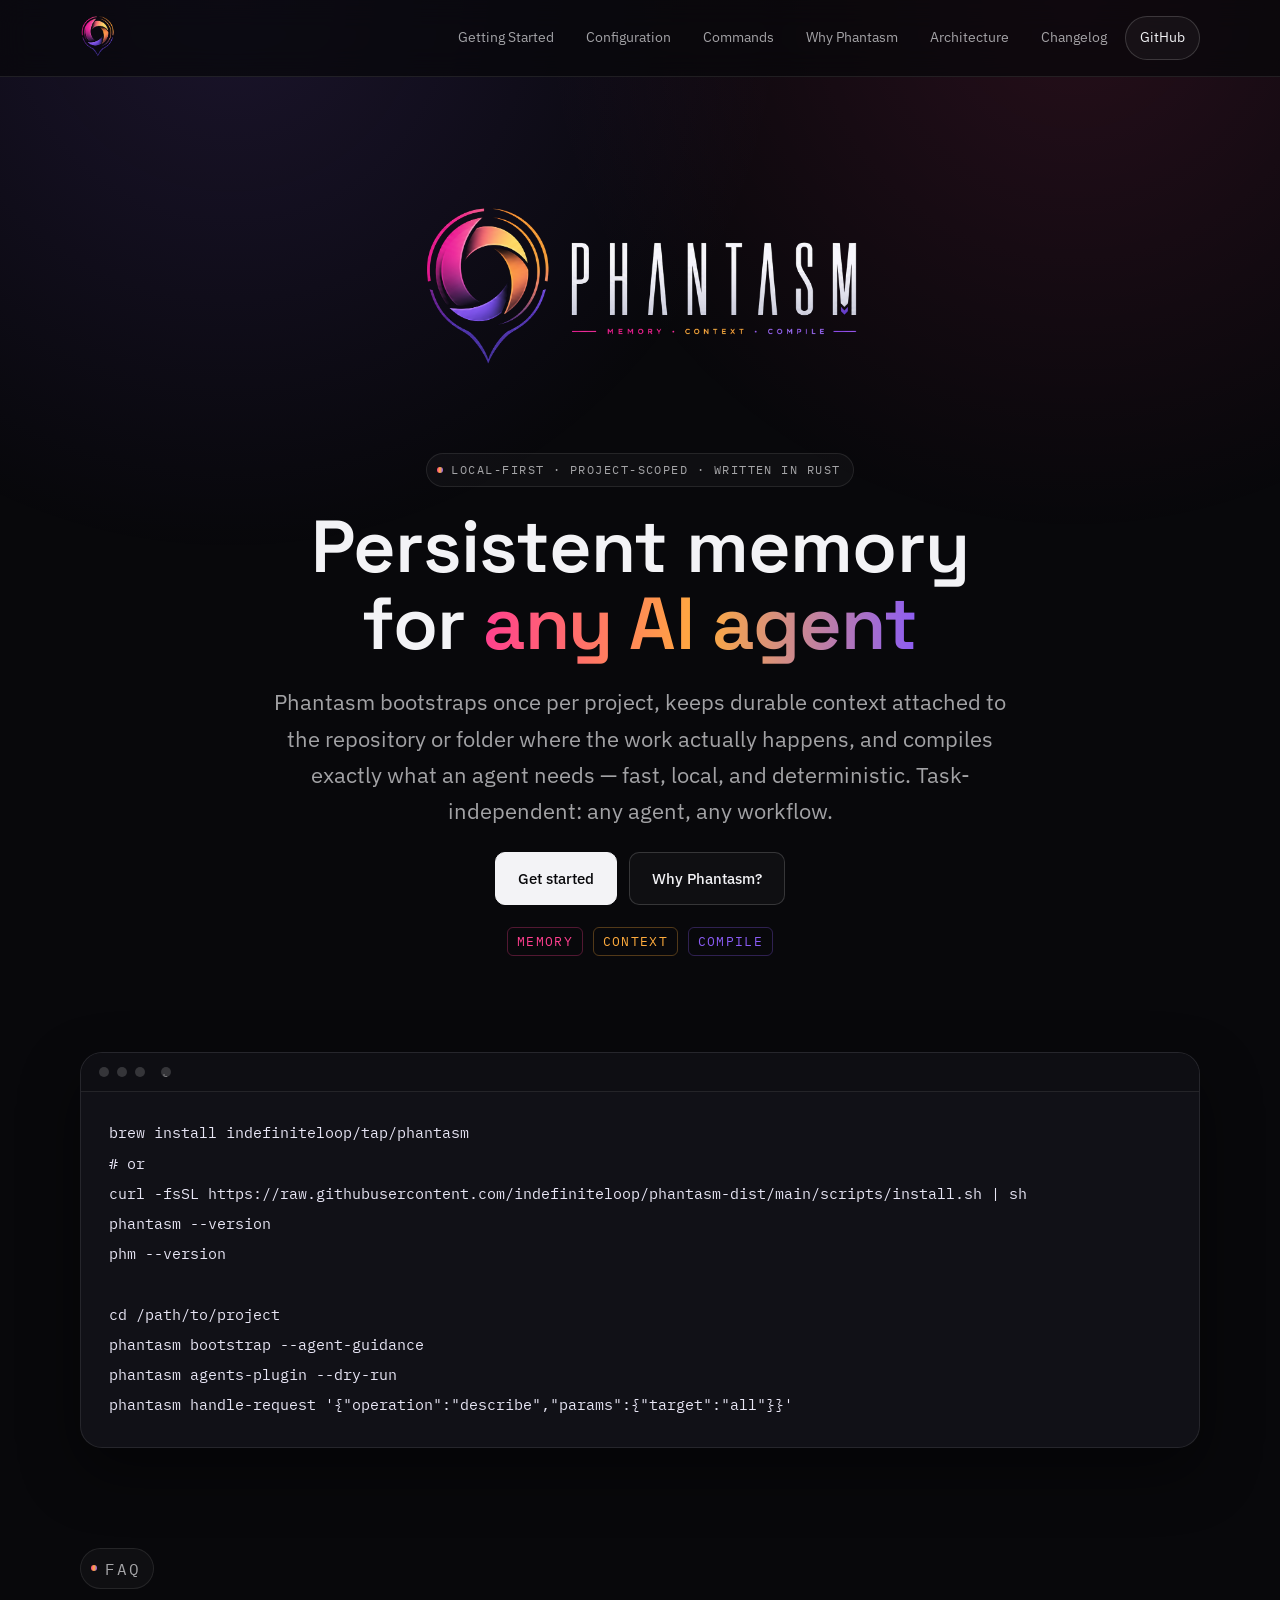
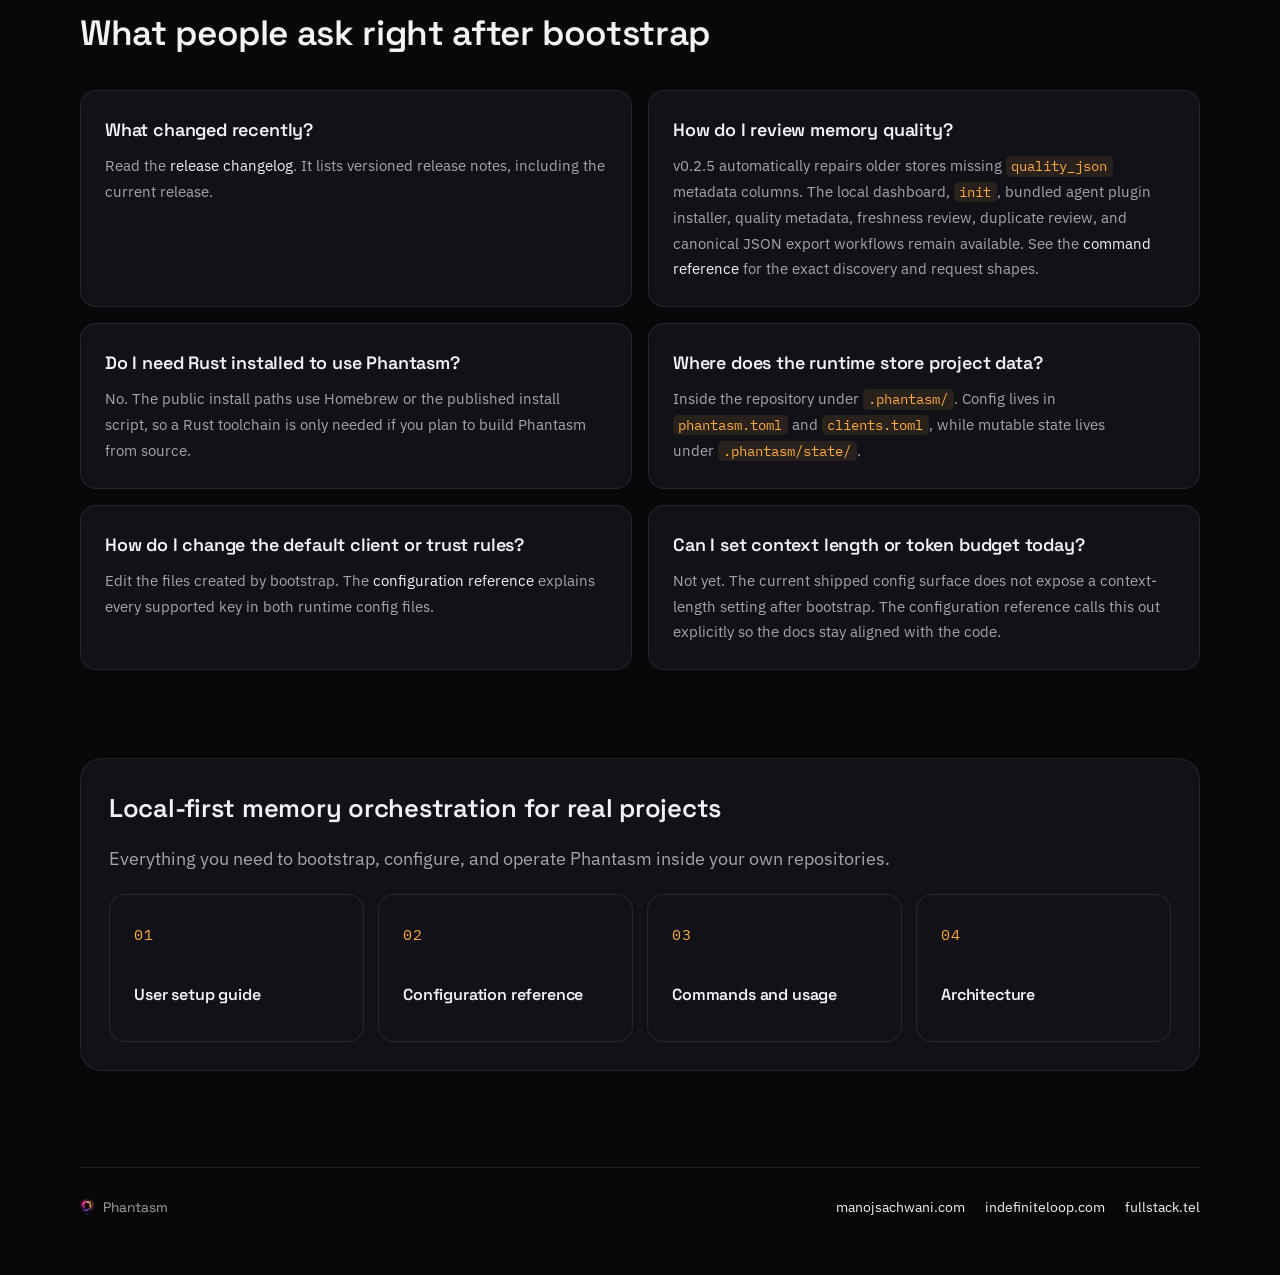
<file: site/index.html>
<!doctype html>
<html lang="en">
    <head>
        <meta charset="utf-8" />
        <meta name="viewport" content="width=device-width, initial-scale=1" />
        <title>
            Phantasm | Project-Scoped Memory Runtime for AI Agents
        </title>
        <meta
            name="description"
            content="Phantasm is a local, project-scoped memory runtime for AI agents. Bootstrap each project once, compile relevant context, and keep agent guidance tied to the project."
        />
        <meta name="robots" content="index,follow,max-image-preview:large" />
        <meta name="author" content="Manoj Sachwani" />
        <meta name="theme-color" content="#08080b" />
        <meta property="og:type" content="website" />
        <meta property="og:site_name" content="Phantasm" />
        <meta
            property="og:title"
            content="Phantasm | Project-Scoped Memory Runtime for AI Agents"
        />
        <meta
            property="og:description"
            content="Local-first memory runtime for AI agents, with repository-scoped state, explicit runtime operations, and managed agent guidance."
        />
        <meta property="og:image" content="/og/phantasm-og.svg" />
        <meta property="og:image:alt" content="Phantasm homepage preview" />
        <meta name="twitter:card" content="summary_large_image" />
        <meta
            name="twitter:title"
            content="Phantasm | Project-Scoped Memory Runtime for AI Agents"
        />
        <meta
            name="twitter:description"
            content="Local-first memory runtime for AI agents, with repository-scoped state and managed agent guidance."
        />
        <meta name="twitter:image" content="/og/phantasm-og.svg" />
        <script type="application/ld+json">
            {
                "@context": "https://schema.org",
                "@type": "SoftwareApplication",
                "name": "Phantasm",
                "applicationCategory": "DeveloperApplication",
                "operatingSystem": "macOS, Linux, Windows",
                "description": "A project-scoped memory runtime for AI agents that keeps durable context, guidance, and runtime state attached to each repository or project — for coding and beyond.",
                "url": "/",
                "author": {
                    "@type": "Person",
                    "name": "Manoj Sachwani",
                    "url": "https://manojsachwani.com"
                },
                "sameAs": [
                    "https://github.com/indefiniteloop/phantasm-dist",
                    "https://manojsachwani.com",
                    "https://indefiniteloop.com",
                    "https://fullstack.tel"
                ]
            }
        </script>
        <link rel="preconnect" href="https://fonts.googleapis.com" />
        <link rel="preconnect" href="https://fonts.gstatic.com" crossorigin />
        <link
            href="https://fonts.googleapis.com/css2?family=Space+Grotesk:wght@500;600;700&family=IBM+Plex+Sans:wght@400;500;600&family=IBM+Plex+Mono:wght@400;500&display=swap"
            rel="stylesheet"
        />
        <link rel="stylesheet" href="./styles.css" />
    </head>
    <body>
        <nav class="nav">
            <div class="nav-inner">
                <a class="nav-brand" href="./index.html"
                    ><img src="assets/phantasm-mark.png" alt="Phantasm" /></a
                >
                <div class="nav-links">
                    <a href="./getting-started.html">Getting Started</a>
                    <a href="./configuration.html">Configuration</a>
                    <a href="./commands.html">Commands</a>
                    <a href="./why-phantasm.html">Why Phantasm</a>
                    <a href="./architecture.html">Architecture</a>
                    <a href="./changelog.html">Changelog</a>
                    <a
                        class="nav-cta"
                        href="https://github.com/indefiniteloop/phantasm-dist?utm_source=phatasm"
                        target="_blank"
                        >GitHub</a
                    >
                </div>
            </div>
        </nav>

        <main class="shell">
            <section class="hero">
                <div class="hero-inner">
                    <img class="hero-logo" src="assets/phantasm-lockup-transparent.png" alt="Phantasm — Memory, Context, Compile" />
                    <p class="eyebrow">Local-first &middot; project-scoped &middot; written in Rust</p>
                    <h1>
                        Persistent memory<br />
                        for <span class="accent">any AI agent</span>
                    </h1>
                    <p class="hero-lede">
                        Phantasm bootstraps once per project, keeps durable
                        context attached to the repository or folder where
                        the work actually happens, and compiles exactly what
                        an agent needs — fast, local, and deterministic.
                        Task-independent: any agent, any workflow.
                    </p>
                    <div class="actions">
                        <a class="btn btn-primary" href="./getting-started.html">Get started</a>
                        <a class="btn btn-ghost" href="./why-phantasm.html">Why Phantasm?</a>
                    </div>
                    <div class="hero-tag">
                        <span>Memory</span>
                        <span>Context</span>
                        <span>Compile</span>
                    </div>
                </div>
            </section>

            <section class="section" aria-label="Quick install">
                <div class="code-window">
                    <div class="code-window-bar">
                        <span></span><span></span><span></span>
                        <span class="code-window-label">terminal — bootstrap</span>
                    </div>
                    <pre><code>brew install indefiniteloop/tap/phantasm
# or
curl -fsSL https://raw.githubusercontent.com/indefiniteloop/phantasm-dist/main/scripts/install.sh | sh
phantasm --version
phm --version

cd /path/to/project
phantasm bootstrap --agent-guidance
phantasm agents-plugin --dry-run
phantasm handle-request '{"operation":"describe","params":{"target":"all"}}'</code></pre>
                </div>
            </section>

            <section class="section">
                <div class="section-header">
                    <p class="eyebrow">FAQ</p>
                    <h2>What people ask right after bootstrap</h2>
                </div>
                <div class="grid-2">
                    <article class="card">
                        <h3>What changed recently?</h3>
                        <p>
                            Read the <a href="./changelog.html">release changelog</a>.
                            It lists versioned release notes, including the current
                            release.
                        </p>
                    </article>
                    <article class="card">
                        <h3>How do I review memory quality?</h3>
                        <p>
                            v0.2.5 automatically repairs older stores missing
                            <code>quality_json</code> metadata columns. The
                            local dashboard, <code>init</code>, bundled agent
                            plugin installer, quality metadata, freshness
                            review, duplicate review, and canonical JSON
                            export workflows remain available. See the
                            <a href="./commands.html">command reference</a>
                            for the exact discovery and request shapes.
                        </p>
                    </article>
                    <article class="card">
                        <h3>Do I need Rust installed to use Phantasm?</h3>
                        <p>
                            No. The public install paths use Homebrew or the
                            published install script, so a Rust toolchain is
                            only needed if you plan to build Phantasm from
                            source.
                        </p>
                    </article>
                    <article class="card">
                        <h3>Where does the runtime store project data?</h3>
                        <p>
                            Inside the repository under
                            <code>.phantasm/</code>. Config lives in
                            <code>phantasm.toml</code> and
                            <code>clients.toml</code>, while mutable state
                            lives under <code>.phantasm/state/</code>.
                        </p>
                    </article>
                    <article class="card">
                        <h3>How do I change the default client or trust rules?</h3>
                        <p>
                            Edit the files created by bootstrap. The
                            <a href="./configuration.html">configuration reference</a>
                            explains every supported key in both runtime
                            config files.
                        </p>
                    </article>
                    <article class="card">
                        <h3>Can I set context length or token budget today?</h3>
                        <p>
                            Not yet. The current shipped config surface does
                            not expose a context-length setting after
                            bootstrap. The configuration reference calls this
                            out explicitly so the docs stay aligned with the
                            code.
                        </p>
                    </article>
                </div>
            </section>

            <section class="section">
                <article class="panel">
                    <h2>Local-first memory orchestration for real projects</h2>
                    <p>Everything you need to bootstrap, configure, and operate Phantasm inside your own repositories.</p>
                    <div class="grid-4" style="margin-top: 20px;">
                        <a class="card" href="./getting-started.html">
                            <p class="card-num">01</p>
                            <h3 style="font-size: 1rem;">User setup guide</h3>
                        </a>
                        <a class="card" href="./configuration.html">
                            <p class="card-num">02</p>
                            <h3 style="font-size: 1rem;">Configuration reference</h3>
                        </a>
                        <a class="card" href="./commands.html">
                            <p class="card-num">03</p>
                            <h3 style="font-size: 1rem;">Commands and usage</h3>
                        </a>
                        <a class="card" href="./architecture.html">
                            <p class="card-num">04</p>
                            <h3 style="font-size: 1rem;">Architecture</h3>
                        </a>
                    </div>
                </article>
            </section>

            <footer class="site-footer">
                <a class="footer-brand" href="./index.html"
                    ><img src="assets/phantasm-mark.png" alt="" />Phantasm</a
                >
                <div class="site-footer-links">
                    <a href="https://manojsachwani.com?utm_source=phatasm" target="_blank">manojsachwani.com</a>
                    <a href="https://indefiniteloop.com?utm_source=phatasm" target="_blank">indefiniteloop.com</a>
                    <a href="https://fullstack.tel?utm_source=phatasm" target="_blank">fullstack.tel</a>
                </div>
            </footer>
        </main>
    </body>
</html>
</file>
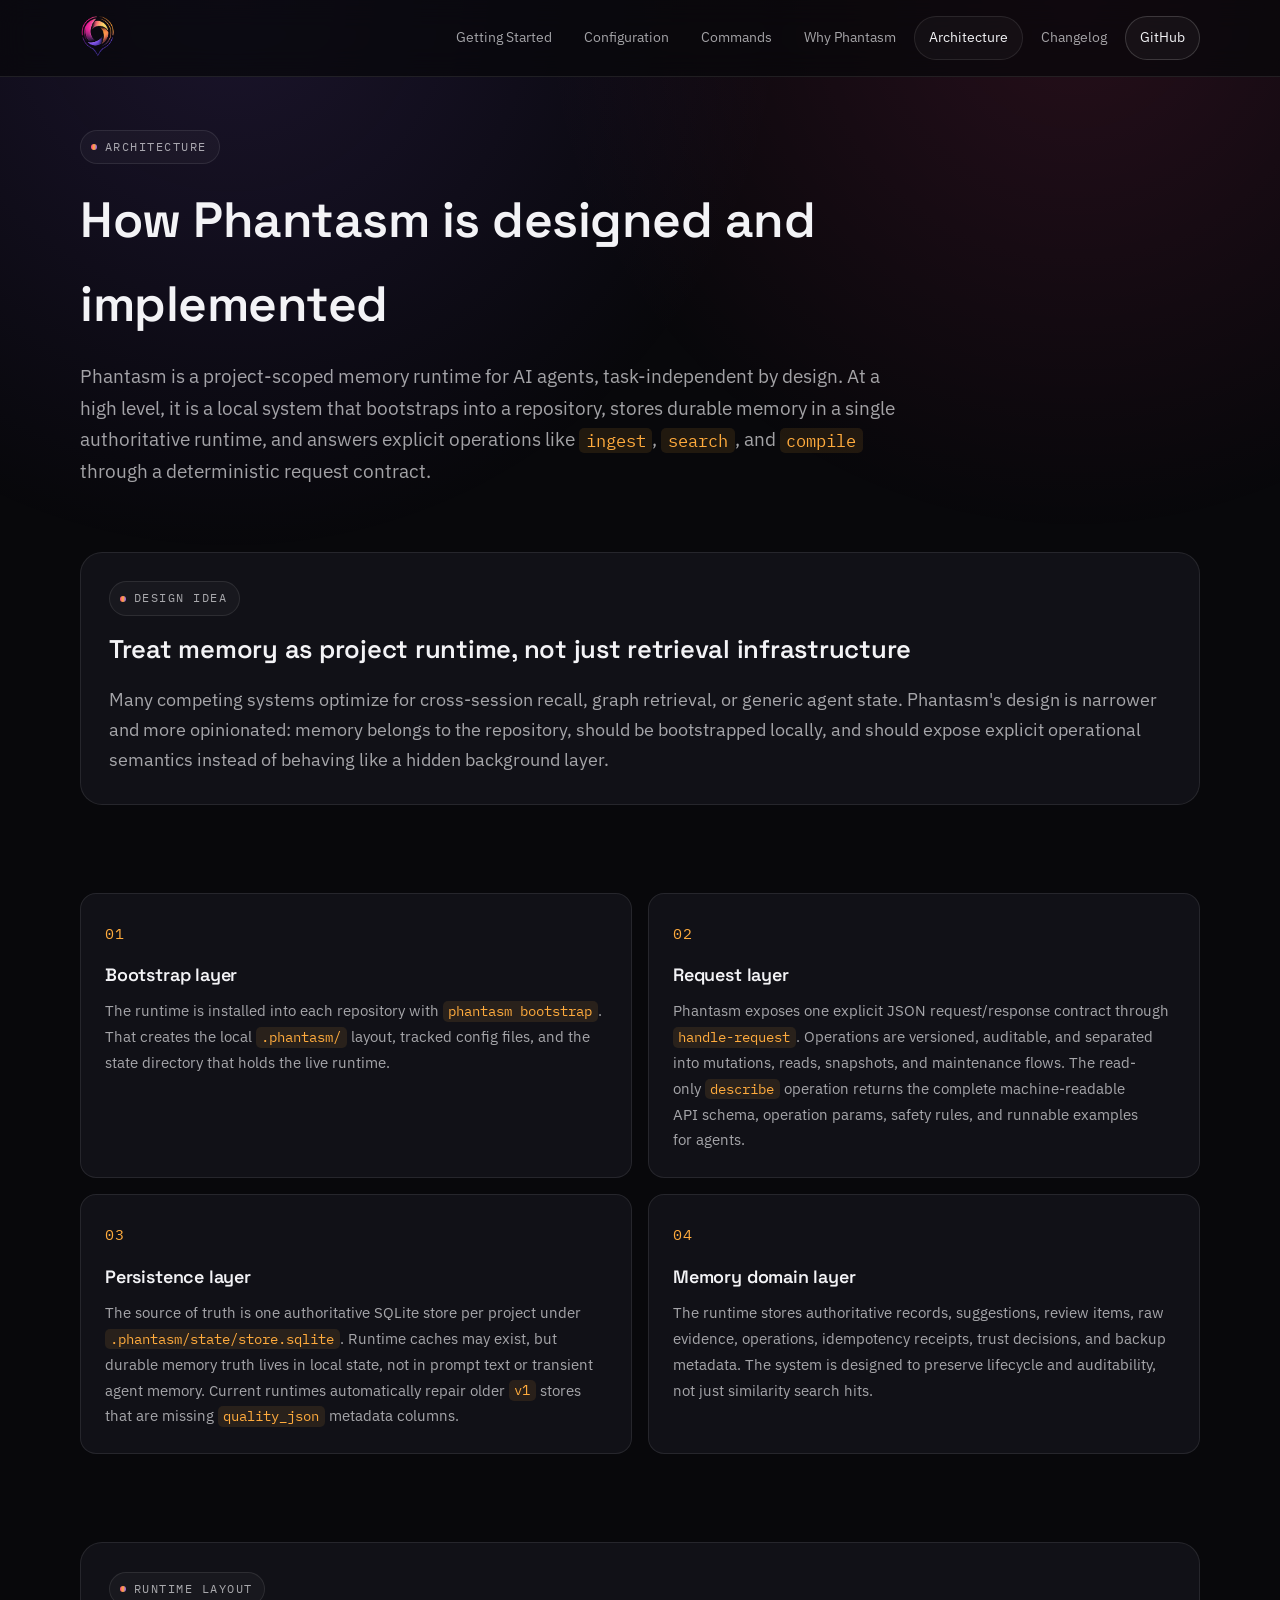
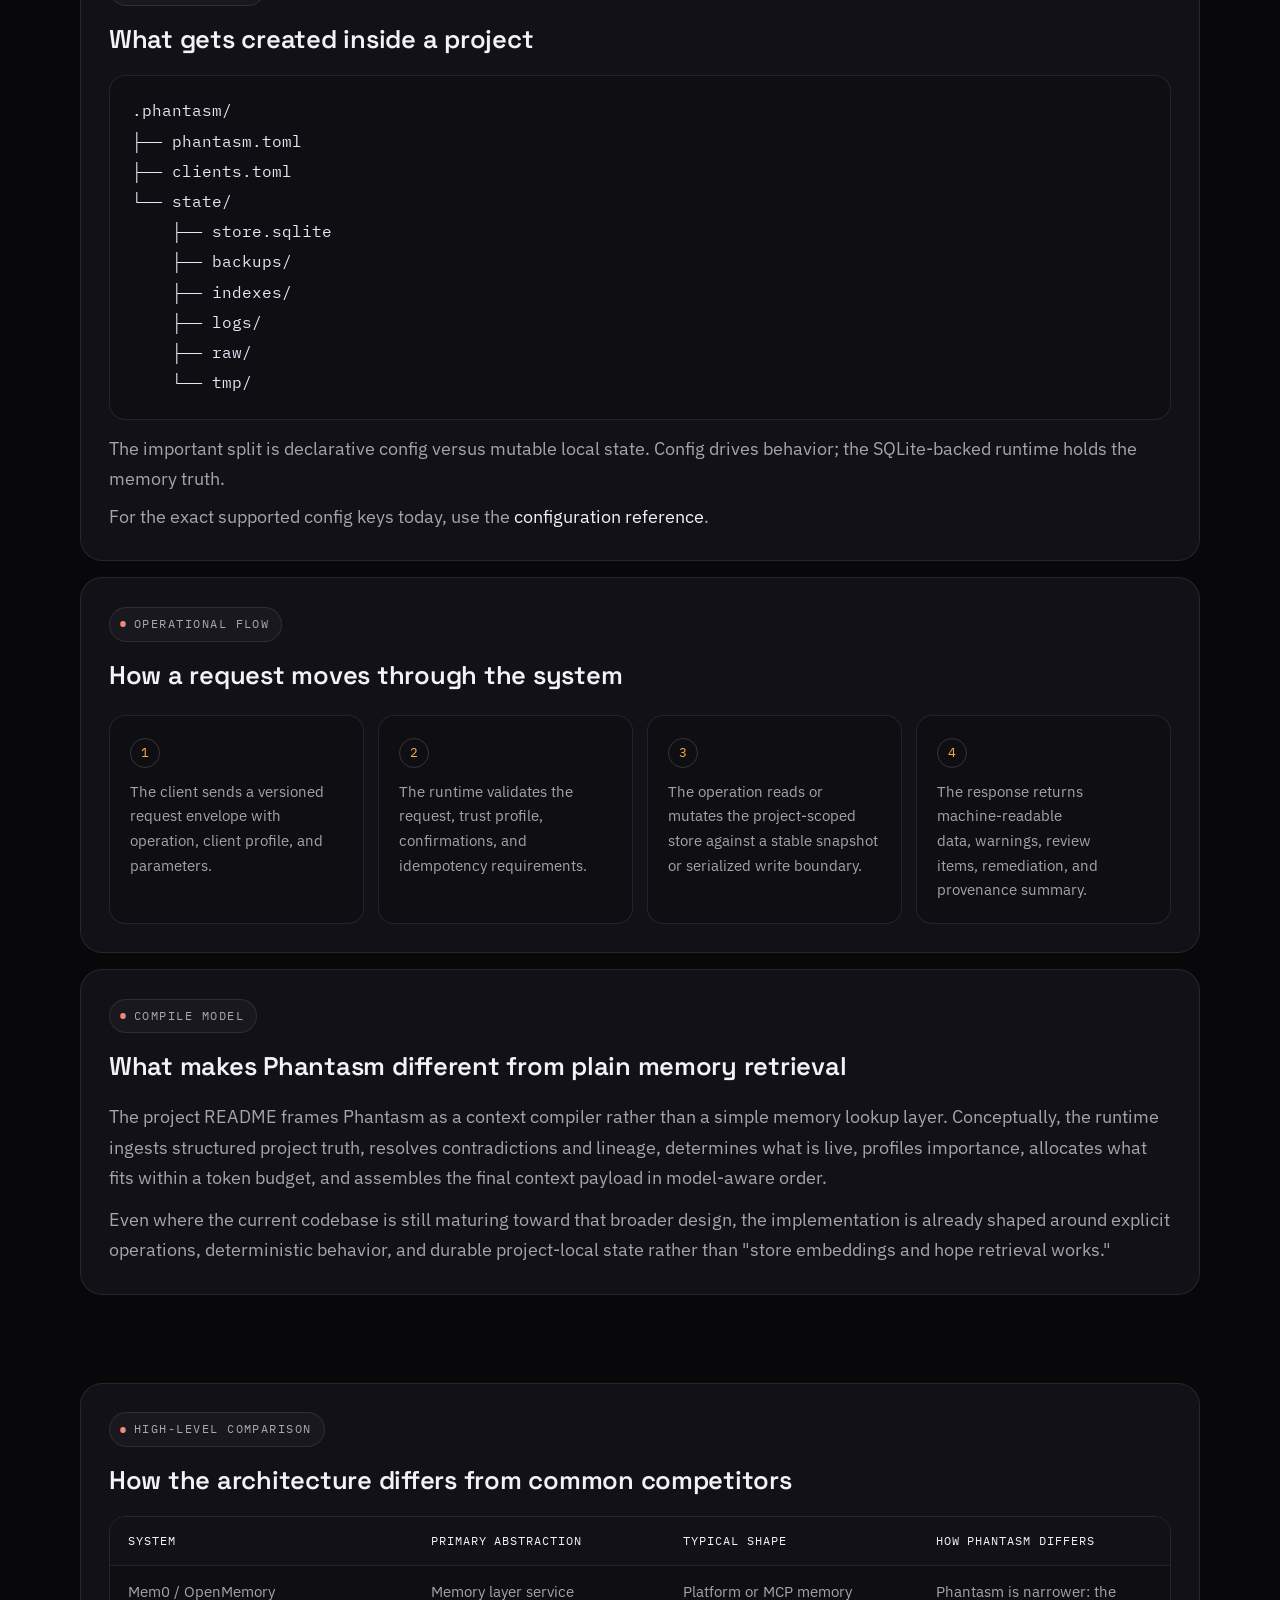
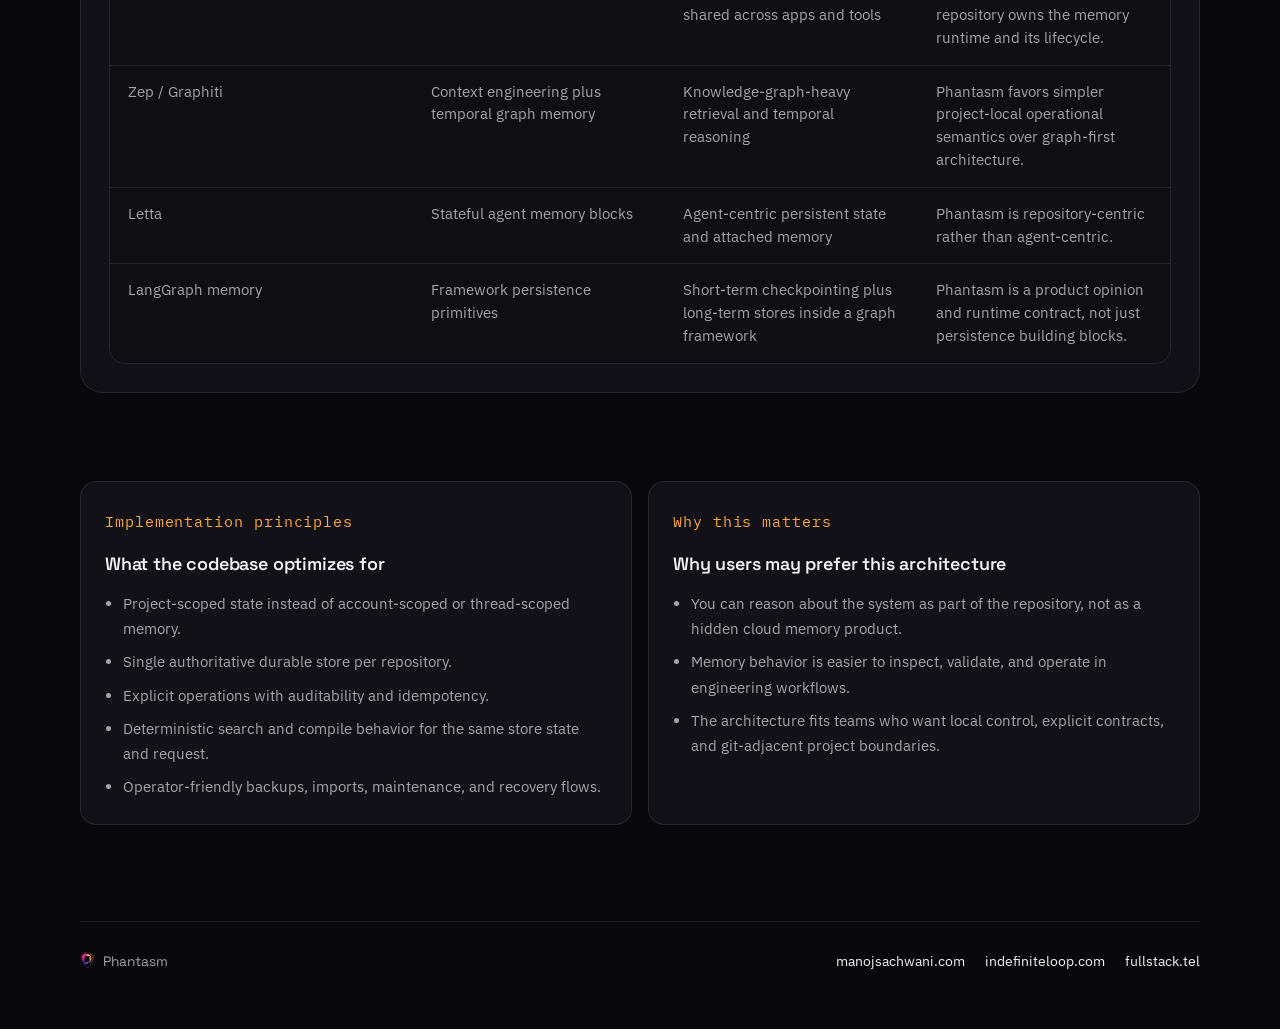
<file: site/architecture.html>
<!doctype html>
<html lang="en">
  <head>
    <meta charset="utf-8">
    <meta name="viewport" content="width=device-width, initial-scale=1">
    <title>Phantasm Architecture | Design, Runtime, and Implementation Overview</title>
    <meta name="description" content="High-level overview of the Phantasm architecture, including bootstrap flow, request contract, SQLite-backed runtime, memory model, and comparisons with competing memory systems.">
    <meta name="robots" content="index,follow,max-image-preview:large">
    <meta name="author" content="Manoj Sachwani">
    <meta name="theme-color" content="#08080b">
    <meta property="og:type" content="article">
    <meta property="og:site_name" content="Phantasm">
    <meta property="og:title" content="Phantasm Architecture | Design and Implementation Overview">
    <meta property="og:description" content="Understand how Phantasm is designed: local bootstrap, explicit runtime operations, durable SQLite state, and repository-scoped memory.">
    <meta property="og:image" content="/og/phantasm-og.svg">
    <meta property="og:image:alt" content="Phantasm architecture page preview">
    <meta name="twitter:card" content="summary_large_image">
    <meta name="twitter:title" content="Phantasm Architecture">
    <meta name="twitter:description" content="High-level design and implementation overview of the Phantasm memory runtime.">
    <meta name="twitter:image" content="/og/phantasm-og.svg">
    <script type="application/ld+json">
      {
        "@context": "https://schema.org",
        "@type": "TechArticle",
        "headline": "Phantasm Architecture",
        "description": "High-level architecture, design, and implementation overview for the Phantasm project memory runtime.",
        "author": { "@type": "Person", "name": "Manoj Sachwani", "url": "https://manojsachwani.com" },
        "publisher": { "@type": "Organization", "name": "Phantasm" }
      }
    </script>
    <link rel="preconnect" href="https://fonts.googleapis.com">
    <link rel="preconnect" href="https://fonts.gstatic.com" crossorigin>
    <link href="https://fonts.googleapis.com/css2?family=Space+Grotesk:wght@500;600;700&family=IBM+Plex+Sans:wght@400;500;600&family=IBM+Plex+Mono:wght@400;500&display=swap" rel="stylesheet">
    <link rel="stylesheet" href="./styles.css">
  </head>
  <body>
    <nav class="nav">
      <div class="nav-inner">
        <a class="nav-brand" href="./index.html"><img src="assets/phantasm-mark.png" alt="Phantasm"></a>
        <div class="nav-links">
          <a href="./getting-started.html">Getting Started</a>
          <a href="./configuration.html">Configuration</a>
          <a href="./commands.html">Commands</a>
          <a href="./why-phantasm.html">Why Phantasm</a>
          <a href="./architecture.html" class="is-current">Architecture</a>
          <a href="./changelog.html">Changelog</a>
          <a class="nav-cta" href="https://github.com/indefiniteloop/phantasm-dist?utm_source=phatasm" target="_blank">GitHub</a>
        </div>
      </div>
    </nav>

    <main class="shell">
      <header class="page-header page-header-wide">
        <p class="eyebrow">Architecture</p>
        <h1>How Phantasm is designed and implemented</h1>
        <p class="page-lede">
          Phantasm is a project-scoped memory runtime for AI agents, task-independent by design. At a high level, it is a
          local system that bootstraps into a repository, stores durable memory in a single
          authoritative runtime, and answers explicit operations like <code>ingest</code>,
          <code>search</code>, and <code>compile</code> through a deterministic request contract.
        </p>
      </header>

      <section class="section-first">
        <div class="panel">
          <p class="eyebrow" style="margin-bottom: 12px;">Design idea</p>
          <h2>Treat memory as project runtime, not just retrieval infrastructure</h2>
          <p>
            Many competing systems optimize for cross-session recall, graph retrieval, or generic
            agent state. Phantasm's design is narrower and more opinionated: memory belongs to the
            repository, should be bootstrapped locally, and should expose explicit operational
            semantics instead of behaving like a hidden background layer.
          </p>
        </div>
      </section>

      <section class="section">
        <div class="grid-2">
          <article class="card">
            <p class="card-num">01</p>
            <h2>Bootstrap layer</h2>
            <p>
              The runtime is installed into each repository with <code>phantasm bootstrap</code>.
              That creates the local <code>.phantasm/</code> layout, tracked config files, and the
              state directory that holds the live runtime.
            </p>
          </article>
          <article class="card">
            <p class="card-num">02</p>
            <h2>Request layer</h2>
            <p>
              Phantasm exposes one explicit JSON request/response contract through
              <code>handle-request</code>. Operations are versioned, auditable, and separated into
              mutations, reads, snapshots, and maintenance flows.
              The read-only <code>describe</code> operation returns the complete machine-readable
              API schema, operation params, safety rules, and runnable examples for agents.
            </p>
          </article>
          <article class="card">
            <p class="card-num">03</p>
            <h2>Persistence layer</h2>
            <p>
              The source of truth is one authoritative SQLite store per project under
              <code>.phantasm/state/store.sqlite</code>. Runtime caches may exist, but durable memory
              truth lives in local state, not in prompt text or transient agent memory. Current
              runtimes automatically repair older <code>v1</code> stores that are missing
              <code>quality_json</code> metadata columns.
            </p>
          </article>
          <article class="card">
            <p class="card-num">04</p>
            <h2>Memory domain layer</h2>
            <p>
              The runtime stores authoritative records, suggestions, review items, raw evidence,
              operations, idempotency receipts, trust decisions, and backup metadata. The system is
              designed to preserve lifecycle and auditability, not just similarity search hits.
            </p>
          </article>
        </div>
      </section>

      <section class="section">
        <div class="panel">
          <p class="eyebrow" style="margin-bottom: 12px;">Runtime layout</p>
          <h2>What gets created inside a project</h2>
          <pre><code>.phantasm/
├── phantasm.toml
├── clients.toml
└── state/
    ├── store.sqlite
    ├── backups/
    ├── indexes/
    ├── logs/
    ├── raw/
    └── tmp/</code></pre>
          <p style="margin-top: 14px;">
            The important split is declarative config versus mutable local state. Config drives
            behavior; the SQLite-backed runtime holds the memory truth.
          </p>
          <p style="margin-top: 8px;">
            For the exact supported config keys today, use the
            <a href="./configuration.html">configuration reference</a>.
          </p>
        </div>

        <div class="panel">
          <p class="eyebrow" style="margin-bottom: 12px;">Operational flow</p>
          <h2>How a request moves through the system</h2>
          <div class="flow-steps" style="margin-top: 18px;">
            <article class="flow-step">
              <span>1</span>
              <p>The client sends a versioned request envelope with operation, client profile, and parameters.</p>
            </article>
            <article class="flow-step">
              <span>2</span>
              <p>The runtime validates the request, trust profile, confirmations, and idempotency requirements.</p>
            </article>
            <article class="flow-step">
              <span>3</span>
              <p>The operation reads or mutates the project-scoped store against a stable snapshot or serialized write boundary.</p>
            </article>
            <article class="flow-step">
              <span>4</span>
              <p>The response returns machine-readable data, warnings, review items, remediation, and provenance summary.</p>
            </article>
          </div>
        </div>

        <div class="panel">
          <p class="eyebrow" style="margin-bottom: 12px;">Compile model</p>
          <h2>What makes Phantasm different from plain memory retrieval</h2>
          <p>
            The project README frames Phantasm as a context compiler rather than a simple memory
            lookup layer. Conceptually, the runtime ingests structured project truth, resolves
            contradictions and lineage, determines what is live, profiles importance, allocates what
            fits within a token budget, and assembles the final context payload in model-aware order.
          </p>
          <p style="margin-top: 12px;">
            Even where the current codebase is still maturing toward that broader design, the
            implementation is already shaped around explicit operations, deterministic behavior, and
            durable project-local state rather than "store embeddings and hope retrieval works."
          </p>
        </div>
      </section>

      <section class="section">
        <div class="panel">
          <p class="eyebrow" style="margin-bottom: 12px;">High-level comparison</p>
          <h2>How the architecture differs from common competitors</h2>
          <div class="matrix-table" role="table" aria-label="Architecture comparison table">
            <div class="matrix-row matrix-head" role="row">
              <div role="columnheader">System</div>
              <div role="columnheader">Primary abstraction</div>
              <div role="columnheader">Typical shape</div>
              <div role="columnheader">How Phantasm differs</div>
            </div>
            <div class="matrix-row" role="row">
              <div role="cell">Mem0 / OpenMemory</div>
              <div role="cell">Memory layer service</div>
              <div role="cell">Platform or MCP memory shared across apps and tools</div>
              <div role="cell">Phantasm is narrower: the repository owns the memory runtime and its lifecycle.</div>
            </div>
            <div class="matrix-row" role="row">
              <div role="cell">Zep / Graphiti</div>
              <div role="cell">Context engineering plus temporal graph memory</div>
              <div role="cell">Knowledge-graph-heavy retrieval and temporal reasoning</div>
              <div role="cell">Phantasm favors simpler project-local operational semantics over graph-first architecture.</div>
            </div>
            <div class="matrix-row" role="row">
              <div role="cell">Letta</div>
              <div role="cell">Stateful agent memory blocks</div>
              <div role="cell">Agent-centric persistent state and attached memory</div>
              <div role="cell">Phantasm is repository-centric rather than agent-centric.</div>
            </div>
            <div class="matrix-row" role="row">
              <div role="cell">LangGraph memory</div>
              <div role="cell">Framework persistence primitives</div>
              <div role="cell">Short-term checkpointing plus long-term stores inside a graph framework</div>
              <div role="cell">Phantasm is a product opinion and runtime contract, not just persistence building blocks.</div>
            </div>
          </div>
        </div>
      </section>

      <section class="section">
        <div class="grid-2">
          <article class="card">
            <p class="card-num">Implementation principles</p>
            <h2>What the codebase optimizes for</h2>
            <ul>
              <li>Project-scoped state instead of account-scoped or thread-scoped memory.</li>
              <li>Single authoritative durable store per repository.</li>
              <li>Explicit operations with auditability and idempotency.</li>
              <li>Deterministic search and compile behavior for the same store state and request.</li>
              <li>Operator-friendly backups, imports, maintenance, and recovery flows.</li>
            </ul>
          </article>
          <article class="card">
            <p class="card-num">Why this matters</p>
            <h2>Why users may prefer this architecture</h2>
            <ul>
              <li>You can reason about the system as part of the repository, not as a hidden cloud memory product.</li>
              <li>Memory behavior is easier to inspect, validate, and operate in engineering workflows.</li>
              <li>The architecture fits teams who want local control, explicit contracts, and git-adjacent project boundaries.</li>
            </ul>
          </article>
        </div>
      </section>

      <footer class="site-footer">
        <a class="footer-brand" href="./index.html"><img src="assets/phantasm-mark.png" alt="">Phantasm</a>
        <div class="site-footer-links">
          <a href="https://manojsachwani.com?utm_source=phatasm" target="_blank">manojsachwani.com</a>
          <a href="https://indefiniteloop.com?utm_source=phatasm" target="_blank">indefiniteloop.com</a>
          <a href="https://fullstack.tel?utm_source=phatasm" target="_blank">fullstack.tel</a>
        </div>
      </footer>
    </main>
  </body>
</html>
</file>
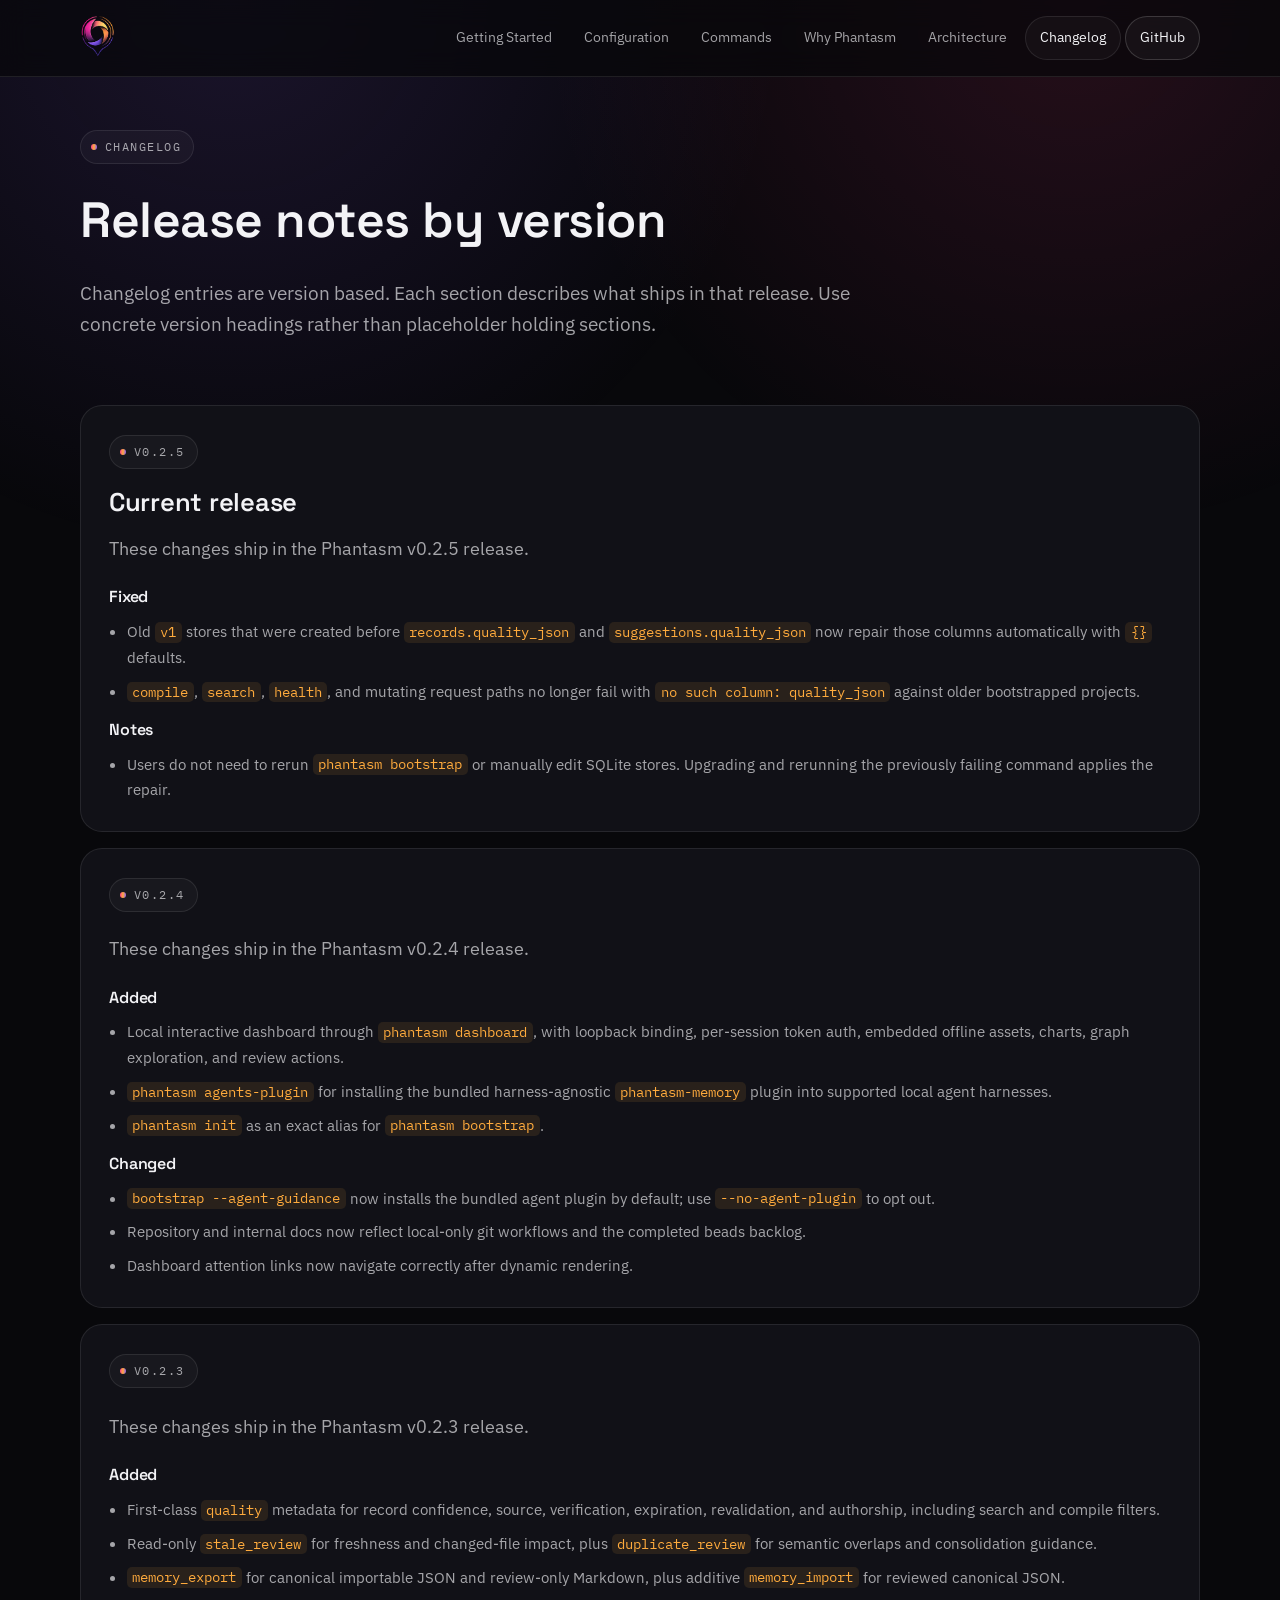
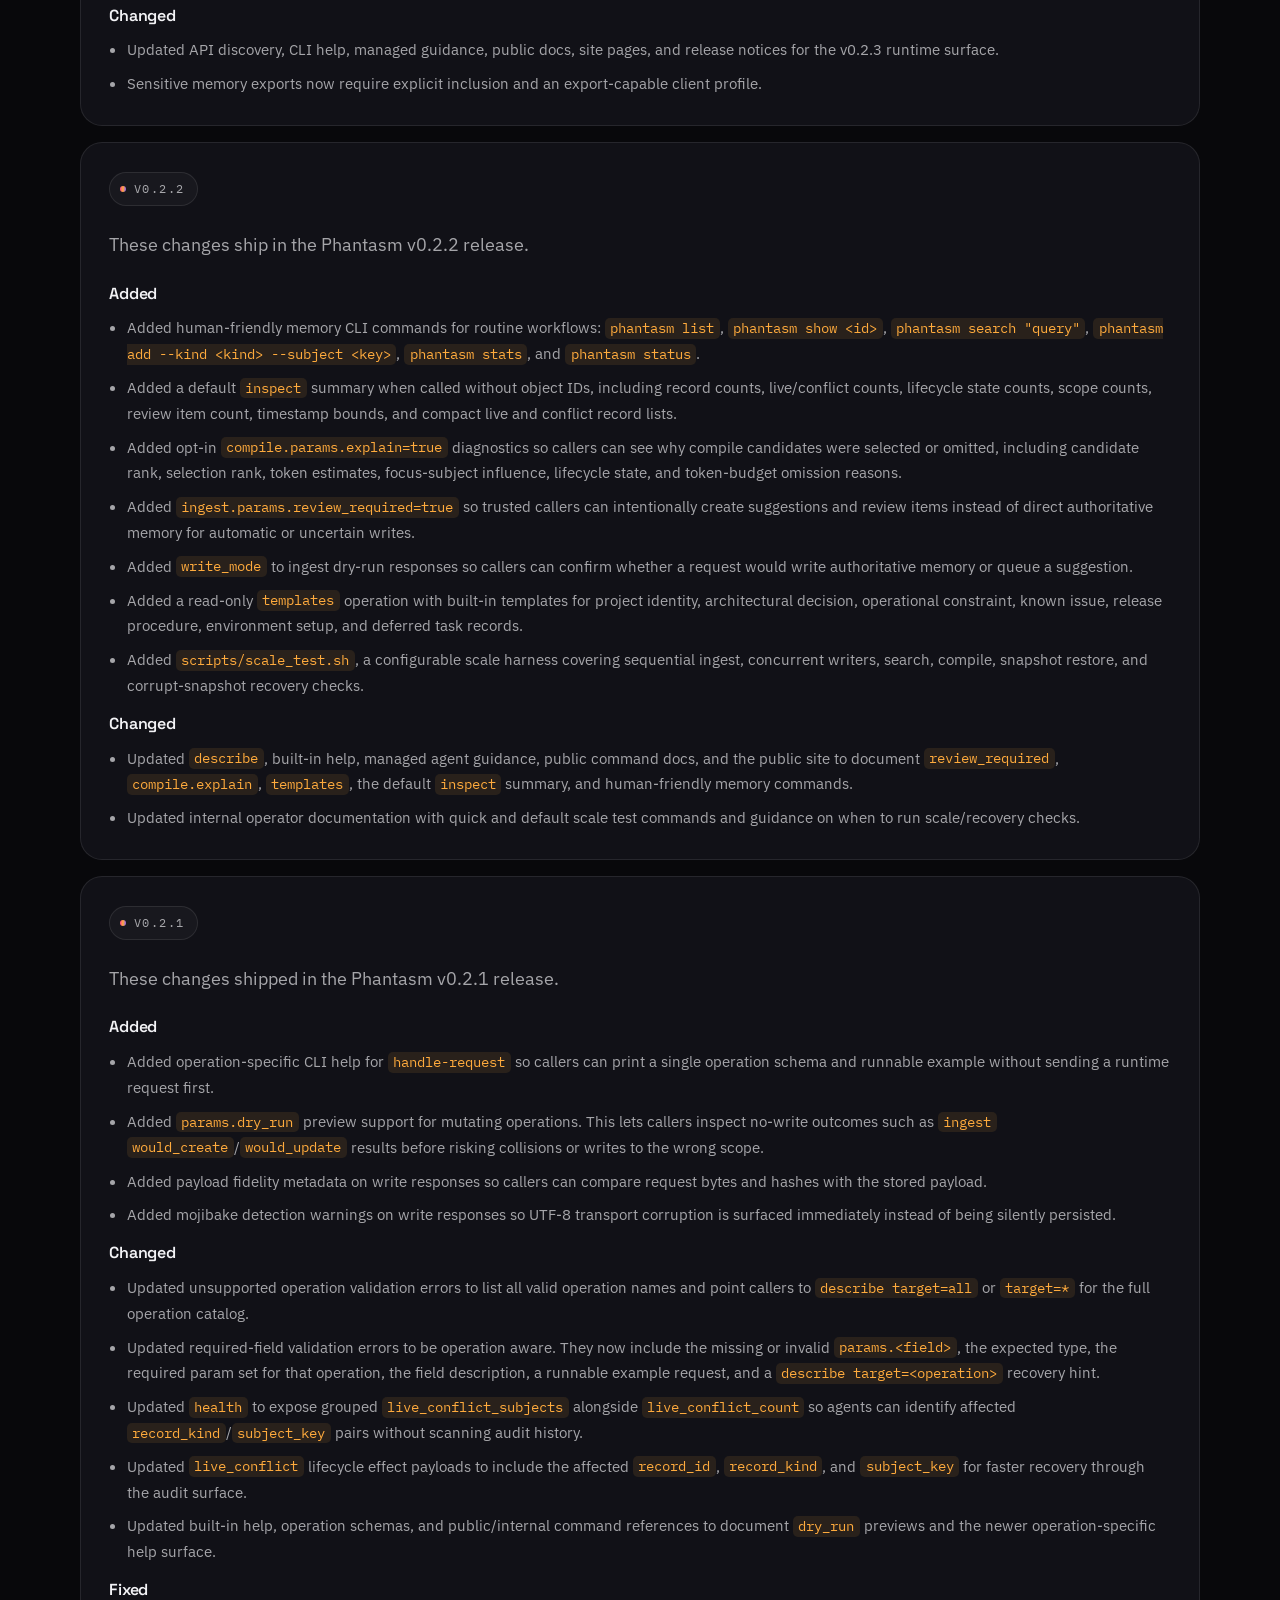
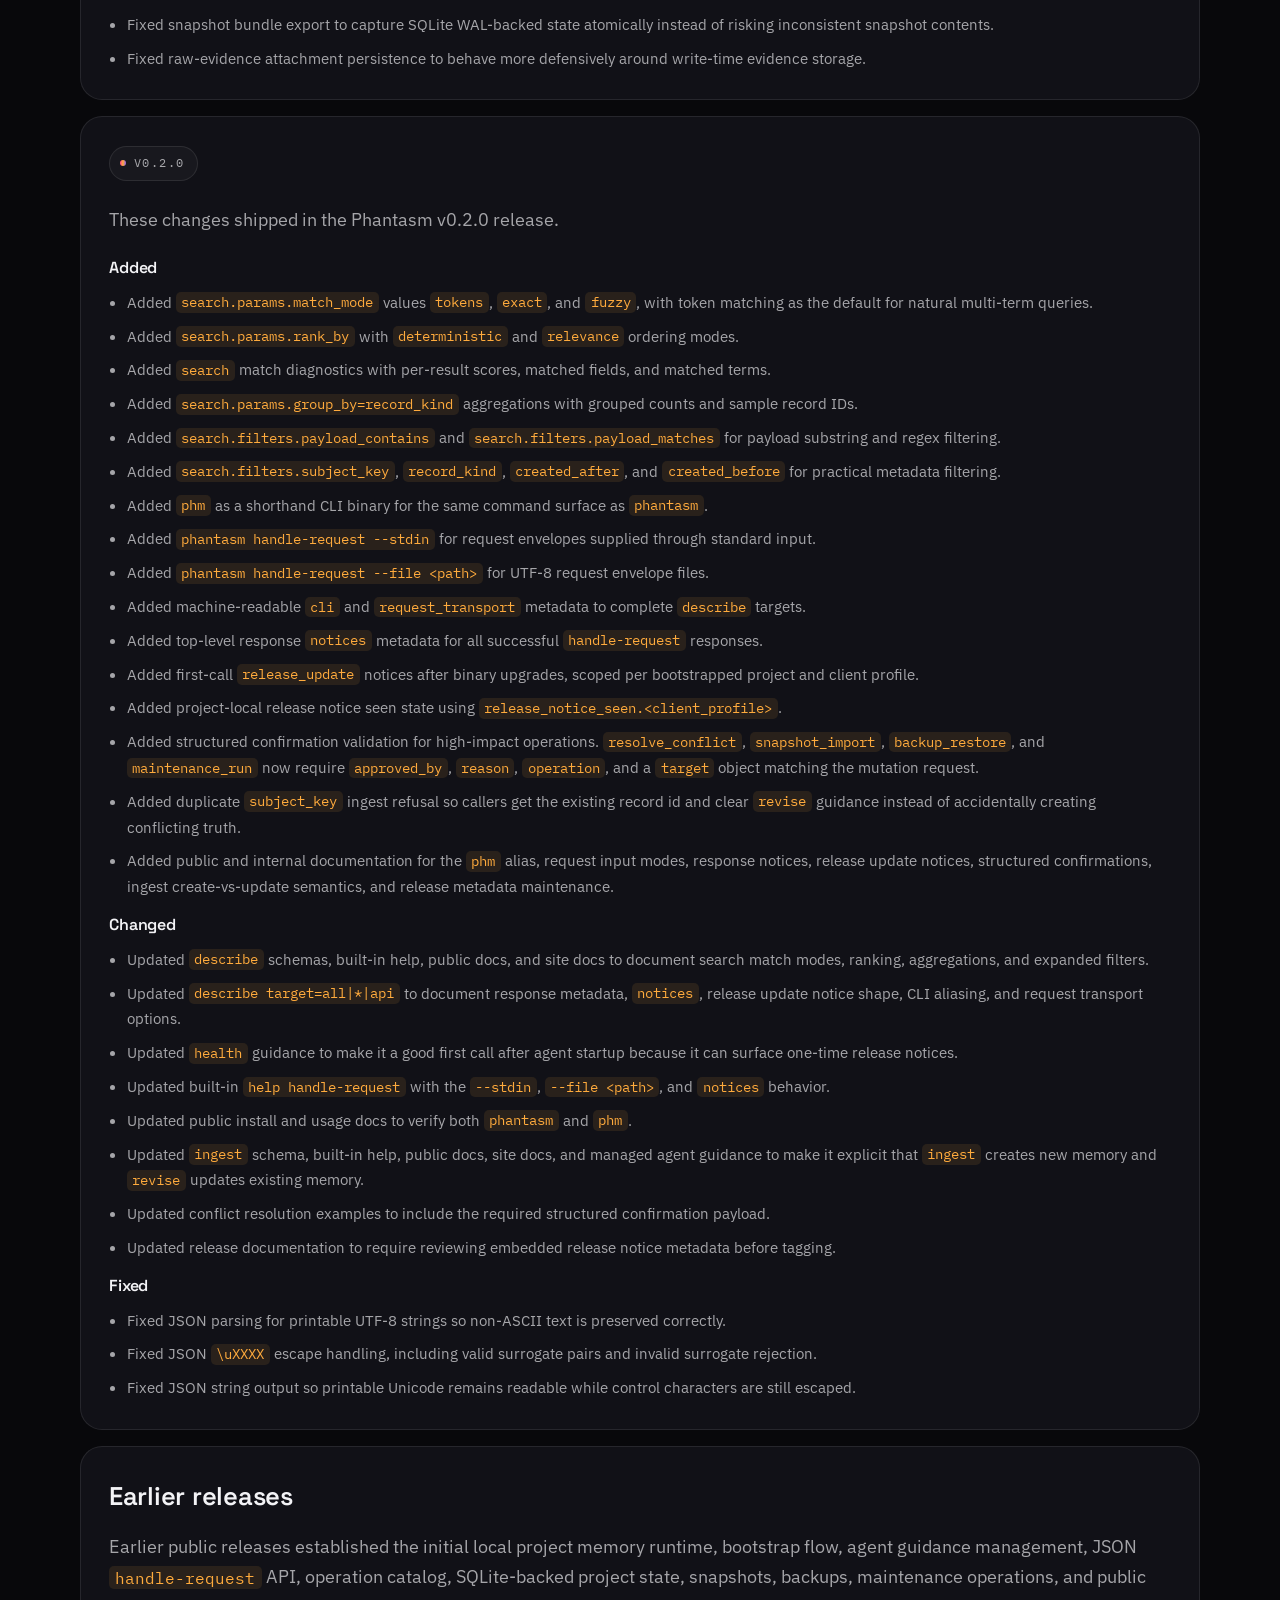
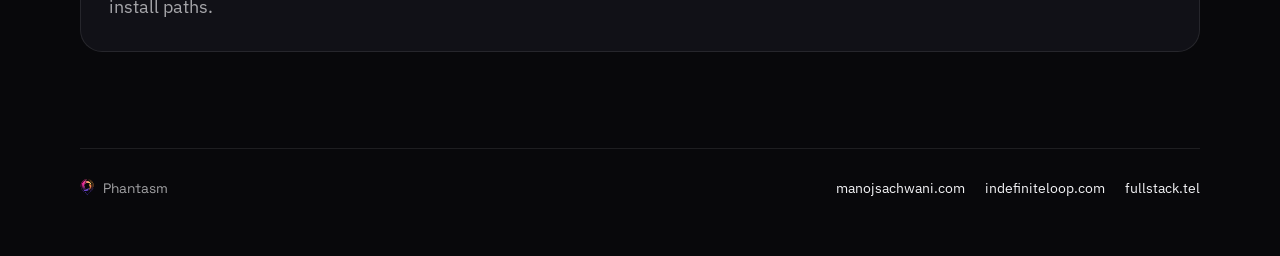
<file: site/changelog.html>
<!doctype html>
<html lang="en">
  <head>
    <meta charset="utf-8">
    <meta name="viewport" content="width=device-width, initial-scale=1">
    <title>Phantasm Changelog | Release Notes</title>
    <meta name="description" content="Release-based changelog for Phantasm, including CLI, runtime API, documentation, and bug fix changes by version.">
    <meta name="robots" content="index,follow,max-image-preview:large">
    <meta name="author" content="Manoj Sachwani">
    <meta name="theme-color" content="#08080b">
    <meta property="og:type" content="article">
    <meta property="og:site_name" content="Phantasm">
    <meta property="og:title" content="Phantasm Changelog">
    <meta property="og:description" content="Release notes for Phantasm by version.">
    <meta property="og:image" content="/og/phantasm-og.svg">
    <meta property="og:image:alt" content="Phantasm changelog page preview">
    <meta name="twitter:card" content="summary_large_image">
    <meta name="twitter:title" content="Phantasm Changelog">
    <meta name="twitter:description" content="Release notes for Phantasm by version.">
    <meta name="twitter:image" content="/og/phantasm-og.svg">
    <script type="application/ld+json">
      {
        "@context": "https://schema.org",
        "@type": "TechArticle",
        "headline": "Phantasm Changelog",
        "description": "Release-based changelog for Phantasm.",
        "author": { "@type": "Person", "name": "Manoj Sachwani", "url": "https://manojsachwani.com" },
        "publisher": { "@type": "Organization", "name": "Phantasm" }
      }
    </script>
    <link rel="preconnect" href="https://fonts.googleapis.com">
    <link rel="preconnect" href="https://fonts.gstatic.com" crossorigin>
    <link href="https://fonts.googleapis.com/css2?family=Space+Grotesk:wght@500;600;700&family=IBM+Plex+Sans:wght@400;500;600&family=IBM+Plex+Mono:wght@400;500&display=swap" rel="stylesheet">
    <link rel="stylesheet" href="./styles.css">
  </head>
  <body>
    <nav class="nav">
      <div class="nav-inner">
        <a class="nav-brand" href="./index.html"><img src="assets/phantasm-mark.png" alt="Phantasm"></a>
        <div class="nav-links">
          <a href="./getting-started.html">Getting Started</a>
          <a href="./configuration.html">Configuration</a>
          <a href="./commands.html">Commands</a>
          <a href="./why-phantasm.html">Why Phantasm</a>
          <a href="./architecture.html">Architecture</a>
          <a href="./changelog.html" class="is-current">Changelog</a>
          <a class="nav-cta" href="https://github.com/indefiniteloop/phantasm-dist?utm_source=phatasm" target="_blank">GitHub</a>
        </div>
      </div>
    </nav>

    <main class="shell">
      <header class="page-header page-header-wide">
        <p class="eyebrow">Changelog</p>
        <h1>Release notes by version</h1>
        <p class="page-lede">
          Changelog entries are version based. Each section describes what ships in that release.
          Use concrete version headings rather than placeholder holding sections.
        </p>
      </header>

      <section class="section-first">
        <div class="panel">
          <p class="eyebrow" style="margin-bottom: 12px;">v0.2.5</p>
          <h2 style="margin-bottom: 0;">Current release</h2>
          <p style="margin-top: 10px;">These changes ship in the Phantasm v0.2.5 release.</p>
          <h3>Fixed</h3>
          <ul class="list-tight">
            <li>Old <code>v1</code> stores that were created before <code>records.quality_json</code> and <code>suggestions.quality_json</code> now repair those columns automatically with <code>{}</code> defaults.</li>
            <li><code>compile</code>, <code>search</code>, <code>health</code>, and mutating request paths no longer fail with <code>no such column: quality_json</code> against older bootstrapped projects.</li>
          </ul>
          <h3>Notes</h3>
          <ul class="list-tight">
            <li>Users do not need to rerun <code>phantasm bootstrap</code> or manually edit SQLite stores. Upgrading and rerunning the previously failing command applies the repair.</li>
          </ul>
        </div>

        <div class="panel">
          <p class="eyebrow" style="margin-bottom: 12px;">v0.2.4</p>
          <p style="margin-top: 10px;">These changes ship in the Phantasm v0.2.4 release.</p>
          <h3>Added</h3>
          <ul class="list-tight">
            <li>Local interactive dashboard through <code>phantasm dashboard</code>, with loopback binding, per-session token auth, embedded offline assets, charts, graph exploration, and review actions.</li>
            <li><code>phantasm agents-plugin</code> for installing the bundled harness-agnostic <code>phantasm-memory</code> plugin into supported local agent harnesses.</li>
            <li><code>phantasm init</code> as an exact alias for <code>phantasm bootstrap</code>.</li>
          </ul>
          <h3>Changed</h3>
          <ul class="list-tight">
            <li><code>bootstrap --agent-guidance</code> now installs the bundled agent plugin by default; use <code>--no-agent-plugin</code> to opt out.</li>
            <li>Repository and internal docs now reflect local-only git workflows and the completed beads backlog.</li>
            <li>Dashboard attention links now navigate correctly after dynamic rendering.</li>
          </ul>
        </div>

        <div class="panel">
          <p class="eyebrow" style="margin-bottom: 12px;">v0.2.3</p>
          <p>These changes ship in the Phantasm v0.2.3 release.</p>
          <h3>Added</h3>
          <ul class="list-tight">
            <li>First-class <code>quality</code> metadata for record confidence, source, verification, expiration, revalidation, and authorship, including search and compile filters.</li>
            <li>Read-only <code>stale_review</code> for freshness and changed-file impact, plus <code>duplicate_review</code> for semantic overlaps and consolidation guidance.</li>
            <li><code>memory_export</code> for canonical importable JSON and review-only Markdown, plus additive <code>memory_import</code> for reviewed canonical JSON.</li>
          </ul>
          <h3>Changed</h3>
          <ul class="list-tight">
            <li>Updated API discovery, CLI help, managed guidance, public docs, site pages, and release notices for the v0.2.3 runtime surface.</li>
            <li>Sensitive memory exports now require explicit inclusion and an export-capable client profile.</li>
          </ul>
        </div>

        <div class="panel">
          <p class="eyebrow" style="margin-bottom: 12px;">v0.2.2</p>
          <p>These changes ship in the Phantasm v0.2.2 release.</p>
          <h3>Added</h3>
          <ul class="list-tight">
            <li>Added human-friendly memory CLI commands for routine workflows: <code>phantasm list</code>, <code>phantasm show &lt;id&gt;</code>, <code>phantasm search "query"</code>, <code>phantasm add --kind &lt;kind&gt; --subject &lt;key&gt;</code>, <code>phantasm stats</code>, and <code>phantasm status</code>.</li>
            <li>Added a default <code>inspect</code> summary when called without object IDs, including record counts, live/conflict counts, lifecycle state counts, scope counts, review item count, timestamp bounds, and compact live and conflict record lists.</li>
            <li>Added opt-in <code>compile.params.explain=true</code> diagnostics so callers can see why compile candidates were selected or omitted, including candidate rank, selection rank, token estimates, focus-subject influence, lifecycle state, and token-budget omission reasons.</li>
            <li>Added <code>ingest.params.review_required=true</code> so trusted callers can intentionally create suggestions and review items instead of direct authoritative memory for automatic or uncertain writes.</li>
            <li>Added <code>write_mode</code> to ingest dry-run responses so callers can confirm whether a request would write authoritative memory or queue a suggestion.</li>
            <li>Added a read-only <code>templates</code> operation with built-in templates for project identity, architectural decision, operational constraint, known issue, release procedure, environment setup, and deferred task records.</li>
            <li>Added <code>scripts/scale_test.sh</code>, a configurable scale harness covering sequential ingest, concurrent writers, search, compile, snapshot restore, and corrupt-snapshot recovery checks.</li>
          </ul>
          <h3>Changed</h3>
          <ul class="list-tight">
            <li>Updated <code>describe</code>, built-in help, managed agent guidance, public command docs, and the public site to document <code>review_required</code>, <code>compile.explain</code>, <code>templates</code>, the default <code>inspect</code> summary, and human-friendly memory commands.</li>
            <li>Updated internal operator documentation with quick and default scale test commands and guidance on when to run scale/recovery checks.</li>
          </ul>
        </div>

        <div class="panel">
          <p class="eyebrow" style="margin-bottom: 12px;">v0.2.1</p>
          <p>These changes shipped in the Phantasm v0.2.1 release.</p>
          <h3>Added</h3>
          <ul class="list-tight">
            <li>Added operation-specific CLI help for <code>handle-request</code> so callers can print a single operation schema and runnable example without sending a runtime request first.</li>
            <li>Added <code>params.dry_run</code> preview support for mutating operations. This lets callers inspect no-write outcomes such as <code>ingest</code> <code>would_create</code>/<code>would_update</code> results before risking collisions or writes to the wrong scope.</li>
            <li>Added payload fidelity metadata on write responses so callers can compare request bytes and hashes with the stored payload.</li>
            <li>Added mojibake detection warnings on write responses so UTF-8 transport corruption is surfaced immediately instead of being silently persisted.</li>
          </ul>
          <h3>Changed</h3>
          <ul class="list-tight">
            <li>Updated unsupported operation validation errors to list all valid operation names and point callers to <code>describe target=all</code> or <code>target=*</code> for the full operation catalog.</li>
            <li>Updated required-field validation errors to be operation aware. They now include the missing or invalid <code>params.&lt;field&gt;</code>, the expected type, the required param set for that operation, the field description, a runnable example request, and a <code>describe target=&lt;operation&gt;</code> recovery hint.</li>
            <li>Updated <code>health</code> to expose grouped <code>live_conflict_subjects</code> alongside <code>live_conflict_count</code> so agents can identify affected <code>record_kind</code>/<code>subject_key</code> pairs without scanning audit history.</li>
            <li>Updated <code>live_conflict</code> lifecycle effect payloads to include the affected <code>record_id</code>, <code>record_kind</code>, and <code>subject_key</code> for faster recovery through the audit surface.</li>
            <li>Updated built-in help, operation schemas, and public/internal command references to document <code>dry_run</code> previews and the newer operation-specific help surface.</li>
          </ul>
          <h3>Fixed</h3>
          <ul class="list-tight">
            <li>Fixed snapshot bundle export to capture SQLite WAL-backed state atomically instead of risking inconsistent snapshot contents.</li>
            <li>Fixed raw-evidence attachment persistence to behave more defensively around write-time evidence storage.</li>
          </ul>
        </div>

        <div class="panel">
          <p class="eyebrow" style="margin-bottom: 12px;">v0.2.0</p>
          <p>These changes shipped in the Phantasm v0.2.0 release.</p>
          <h3>Added</h3>
          <ul class="list-tight">
            <li>Added <code>search.params.match_mode</code> values <code>tokens</code>, <code>exact</code>, and <code>fuzzy</code>, with token matching as the default for natural multi-term queries.</li>
            <li>Added <code>search.params.rank_by</code> with <code>deterministic</code> and <code>relevance</code> ordering modes.</li>
            <li>Added <code>search</code> match diagnostics with per-result scores, matched fields, and matched terms.</li>
            <li>Added <code>search.params.group_by=record_kind</code> aggregations with grouped counts and sample record IDs.</li>
            <li>Added <code>search.filters.payload_contains</code> and <code>search.filters.payload_matches</code> for payload substring and regex filtering.</li>
            <li>Added <code>search.filters.subject_key</code>, <code>record_kind</code>, <code>created_after</code>, and <code>created_before</code> for practical metadata filtering.</li>
            <li>Added <code>phm</code> as a shorthand CLI binary for the same command surface as <code>phantasm</code>.</li>
            <li>Added <code>phantasm handle-request --stdin</code> for request envelopes supplied through standard input.</li>
            <li>Added <code>phantasm handle-request --file &lt;path&gt;</code> for UTF-8 request envelope files.</li>
            <li>Added machine-readable <code>cli</code> and <code>request_transport</code> metadata to complete <code>describe</code> targets.</li>
            <li>Added top-level response <code>notices</code> metadata for all successful <code>handle-request</code> responses.</li>
            <li>Added first-call <code>release_update</code> notices after binary upgrades, scoped per bootstrapped project and client profile.</li>
            <li>Added project-local release notice seen state using <code>release_notice_seen.&lt;client_profile&gt;</code>.</li>
            <li>Added structured confirmation validation for high-impact operations. <code>resolve_conflict</code>, <code>snapshot_import</code>, <code>backup_restore</code>, and <code>maintenance_run</code> now require <code>approved_by</code>, <code>reason</code>, <code>operation</code>, and a <code>target</code> object matching the mutation request.</li>
            <li>Added duplicate <code>subject_key</code> ingest refusal so callers get the existing record id and clear <code>revise</code> guidance instead of accidentally creating conflicting truth.</li>
            <li>Added public and internal documentation for the <code>phm</code> alias, request input modes, response notices, release update notices, structured confirmations, ingest create-vs-update semantics, and release metadata maintenance.</li>
          </ul>
          <h3>Changed</h3>
          <ul class="list-tight">
            <li>Updated <code>describe</code> schemas, built-in help, public docs, and site docs to document search match modes, ranking, aggregations, and expanded filters.</li>
            <li>Updated <code>describe target=all|*|api</code> to document response metadata, <code>notices</code>, release update notice shape, CLI aliasing, and request transport options.</li>
            <li>Updated <code>health</code> guidance to make it a good first call after agent startup because it can surface one-time release notices.</li>
            <li>Updated built-in <code>help handle-request</code> with the <code>--stdin</code>, <code>--file &lt;path&gt;</code>, and <code>notices</code> behavior.</li>
            <li>Updated public install and usage docs to verify both <code>phantasm</code> and <code>phm</code>.</li>
            <li>Updated <code>ingest</code> schema, built-in help, public docs, site docs, and managed agent guidance to make it explicit that <code>ingest</code> creates new memory and <code>revise</code> updates existing memory.</li>
            <li>Updated conflict resolution examples to include the required structured confirmation payload.</li>
            <li>Updated release documentation to require reviewing embedded release notice metadata before tagging.</li>
          </ul>
          <h3>Fixed</h3>
          <ul class="list-tight">
            <li>Fixed JSON parsing for printable UTF-8 strings so non-ASCII text is preserved correctly.</li>
            <li>Fixed JSON <code>\uXXXX</code> escape handling, including valid surrogate pairs and invalid surrogate rejection.</li>
            <li>Fixed JSON string output so printable Unicode remains readable while control characters are still escaped.</li>
          </ul>
        </div>

        <div class="panel">
          <h2>Earlier releases</h2>
          <p>
            Earlier public releases established the initial local project memory runtime, bootstrap
            flow, agent guidance management, JSON <code>handle-request</code> API, operation catalog,
            SQLite-backed project state, snapshots, backups, maintenance operations, and public
            install paths.
          </p>
        </div>
      </section>

      <footer class="site-footer">
        <a class="footer-brand" href="./index.html"><img src="assets/phantasm-mark.png" alt="">Phantasm</a>
        <div class="site-footer-links">
          <a href="https://manojsachwani.com?utm_source=phatasm" target="_blank">manojsachwani.com</a>
          <a href="https://indefiniteloop.com?utm_source=phatasm" target="_blank">indefiniteloop.com</a>
          <a href="https://fullstack.tel?utm_source=phatasm" target="_blank">fullstack.tel</a>
        </div>
      </footer>
    </main>
  </body>
</html>
</file>
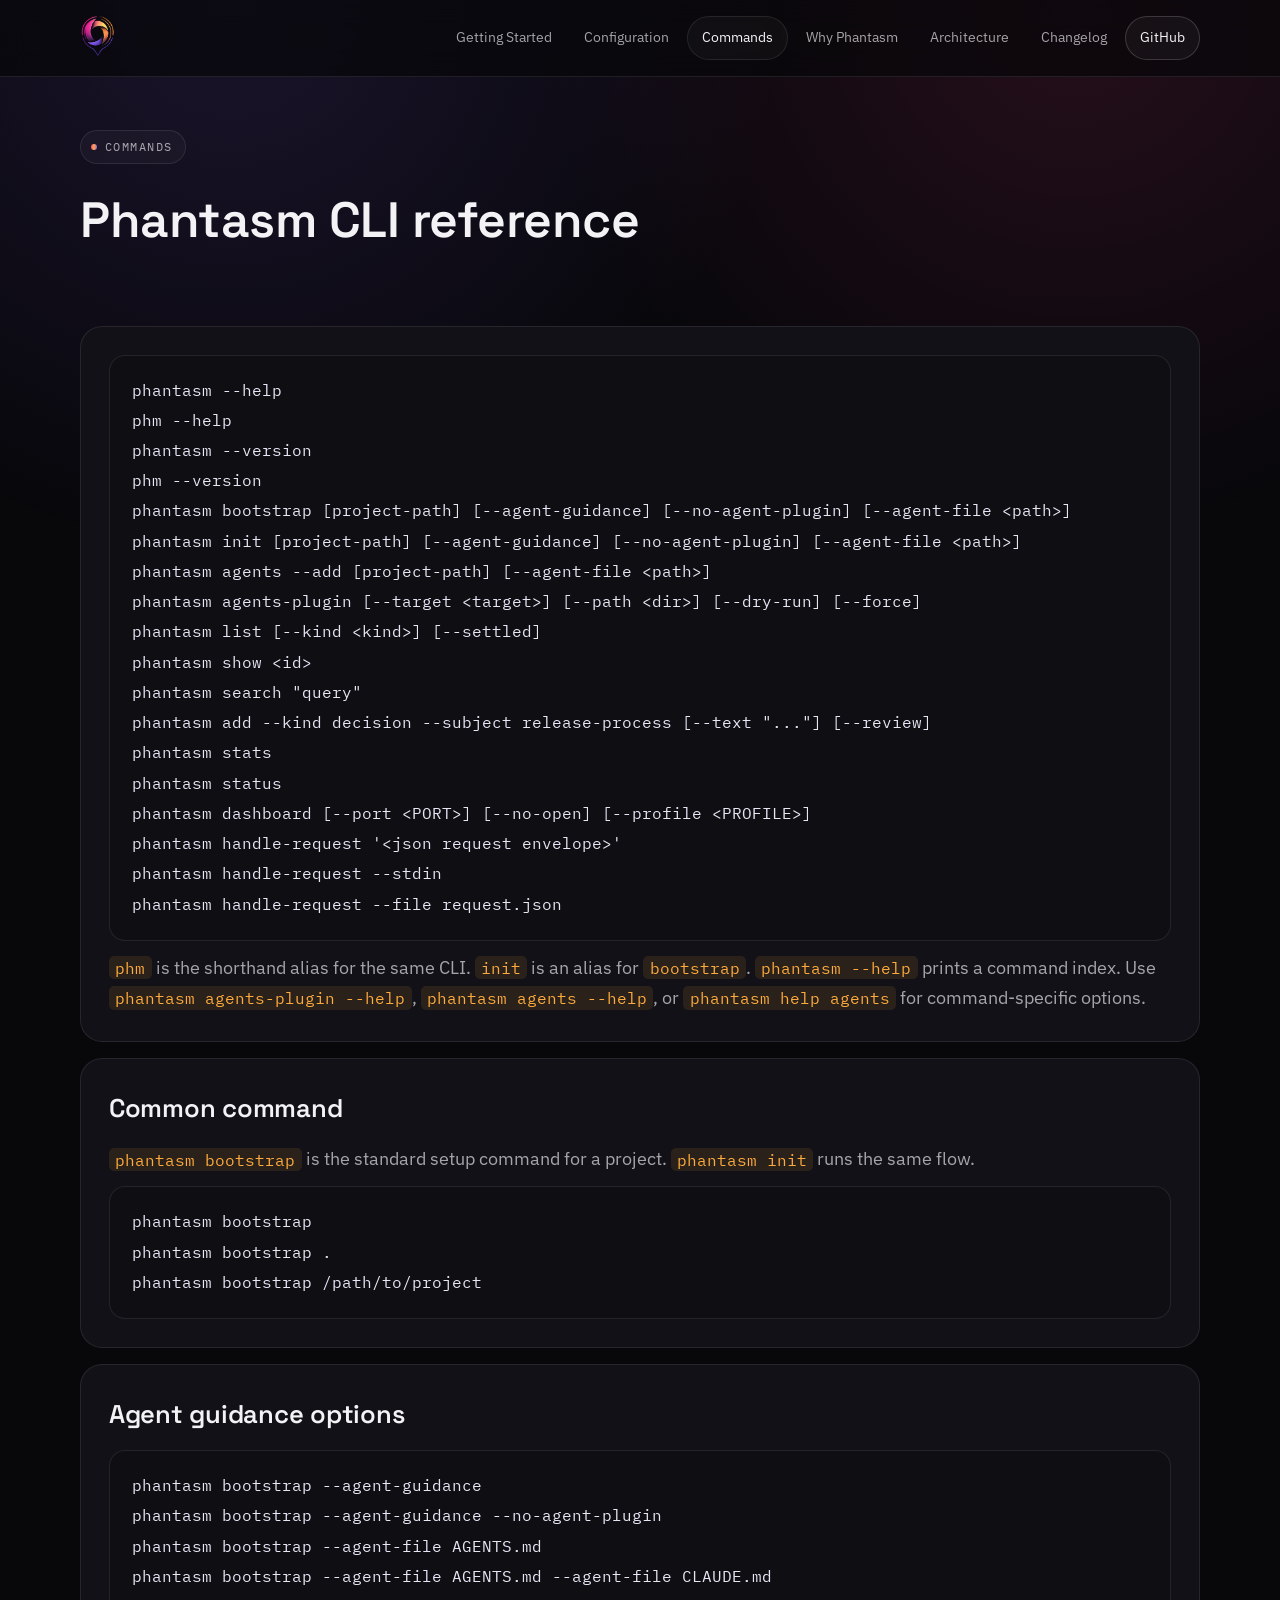
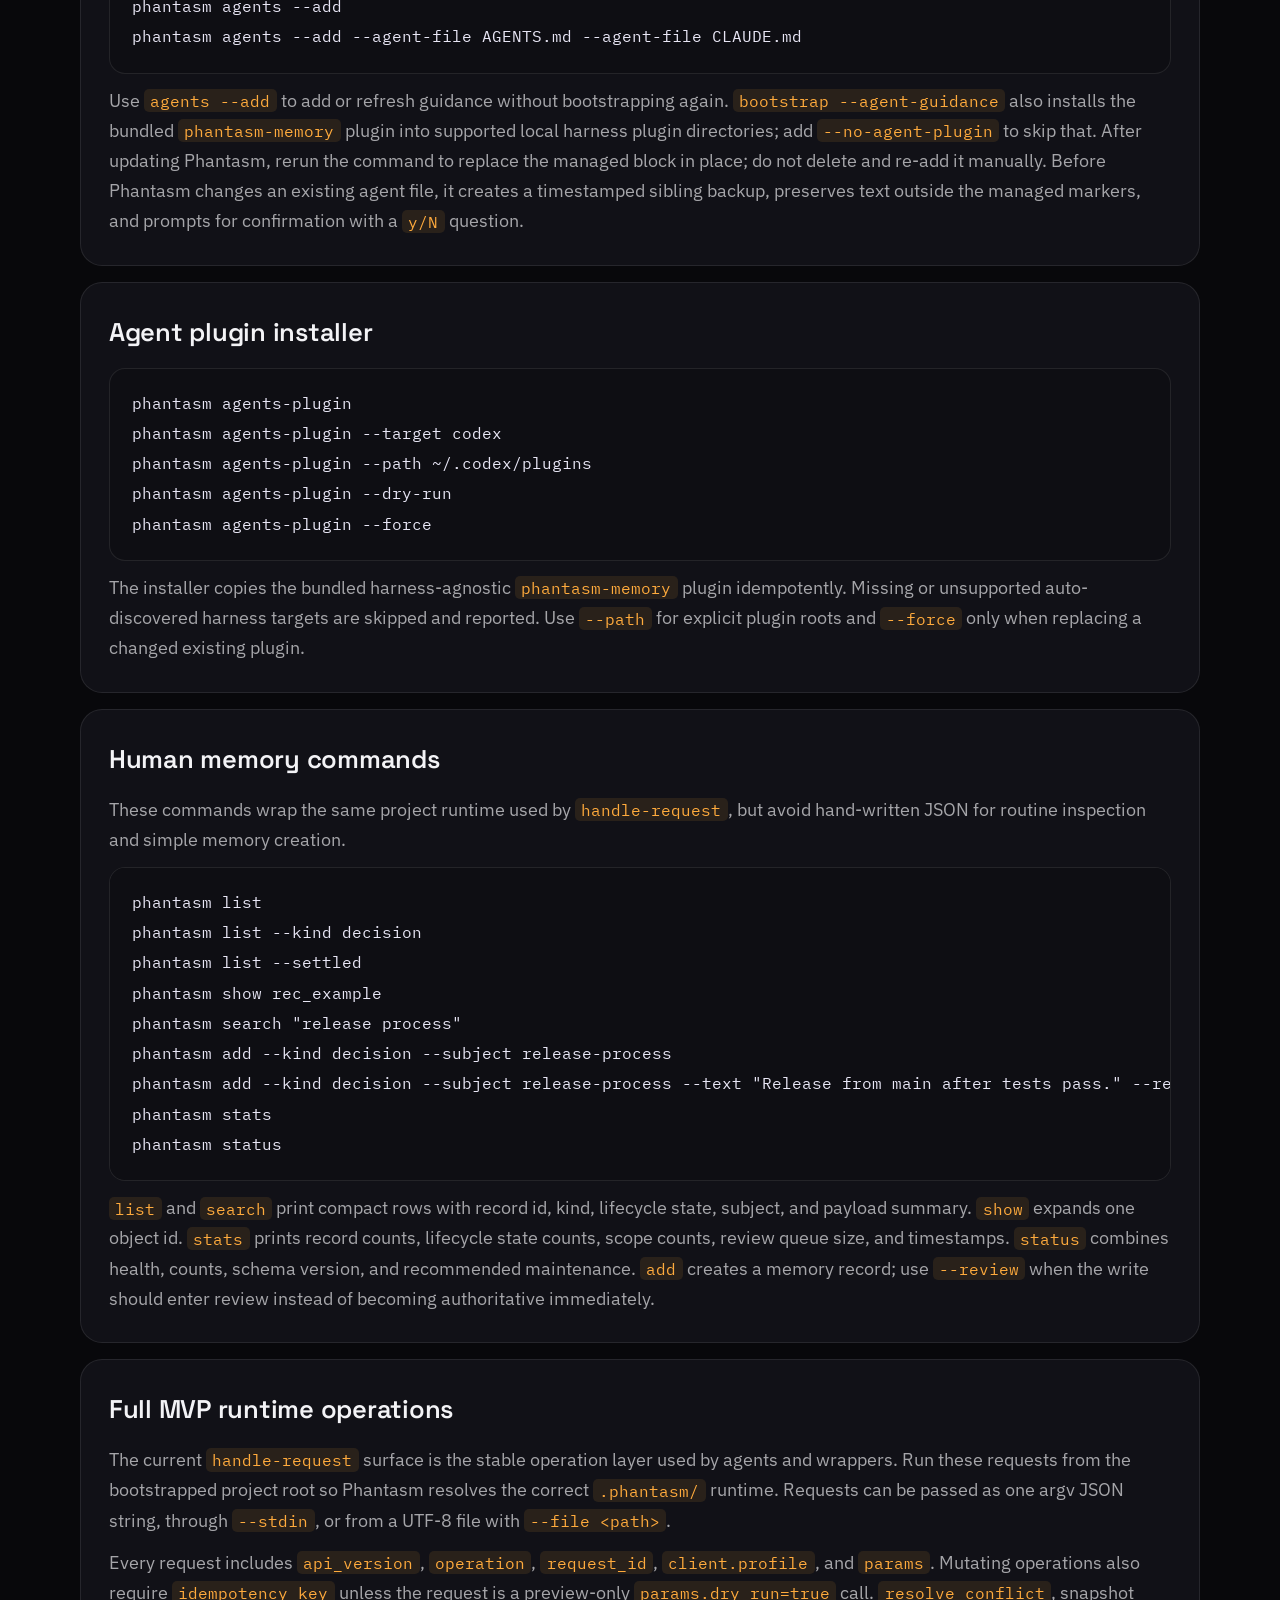
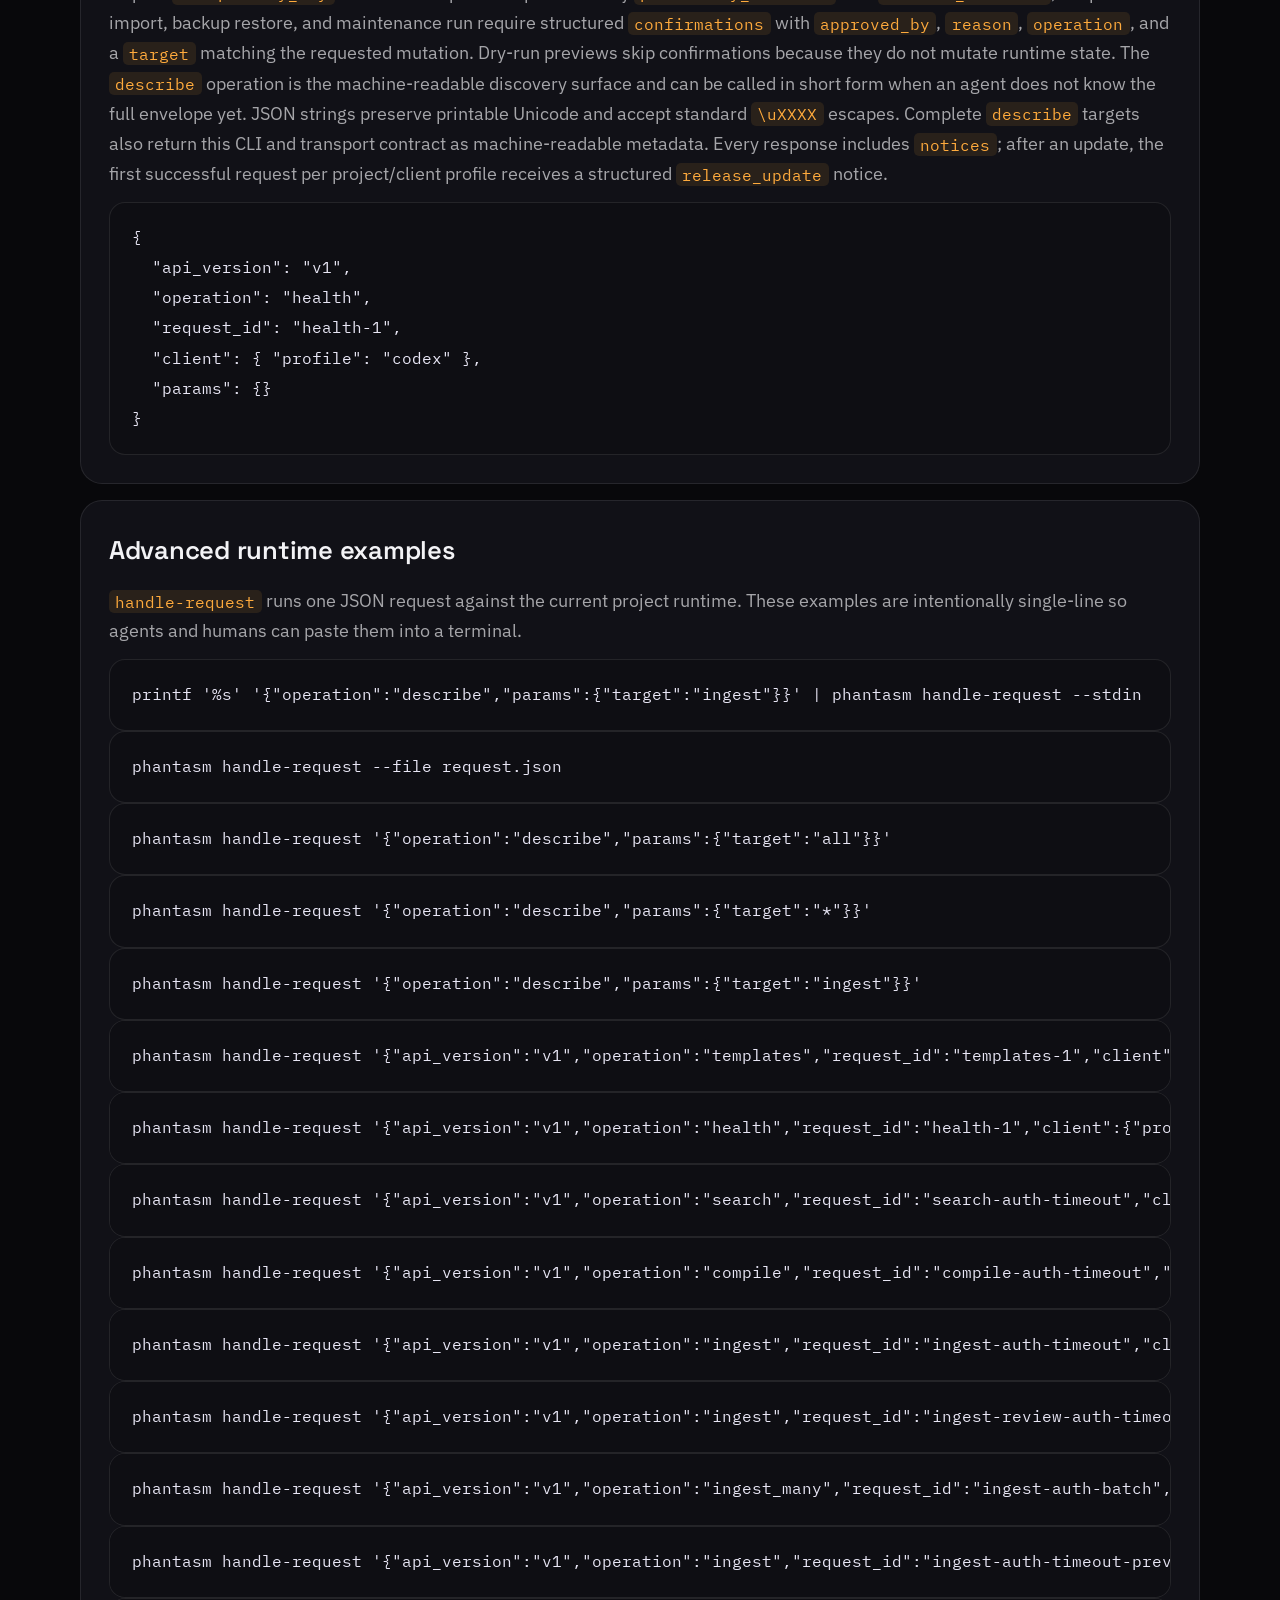
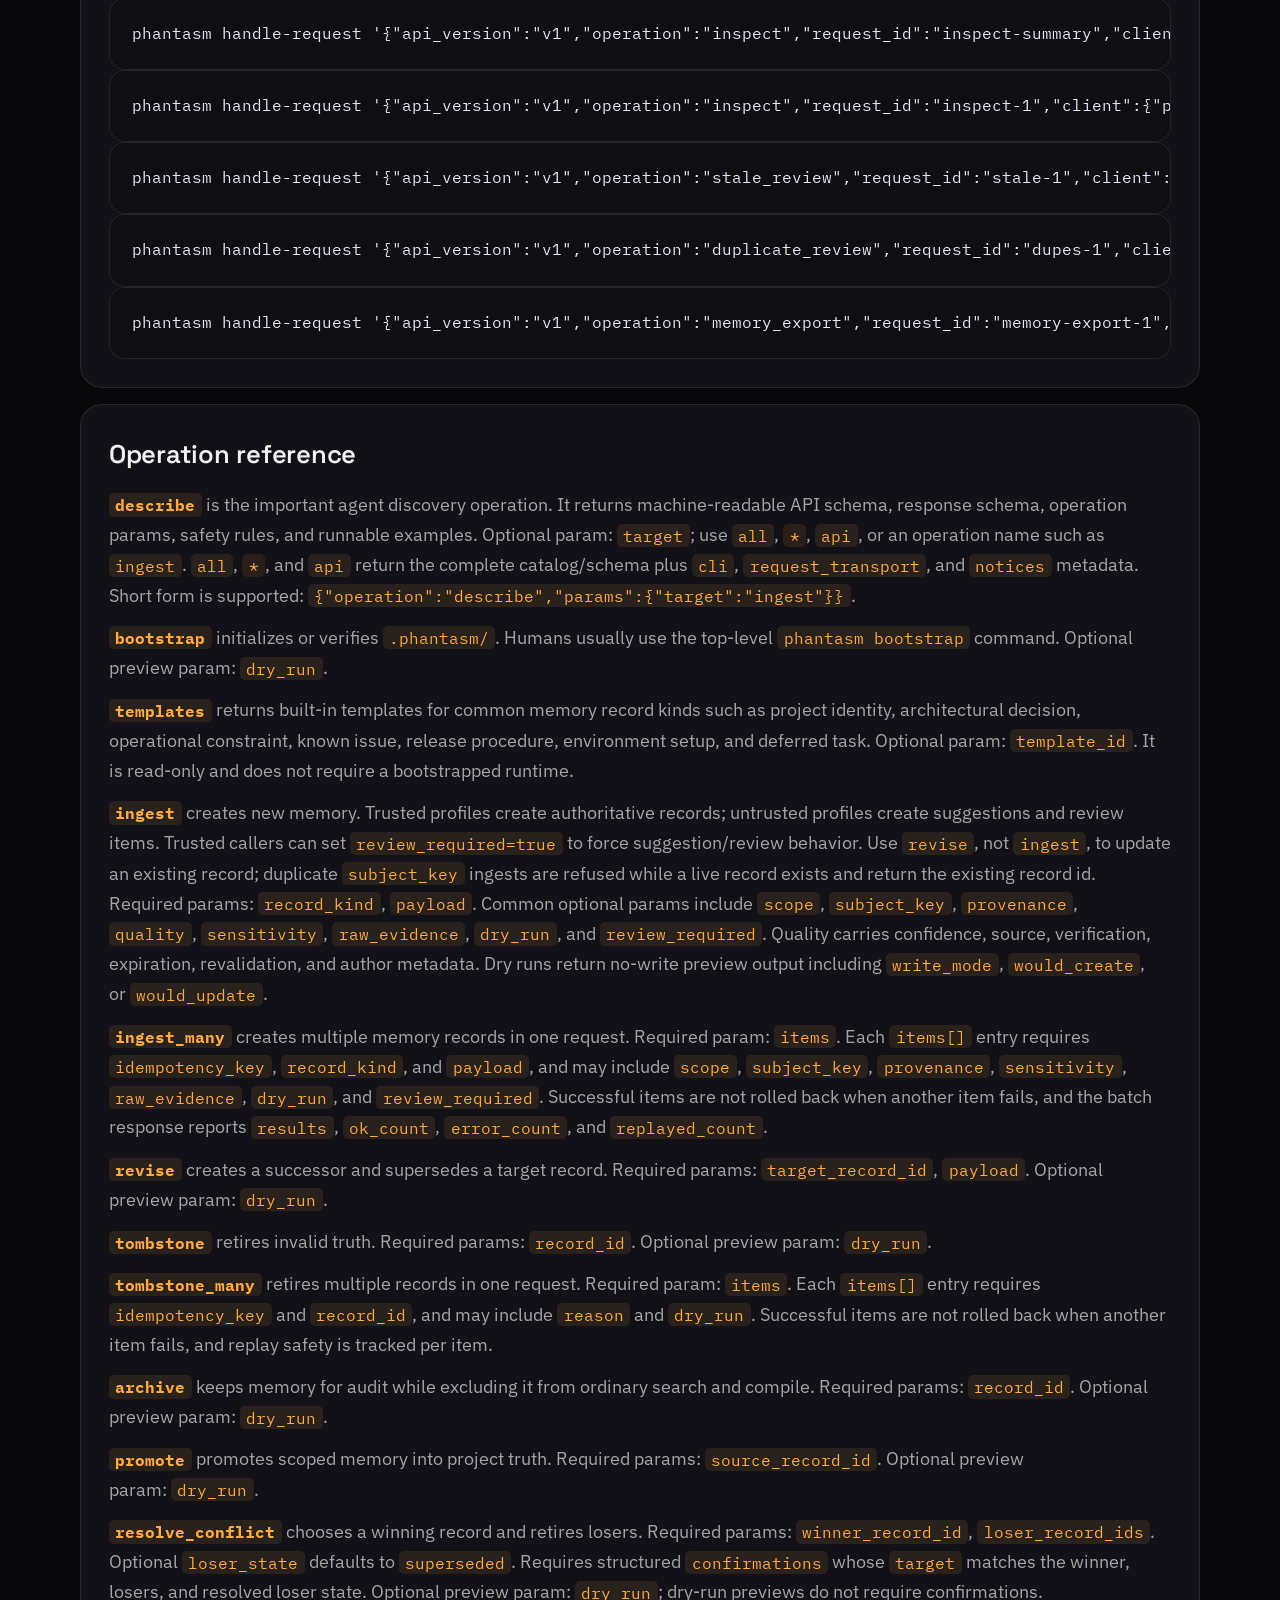
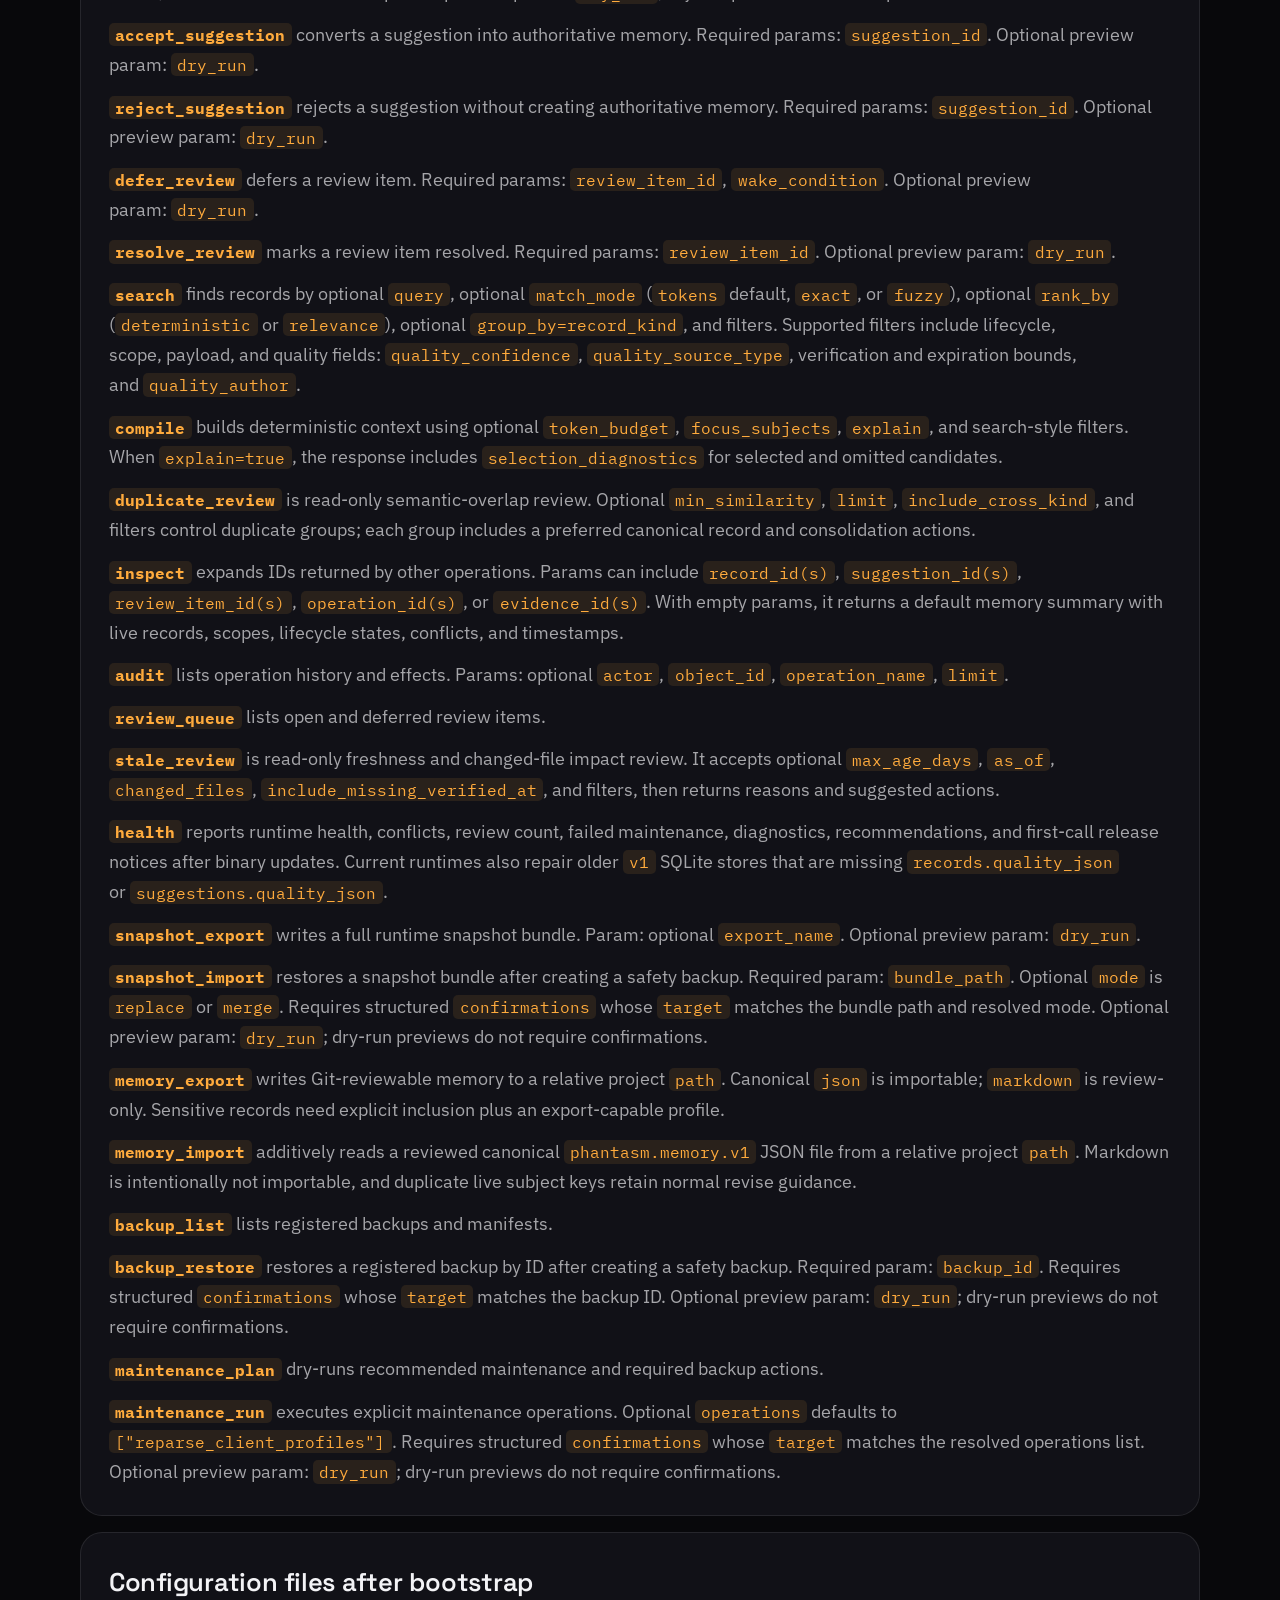
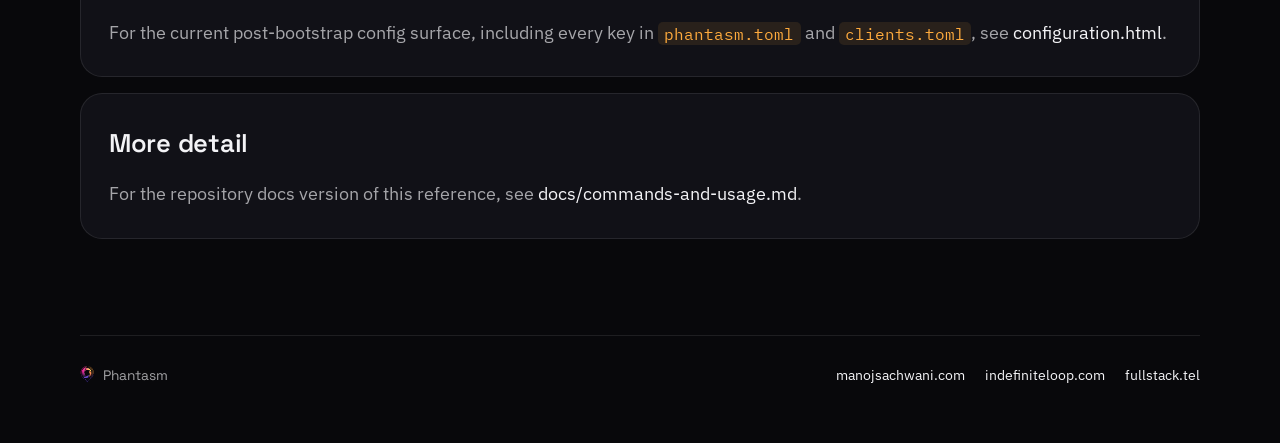
<file: site/commands.html>
<!doctype html>
<html lang="en">
  <head>
    <meta charset="utf-8">
    <meta name="viewport" content="width=device-width, initial-scale=1">
    <title>Phantasm CLI Commands | Bootstrap, Handle Requests, and Runtime Ops</title>
    <meta name="description" content="Reference for the Phantasm CLI, including bootstrap, handle-request, agent guidance options, and the current MVP runtime operation surface.">
    <meta name="robots" content="index,follow,max-image-preview:large">
    <meta name="author" content="Manoj Sachwani">
    <meta name="theme-color" content="#08080b">
    <meta property="og:type" content="article">
    <meta property="og:site_name" content="Phantasm">
    <meta property="og:title" content="Phantasm CLI Commands">
    <meta property="og:description" content="CLI reference for Phantasm bootstrap, handle-request, and the current project memory runtime operations.">
    <meta property="og:image" content="/og/phantasm-og.svg">
    <meta property="og:image:alt" content="Phantasm commands page preview">
    <meta name="twitter:card" content="summary_large_image">
    <meta name="twitter:title" content="Phantasm CLI Commands">
    <meta name="twitter:description" content="Reference for the Phantasm CLI and memory runtime operations.">
    <meta name="twitter:image" content="/og/phantasm-og.svg">
    <script type="application/ld+json">
      {
        "@context": "https://schema.org",
        "@type": "TechArticle",
        "headline": "Phantasm CLI Commands",
        "description": "Command reference for the Phantasm bootstrap flow and request runtime.",
        "author": { "@type": "Person", "name": "Manoj Sachwani", "url": "https://manojsachwani.com" },
        "publisher": { "@type": "Organization", "name": "Phantasm" }
      }
    </script>
    <link rel="preconnect" href="https://fonts.googleapis.com">
    <link rel="preconnect" href="https://fonts.gstatic.com" crossorigin>
    <link href="https://fonts.googleapis.com/css2?family=Space+Grotesk:wght@500;600;700&family=IBM+Plex+Sans:wght@400;500;600&family=IBM+Plex+Mono:wght@400;500&display=swap" rel="stylesheet">
    <link rel="stylesheet" href="./styles.css">
  </head>
  <body>
    <nav class="nav">
      <div class="nav-inner">
        <a class="nav-brand" href="./index.html"><img src="assets/phantasm-mark.png" alt="Phantasm"></a>
        <div class="nav-links">
          <a href="./getting-started.html">Getting Started</a>
          <a href="./configuration.html">Configuration</a>
          <a href="./commands.html" class="is-current">Commands</a>
          <a href="./why-phantasm.html">Why Phantasm</a>
          <a href="./architecture.html">Architecture</a>
          <a href="./changelog.html">Changelog</a>
          <a class="nav-cta" href="https://github.com/indefiniteloop/phantasm-dist?utm_source=phatasm" target="_blank">GitHub</a>
        </div>
      </div>
    </nav>

    <main class="shell">
      <header class="page-header">
        <p class="eyebrow">Commands</p>
        <h1>Phantasm CLI reference</h1>
      </header>

      <section class="section-first">
        <div class="panel">
          <pre><code>phantasm --help
phm --help
phantasm --version
phm --version
phantasm bootstrap [project-path] [--agent-guidance] [--no-agent-plugin] [--agent-file &lt;path&gt;]
phantasm init [project-path] [--agent-guidance] [--no-agent-plugin] [--agent-file &lt;path&gt;]
phantasm agents --add [project-path] [--agent-file &lt;path&gt;]
phantasm agents-plugin [--target &lt;target&gt;] [--path &lt;dir&gt;] [--dry-run] [--force]
phantasm list [--kind &lt;kind&gt;] [--settled]
phantasm show &lt;id&gt;
phantasm search "query"
phantasm add --kind decision --subject release-process [--text "..."] [--review]
phantasm stats
phantasm status
phantasm dashboard [--port &lt;PORT&gt;] [--no-open] [--profile &lt;PROFILE&gt;]
phantasm handle-request '&lt;json request envelope&gt;'
phantasm handle-request --stdin
phantasm handle-request --file request.json</code></pre>
          <p><code>phm</code> is the shorthand alias for the same CLI. <code>init</code> is an alias for <code>bootstrap</code>. <code>phantasm --help</code> prints a command index. Use <code>phantasm agents-plugin --help</code>, <code>phantasm agents --help</code>, or <code>phantasm help agents</code> for command-specific options.</p>
        </div>

        <div class="panel">
          <h2>Common command</h2>
          <p><code>phantasm bootstrap</code> is the standard setup command for a project. <code>phantasm init</code> runs the same flow.</p>
          <pre><code>phantasm bootstrap
phantasm bootstrap .
phantasm bootstrap /path/to/project</code></pre>
        </div>

        <div class="panel">
          <h2>Agent guidance options</h2>
          <pre><code>phantasm bootstrap --agent-guidance
phantasm bootstrap --agent-guidance --no-agent-plugin
phantasm bootstrap --agent-file AGENTS.md
phantasm bootstrap --agent-file AGENTS.md --agent-file CLAUDE.md
phantasm agents --add
phantasm agents --add --agent-file AGENTS.md --agent-file CLAUDE.md</code></pre>
          <p>Use <code>agents --add</code> to add or refresh guidance without bootstrapping again. <code>bootstrap --agent-guidance</code> also installs the bundled <code>phantasm-memory</code> plugin into supported local harness plugin directories; add <code>--no-agent-plugin</code> to skip that. After updating Phantasm, rerun the command to replace the managed block in place; do not delete and re-add it manually. Before Phantasm changes an existing agent file, it creates a timestamped sibling backup, preserves text outside the managed markers, and prompts for confirmation with a <code>y/N</code> question.</p>
        </div>

        <div class="panel">
          <h2>Agent plugin installer</h2>
          <pre><code>phantasm agents-plugin
phantasm agents-plugin --target codex
phantasm agents-plugin --path ~/.codex/plugins
phantasm agents-plugin --dry-run
phantasm agents-plugin --force</code></pre>
          <p>The installer copies the bundled harness-agnostic <code>phantasm-memory</code> plugin idempotently. Missing or unsupported auto-discovered harness targets are skipped and reported. Use <code>--path</code> for explicit plugin roots and <code>--force</code> only when replacing a changed existing plugin.</p>
        </div>

        <div class="panel">
          <h2>Human memory commands</h2>
          <p>These commands wrap the same project runtime used by <code>handle-request</code>, but avoid hand-written JSON for routine inspection and simple memory creation.</p>
          <pre><code>phantasm list
phantasm list --kind decision
phantasm list --settled
phantasm show rec_example
phantasm search "release process"
phantasm add --kind decision --subject release-process
phantasm add --kind decision --subject release-process --text "Release from main after tests pass." --review
phantasm stats
phantasm status</code></pre>
          <p><code>list</code> and <code>search</code> print compact rows with record id, kind, lifecycle state, subject, and payload summary. <code>show</code> expands one object id. <code>stats</code> prints record counts, lifecycle state counts, scope counts, review queue size, and timestamps. <code>status</code> combines health, counts, schema version, and recommended maintenance. <code>add</code> creates a memory record; use <code>--review</code> when the write should enter review instead of becoming authoritative immediately.</p>
        </div>

        <div class="panel">
          <h2>Full MVP runtime operations</h2>
          <p>
            The current <code>handle-request</code> surface is the stable operation layer
            used by agents and wrappers. Run these requests from the bootstrapped
            project root so Phantasm resolves the correct <code>.phantasm/</code> runtime.
            Requests can be passed as one argv JSON string, through <code>--stdin</code>,
            or from a UTF-8 file with <code>--file &lt;path&gt;</code>.
          </p>
          <p>
            Every request includes <code>api_version</code>, <code>operation</code>,
            <code>request_id</code>, <code>client.profile</code>, and <code>params</code>.
            Mutating operations also require <code>idempotency_key</code> unless the request is a
            preview-only <code>params.dry_run=true</code> call. <code>resolve_conflict</code>,
            snapshot import, backup restore, and maintenance run require structured
            <code>confirmations</code> with <code>approved_by</code>, <code>reason</code>,
            <code>operation</code>, and a <code>target</code> matching the requested mutation.
            Dry-run previews skip confirmations because they do not mutate runtime state.
            The <code>describe</code> operation is the machine-readable discovery surface
            and can be called in short form when an agent does not know the full
            envelope yet.
            JSON strings preserve printable Unicode and accept standard
            <code>\uXXXX</code> escapes.
            Complete <code>describe</code> targets also return this CLI and
            transport contract as machine-readable metadata.
            Every response includes <code>notices</code>; after an update, the
            first successful request per project/client profile receives a
            structured <code>release_update</code> notice.
          </p>
          <pre><code>{
  "api_version": "v1",
  "operation": "health",
  "request_id": "health-1",
  "client": { "profile": "codex" },
  "params": {}
}</code></pre>
        </div>

        <div class="panel">
          <h2>Advanced runtime examples</h2>
          <p><code>handle-request</code> runs one JSON request against the current project runtime. These examples are intentionally single-line so agents and humans can paste them into a terminal.</p>
          <pre><code>printf '%s' '{"operation":"describe","params":{"target":"ingest"}}' | phantasm handle-request --stdin</code></pre>
          <pre><code>phantasm handle-request --file request.json</code></pre>
          <pre><code>phantasm handle-request '{"operation":"describe","params":{"target":"all"}}'</code></pre>
          <pre><code>phantasm handle-request '{"operation":"describe","params":{"target":"*"}}'</code></pre>
          <pre><code>phantasm handle-request '{"operation":"describe","params":{"target":"ingest"}}'</code></pre>
          <pre><code>phantasm handle-request '{"api_version":"v1","operation":"templates","request_id":"templates-1","client":{"profile":"codex"},"params":{}}'</code></pre>
          <pre><code>phantasm handle-request '{"api_version":"v1","operation":"health","request_id":"health-1","client":{"profile":"codex"},"params":{}}'</code></pre>
          <pre><code>phantasm handle-request '{"api_version":"v1","operation":"search","request_id":"search-auth-timeout","client":{"profile":"codex"},"params":{"query":"auth timeout","filters":{"include_conflicts":true,"review_augmented_view":true}}}'</code></pre>
          <pre><code>phantasm handle-request '{"api_version":"v1","operation":"compile","request_id":"compile-auth-timeout","client":{"profile":"codex"},"params":{"token_budget":1200,"focus_subjects":["auth.timeout"],"explain":true}}'</code></pre>
          <pre><code>phantasm handle-request '{"api_version":"v1","operation":"ingest","request_id":"ingest-auth-timeout","client":{"profile":"codex"},"idempotency_key":"ingest-auth-timeout-v1","params":{"record_kind":"decision","subject_key":"auth.timeout","payload":{"text":"Auth tokens expire after 15 minutes."},"provenance":{"source":"agent","reason":"captured during implementation"}}}'</code></pre>
          <pre><code>phantasm handle-request '{"api_version":"v1","operation":"ingest","request_id":"ingest-review-auth-timeout","client":{"profile":"codex"},"idempotency_key":"ingest-review-auth-timeout-v1","params":{"record_kind":"decision","subject_key":"auth.timeout","payload":{"text":"Auth tokens expire after 15 minutes."},"review_required":true}}'</code></pre>
          <pre><code>phantasm handle-request '{"api_version":"v1","operation":"ingest_many","request_id":"ingest-auth-batch","client":{"profile":"codex"},"idempotency_key":"ingest-auth-batch-v1","params":{"items":[{"idempotency_key":"ingest-auth-timeout-v1","record_kind":"decision","subject_key":"auth.timeout","payload":{"text":"Auth tokens expire after 15 minutes."}},{"idempotency_key":"ingest-auth-issuer-v1","record_kind":"constraint","subject_key":"auth.issuer","payload":{"text":"Issuer validation is required."}}]}}'</code></pre>
          <pre><code>phantasm handle-request '{"api_version":"v1","operation":"ingest","request_id":"ingest-auth-timeout-preview","client":{"profile":"codex"},"params":{"record_kind":"decision","subject_key":"auth.timeout","payload":{"text":"Auth tokens expire after 15 minutes."},"dry_run":true}}'</code></pre>
          <pre><code>phantasm handle-request '{"api_version":"v1","operation":"inspect","request_id":"inspect-summary","client":{"profile":"codex"},"params":{}}'</code></pre>
          <pre><code>phantasm handle-request '{"api_version":"v1","operation":"inspect","request_id":"inspect-1","client":{"profile":"codex"},"params":{"record_id":"rec_example"}}'</code></pre>
          <pre><code>phantasm handle-request '{"api_version":"v1","operation":"stale_review","request_id":"stale-1","client":{"profile":"codex"},"params":{"max_age_days":30,"changed_files":["src/api.rs"]}}'</code></pre>
          <pre><code>phantasm handle-request '{"api_version":"v1","operation":"duplicate_review","request_id":"dupes-1","client":{"profile":"codex"},"params":{"min_similarity":60}}'</code></pre>
          <pre><code>phantasm handle-request '{"api_version":"v1","operation":"memory_export","request_id":"memory-export-1","client":{"profile":"codex"},"idempotency_key":"memory-export-1","params":{"path":"memory/phantasm.json","format":"json"}}'</code></pre>
        </div>

        <div class="panel">
          <h2>Operation reference</h2>
          <p><strong><code>describe</code></strong> is the important agent discovery operation. It returns machine-readable API schema, response schema, operation params, safety rules, and runnable examples. Optional param: <code>target</code>; use <code>all</code>, <code>*</code>, <code>api</code>, or an operation name such as <code>ingest</code>. <code>all</code>, <code>*</code>, and <code>api</code> return the complete catalog/schema plus <code>cli</code>, <code>request_transport</code>, and <code>notices</code> metadata. Short form is supported: <code>{"operation":"describe","params":{"target":"ingest"}}</code>.</p>
          <p><strong><code>bootstrap</code></strong> initializes or verifies <code>.phantasm/</code>. Humans usually use the top-level <code>phantasm bootstrap</code> command. Optional preview param: <code>dry_run</code>.</p>
          <p><strong><code>templates</code></strong> returns built-in templates for common memory record kinds such as project identity, architectural decision, operational constraint, known issue, release procedure, environment setup, and deferred task. Optional param: <code>template_id</code>. It is read-only and does not require a bootstrapped runtime.</p>
          <p><strong><code>ingest</code></strong> creates new memory. Trusted profiles create authoritative records; untrusted profiles create suggestions and review items. Trusted callers can set <code>review_required=true</code> to force suggestion/review behavior. Use <code>revise</code>, not <code>ingest</code>, to update an existing record; duplicate <code>subject_key</code> ingests are refused while a live record exists and return the existing record id. Required params: <code>record_kind</code>, <code>payload</code>. Common optional params include <code>scope</code>, <code>subject_key</code>, <code>provenance</code>, <code>quality</code>, <code>sensitivity</code>, <code>raw_evidence</code>, <code>dry_run</code>, and <code>review_required</code>. Quality carries confidence, source, verification, expiration, revalidation, and author metadata. Dry runs return no-write preview output including <code>write_mode</code>, <code>would_create</code>, or <code>would_update</code>.</p>
          <p><strong><code>ingest_many</code></strong> creates multiple memory records in one request. Required param: <code>items</code>. Each <code>items[]</code> entry requires <code>idempotency_key</code>, <code>record_kind</code>, and <code>payload</code>, and may include <code>scope</code>, <code>subject_key</code>, <code>provenance</code>, <code>sensitivity</code>, <code>raw_evidence</code>, <code>dry_run</code>, and <code>review_required</code>. Successful items are not rolled back when another item fails, and the batch response reports <code>results</code>, <code>ok_count</code>, <code>error_count</code>, and <code>replayed_count</code>.</p>
          <p><strong><code>revise</code></strong> creates a successor and supersedes a target record. Required params: <code>target_record_id</code>, <code>payload</code>. Optional preview param: <code>dry_run</code>.</p>
          <p><strong><code>tombstone</code></strong> retires invalid truth. Required params: <code>record_id</code>. Optional preview param: <code>dry_run</code>.</p>
          <p><strong><code>tombstone_many</code></strong> retires multiple records in one request. Required param: <code>items</code>. Each <code>items[]</code> entry requires <code>idempotency_key</code> and <code>record_id</code>, and may include <code>reason</code> and <code>dry_run</code>. Successful items are not rolled back when another item fails, and replay safety is tracked per item.</p>
          <p><strong><code>archive</code></strong> keeps memory for audit while excluding it from ordinary search and compile. Required params: <code>record_id</code>. Optional preview param: <code>dry_run</code>.</p>
          <p><strong><code>promote</code></strong> promotes scoped memory into project truth. Required params: <code>source_record_id</code>. Optional preview param: <code>dry_run</code>.</p>
          <p><strong><code>resolve_conflict</code></strong> chooses a winning record and retires losers. Required params: <code>winner_record_id</code>, <code>loser_record_ids</code>. Optional <code>loser_state</code> defaults to <code>superseded</code>. Requires structured <code>confirmations</code> whose <code>target</code> matches the winner, losers, and resolved loser state. Optional preview param: <code>dry_run</code>; dry-run previews do not require confirmations.</p>
          <p><strong><code>accept_suggestion</code></strong> converts a suggestion into authoritative memory. Required params: <code>suggestion_id</code>. Optional preview param: <code>dry_run</code>.</p>
          <p><strong><code>reject_suggestion</code></strong> rejects a suggestion without creating authoritative memory. Required params: <code>suggestion_id</code>. Optional preview param: <code>dry_run</code>.</p>
          <p><strong><code>defer_review</code></strong> defers a review item. Required params: <code>review_item_id</code>, <code>wake_condition</code>. Optional preview param: <code>dry_run</code>.</p>
          <p><strong><code>resolve_review</code></strong> marks a review item resolved. Required params: <code>review_item_id</code>. Optional preview param: <code>dry_run</code>.</p>
          <p><strong><code>search</code></strong> finds records by optional <code>query</code>, optional <code>match_mode</code> (<code>tokens</code> default, <code>exact</code>, or <code>fuzzy</code>), optional <code>rank_by</code> (<code>deterministic</code> or <code>relevance</code>), optional <code>group_by=record_kind</code>, and filters. Supported filters include lifecycle, scope, payload, and quality fields: <code>quality_confidence</code>, <code>quality_source_type</code>, verification and expiration bounds, and <code>quality_author</code>.</p>
          <p><strong><code>compile</code></strong> builds deterministic context using optional <code>token_budget</code>, <code>focus_subjects</code>, <code>explain</code>, and search-style filters. When <code>explain=true</code>, the response includes <code>selection_diagnostics</code> for selected and omitted candidates.</p>
          <p><strong><code>duplicate_review</code></strong> is read-only semantic-overlap review. Optional <code>min_similarity</code>, <code>limit</code>, <code>include_cross_kind</code>, and filters control duplicate groups; each group includes a preferred canonical record and consolidation actions.</p>
          <p><strong><code>inspect</code></strong> expands IDs returned by other operations. Params can include <code>record_id(s)</code>, <code>suggestion_id(s)</code>, <code>review_item_id(s)</code>, <code>operation_id(s)</code>, or <code>evidence_id(s)</code>. With empty params, it returns a default memory summary with live records, scopes, lifecycle states, conflicts, and timestamps.</p>
          <p><strong><code>audit</code></strong> lists operation history and effects. Params: optional <code>actor</code>, <code>object_id</code>, <code>operation_name</code>, <code>limit</code>.</p>
          <p><strong><code>review_queue</code></strong> lists open and deferred review items.</p>
          <p><strong><code>stale_review</code></strong> is read-only freshness and changed-file impact review. It accepts optional <code>max_age_days</code>, <code>as_of</code>, <code>changed_files</code>, <code>include_missing_verified_at</code>, and filters, then returns reasons and suggested actions.</p>
          <p><strong><code>health</code></strong> reports runtime health, conflicts, review count, failed maintenance, diagnostics, recommendations, and first-call release notices after binary updates. Current runtimes also repair older <code>v1</code> SQLite stores that are missing <code>records.quality_json</code> or <code>suggestions.quality_json</code>.</p>
          <p><strong><code>snapshot_export</code></strong> writes a full runtime snapshot bundle. Param: optional <code>export_name</code>. Optional preview param: <code>dry_run</code>.</p>
          <p><strong><code>snapshot_import</code></strong> restores a snapshot bundle after creating a safety backup. Required param: <code>bundle_path</code>. Optional <code>mode</code> is <code>replace</code> or <code>merge</code>. Requires structured <code>confirmations</code> whose <code>target</code> matches the bundle path and resolved mode. Optional preview param: <code>dry_run</code>; dry-run previews do not require confirmations.</p>
          <p><strong><code>memory_export</code></strong> writes Git-reviewable memory to a relative project <code>path</code>. Canonical <code>json</code> is importable; <code>markdown</code> is review-only. Sensitive records need explicit inclusion plus an export-capable profile.</p>
          <p><strong><code>memory_import</code></strong> additively reads a reviewed canonical <code>phantasm.memory.v1</code> JSON file from a relative project <code>path</code>. Markdown is intentionally not importable, and duplicate live subject keys retain normal revise guidance.</p>
          <p><strong><code>backup_list</code></strong> lists registered backups and manifests.</p>
          <p><strong><code>backup_restore</code></strong> restores a registered backup by ID after creating a safety backup. Required param: <code>backup_id</code>. Requires structured <code>confirmations</code> whose <code>target</code> matches the backup ID. Optional preview param: <code>dry_run</code>; dry-run previews do not require confirmations.</p>
          <p><strong><code>maintenance_plan</code></strong> dry-runs recommended maintenance and required backup actions.</p>
          <p><strong><code>maintenance_run</code></strong> executes explicit maintenance operations. Optional <code>operations</code> defaults to <code>["reparse_client_profiles"]</code>. Requires structured <code>confirmations</code> whose <code>target</code> matches the resolved operations list. Optional preview param: <code>dry_run</code>; dry-run previews do not require confirmations.</p>
        </div>

        <div class="panel">
          <h2>Configuration files after bootstrap</h2>
          <p>
            For the current post-bootstrap config surface, including every key in
            <code>phantasm.toml</code> and <code>clients.toml</code>, see
            <a href="./configuration.html">configuration.html</a>.
          </p>
        </div>

        <div class="panel">
          <h2>More detail</h2>
          <p>
            For the repository docs version of this reference, see
            <a href="https://github.com/indefiniteloop/phantasm-dist/blob/main/docs/commands-and-usage.md?utm_source=phatasm" target="_blank">docs/commands-and-usage.md</a>.
          </p>
        </div>
      </section>

      <footer class="site-footer">
        <a class="footer-brand" href="./index.html"><img src="assets/phantasm-mark.png" alt="">Phantasm</a>
        <div class="site-footer-links">
          <a href="https://manojsachwani.com?utm_source=phatasm" target="_blank">manojsachwani.com</a>
          <a href="https://indefiniteloop.com?utm_source=phatasm" target="_blank">indefiniteloop.com</a>
          <a href="https://fullstack.tel?utm_source=phatasm" target="_blank">fullstack.tel</a>
        </div>
      </footer>
    </main>
  </body>
</html>
</file>
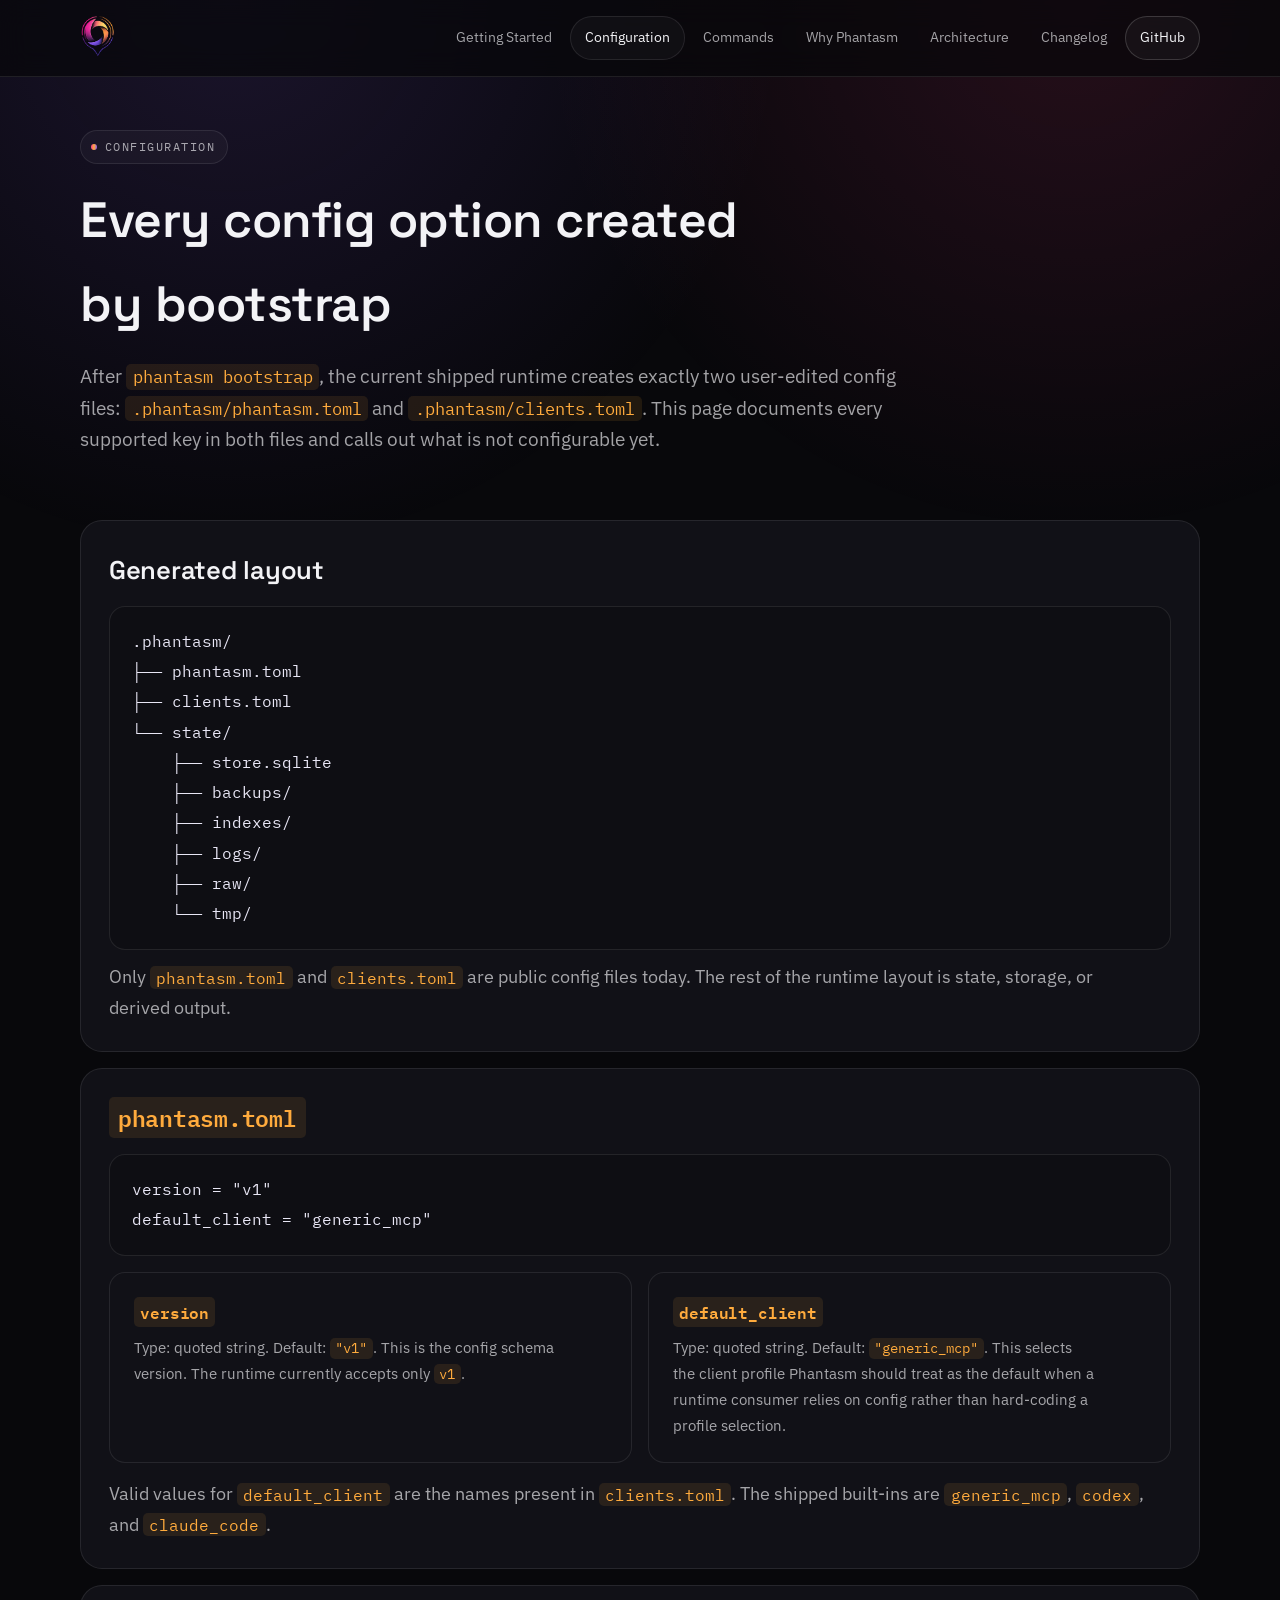
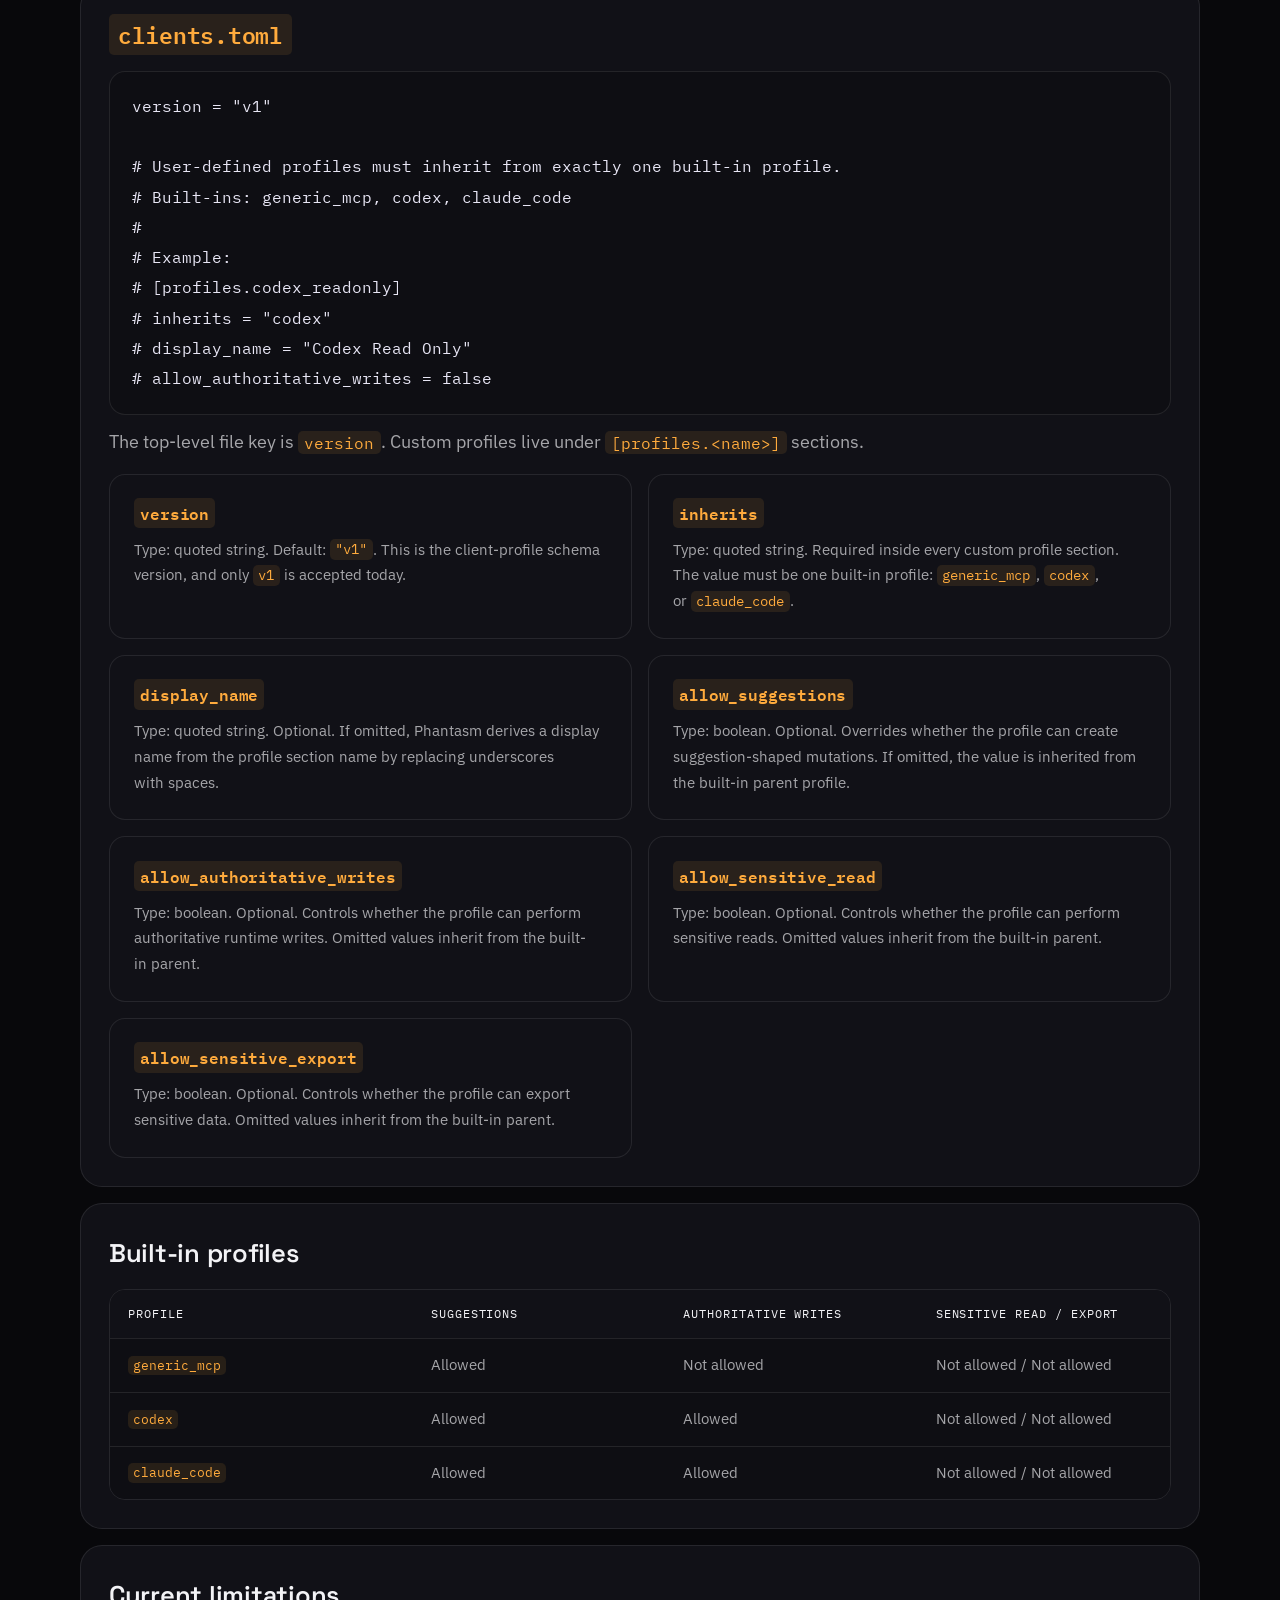
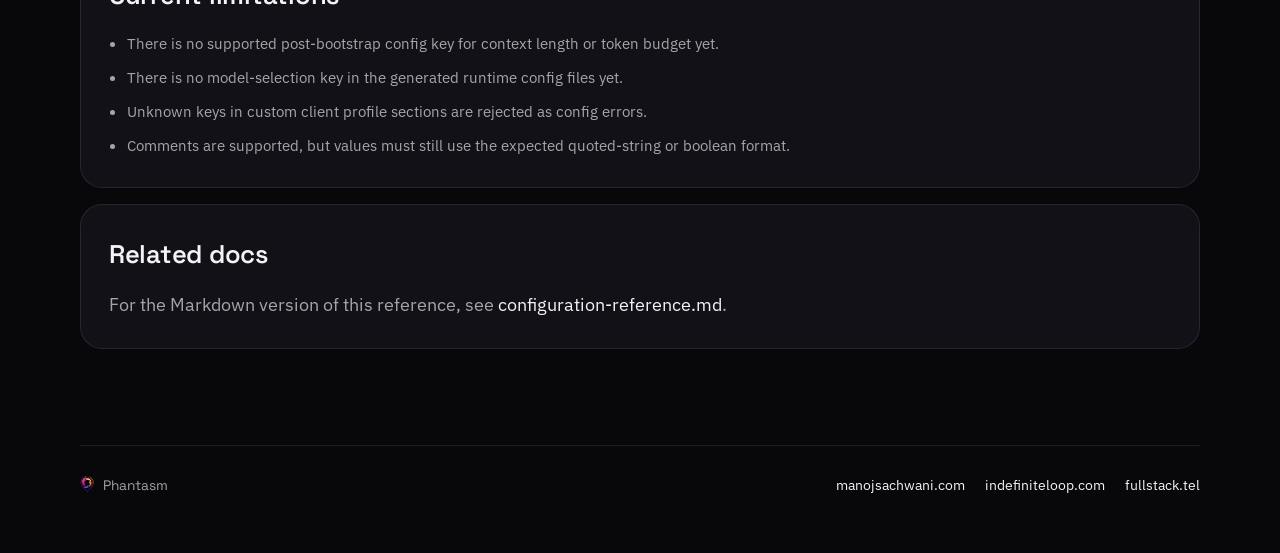
<file: site/configuration.html>
<!doctype html>
<html lang="en">
  <head>
    <meta charset="utf-8">
    <meta name="viewport" content="width=device-width, initial-scale=1">
    <title>Phantasm Configuration Reference | Every Post-Bootstrap Option</title>
    <meta name="description" content="Reference for every config option created by phantasm bootstrap, including phantasm.toml, clients.toml, defaults, supported values, and current limitations.">
    <meta name="robots" content="index,follow,max-image-preview:large">
    <meta name="author" content="Manoj Sachwani">
    <meta name="theme-color" content="#08080b">
    <meta property="og:type" content="article">
    <meta property="og:site_name" content="Phantasm">
    <meta property="og:title" content="Phantasm Configuration Reference">
    <meta property="og:description" content="Every currently supported config key created by bootstrap, explained against the shipped code.">
    <meta property="og:image" content="/og/phantasm-og.svg">
    <meta property="og:image:alt" content="Phantasm configuration reference page preview">
    <meta name="twitter:card" content="summary_large_image">
    <meta name="twitter:title" content="Phantasm Configuration Reference">
    <meta name="twitter:description" content="Understand every supported post-bootstrap config option in Phantasm.">
    <meta name="twitter:image" content="/og/phantasm-og.svg">
    <script type="application/ld+json">
      {
        "@context": "https://schema.org",
        "@type": "TechArticle",
        "headline": "Phantasm Configuration Reference",
        "description": "Reference for every config option produced by phantasm bootstrap.",
        "author": { "@type": "Person", "name": "Manoj Sachwani", "url": "https://manojsachwani.com" },
        "publisher": { "@type": "Organization", "name": "Phantasm" }
      }
    </script>
    <link rel="preconnect" href="https://fonts.googleapis.com">
    <link rel="preconnect" href="https://fonts.gstatic.com" crossorigin>
    <link href="https://fonts.googleapis.com/css2?family=Space+Grotesk:wght@500;600;700&family=IBM+Plex+Sans:wght@400;500;600&family=IBM+Plex+Mono:wght@400;500&display=swap" rel="stylesheet">
    <link rel="stylesheet" href="./styles.css">
  </head>
  <body>
    <nav class="nav">
      <div class="nav-inner">
        <a class="nav-brand" href="./index.html"><img src="assets/phantasm-mark.png" alt="Phantasm"></a>
        <div class="nav-links">
          <a href="./getting-started.html">Getting Started</a>
          <a href="./configuration.html" class="is-current">Configuration</a>
          <a href="./commands.html">Commands</a>
          <a href="./why-phantasm.html">Why Phantasm</a>
          <a href="./architecture.html">Architecture</a>
          <a href="./changelog.html">Changelog</a>
          <a class="nav-cta" href="https://github.com/indefiniteloop/phantasm-dist?utm_source=phatasm" target="_blank">GitHub</a>
        </div>
      </div>
    </nav>

    <main class="shell">
      <header class="page-header page-header-wide">
        <p class="eyebrow">Configuration</p>
        <h1>Every config option created by bootstrap</h1>
        <p class="page-lede">
          After <code>phantasm bootstrap</code>, the current shipped runtime creates exactly two
          user-edited config files: <code>.phantasm/phantasm.toml</code> and
          <code>.phantasm/clients.toml</code>. This page documents every supported key in both
          files and calls out what is not configurable yet.
        </p>
      </header>

      <section class="section-first">
        <div class="panel">
          <h2>Generated layout</h2>
          <pre><code>.phantasm/
├── phantasm.toml
├── clients.toml
└── state/
    ├── store.sqlite
    ├── backups/
    ├── indexes/
    ├── logs/
    ├── raw/
    └── tmp/</code></pre>
          <p>
            Only <code>phantasm.toml</code> and <code>clients.toml</code> are public config files
            today. The rest of the runtime layout is state, storage, or derived output.
          </p>
        </div>

        <div class="panel">
          <h2><code>phantasm.toml</code></h2>
          <pre><code>version = "v1"
default_client = "generic_mcp"</code></pre>
          <div class="grid-2" style="margin-top: 16px;">
            <div class="card">
              <h3><code>version</code></h3>
              <p>
                Type: quoted string. Default: <code>"v1"</code>. This is the config schema version.
                The runtime currently accepts only <code>v1</code>.
              </p>
            </div>
            <div class="card">
              <h3><code>default_client</code></h3>
              <p>
                Type: quoted string. Default: <code>"generic_mcp"</code>. This selects the client
                profile Phantasm should treat as the default when a runtime consumer relies on config
                rather than hard-coding a profile selection.
              </p>
            </div>
          </div>
          <p style="margin-top: 16px;">
            Valid values for <code>default_client</code> are the names present in
            <code>clients.toml</code>. The shipped built-ins are <code>generic_mcp</code>,
            <code>codex</code>, and <code>claude_code</code>.
          </p>
        </div>

        <div class="panel">
          <h2><code>clients.toml</code></h2>
          <pre><code>version = "v1"

# User-defined profiles must inherit from exactly one built-in profile.
# Built-ins: generic_mcp, codex, claude_code
#
# Example:
# [profiles.codex_readonly]
# inherits = "codex"
# display_name = "Codex Read Only"
# allow_authoritative_writes = false</code></pre>
          <p>
            The top-level file key is <code>version</code>. Custom profiles live under
            <code>[profiles.&lt;name&gt;]</code> sections.
          </p>
          <div class="grid-2" style="margin-top: 16px;">
            <div class="card">
              <h3><code>version</code></h3>
              <p>
                Type: quoted string. Default: <code>"v1"</code>. This is the client-profile schema
                version, and only <code>v1</code> is accepted today.
              </p>
            </div>
            <div class="card">
              <h3><code>inherits</code></h3>
              <p>
                Type: quoted string. Required inside every custom profile section. The value must be
                one built-in profile: <code>generic_mcp</code>, <code>codex</code>, or
                <code>claude_code</code>.
              </p>
            </div>
            <div class="card">
              <h3><code>display_name</code></h3>
              <p>
                Type: quoted string. Optional. If omitted, Phantasm derives a display name from the
                profile section name by replacing underscores with spaces.
              </p>
            </div>
            <div class="card">
              <h3><code>allow_suggestions</code></h3>
              <p>
                Type: boolean. Optional. Overrides whether the profile can create suggestion-shaped
                mutations. If omitted, the value is inherited from the built-in parent profile.
              </p>
            </div>
            <div class="card">
              <h3><code>allow_authoritative_writes</code></h3>
              <p>
                Type: boolean. Optional. Controls whether the profile can perform authoritative
                runtime writes. Omitted values inherit from the built-in parent.
              </p>
            </div>
            <div class="card">
              <h3><code>allow_sensitive_read</code></h3>
              <p>
                Type: boolean. Optional. Controls whether the profile can perform sensitive reads.
                Omitted values inherit from the built-in parent.
              </p>
            </div>
            <div class="card">
              <h3><code>allow_sensitive_export</code></h3>
              <p>
                Type: boolean. Optional. Controls whether the profile can export sensitive data.
                Omitted values inherit from the built-in parent.
              </p>
            </div>
          </div>
        </div>

        <div class="panel">
          <h2>Built-in profiles</h2>
          <div class="matrix-table" role="table" aria-label="Built-in Phantasm client profiles">
            <div class="matrix-row matrix-head" role="row">
              <div role="columnheader">Profile</div>
              <div role="columnheader">Suggestions</div>
              <div role="columnheader">Authoritative writes</div>
              <div role="columnheader">Sensitive read / export</div>
            </div>
            <div class="matrix-row" role="row">
              <div role="cell"><code>generic_mcp</code></div>
              <div role="cell">Allowed</div>
              <div role="cell">Not allowed</div>
              <div role="cell">Not allowed / Not allowed</div>
            </div>
            <div class="matrix-row" role="row">
              <div role="cell"><code>codex</code></div>
              <div role="cell">Allowed</div>
              <div role="cell">Allowed</div>
              <div role="cell">Not allowed / Not allowed</div>
            </div>
            <div class="matrix-row" role="row">
              <div role="cell"><code>claude_code</code></div>
              <div role="cell">Allowed</div>
              <div role="cell">Allowed</div>
              <div role="cell">Not allowed / Not allowed</div>
            </div>
          </div>
        </div>

        <div class="panel">
          <h2>Current limitations</h2>
          <ul class="list-tight">
            <li>There is no supported post-bootstrap config key for context length or token budget yet.</li>
            <li>There is no model-selection key in the generated runtime config files yet.</li>
            <li>Unknown keys in custom client profile sections are rejected as config errors.</li>
            <li>Comments are supported, but values must still use the expected quoted-string or boolean format.</li>
          </ul>
        </div>

        <div class="panel">
          <h2>Related docs</h2>
          <p>
            For the Markdown version of this reference, see
            <a href="https://github.com/indefiniteloop/phantasm-dist/blob/main/docs/configuration-reference.md?utm_source=phatasm" target="_blank">configuration-reference.md</a>.
          </p>
        </div>
      </section>

      <footer class="site-footer">
        <a class="footer-brand" href="./index.html"><img src="assets/phantasm-mark.png" alt="">Phantasm</a>
        <div class="site-footer-links">
          <a href="https://manojsachwani.com?utm_source=phatasm" target="_blank">manojsachwani.com</a>
          <a href="https://indefiniteloop.com?utm_source=phatasm" target="_blank">indefiniteloop.com</a>
          <a href="https://fullstack.tel?utm_source=phatasm" target="_blank">fullstack.tel</a>
        </div>
      </footer>
    </main>
  </body>
</html>
</file>
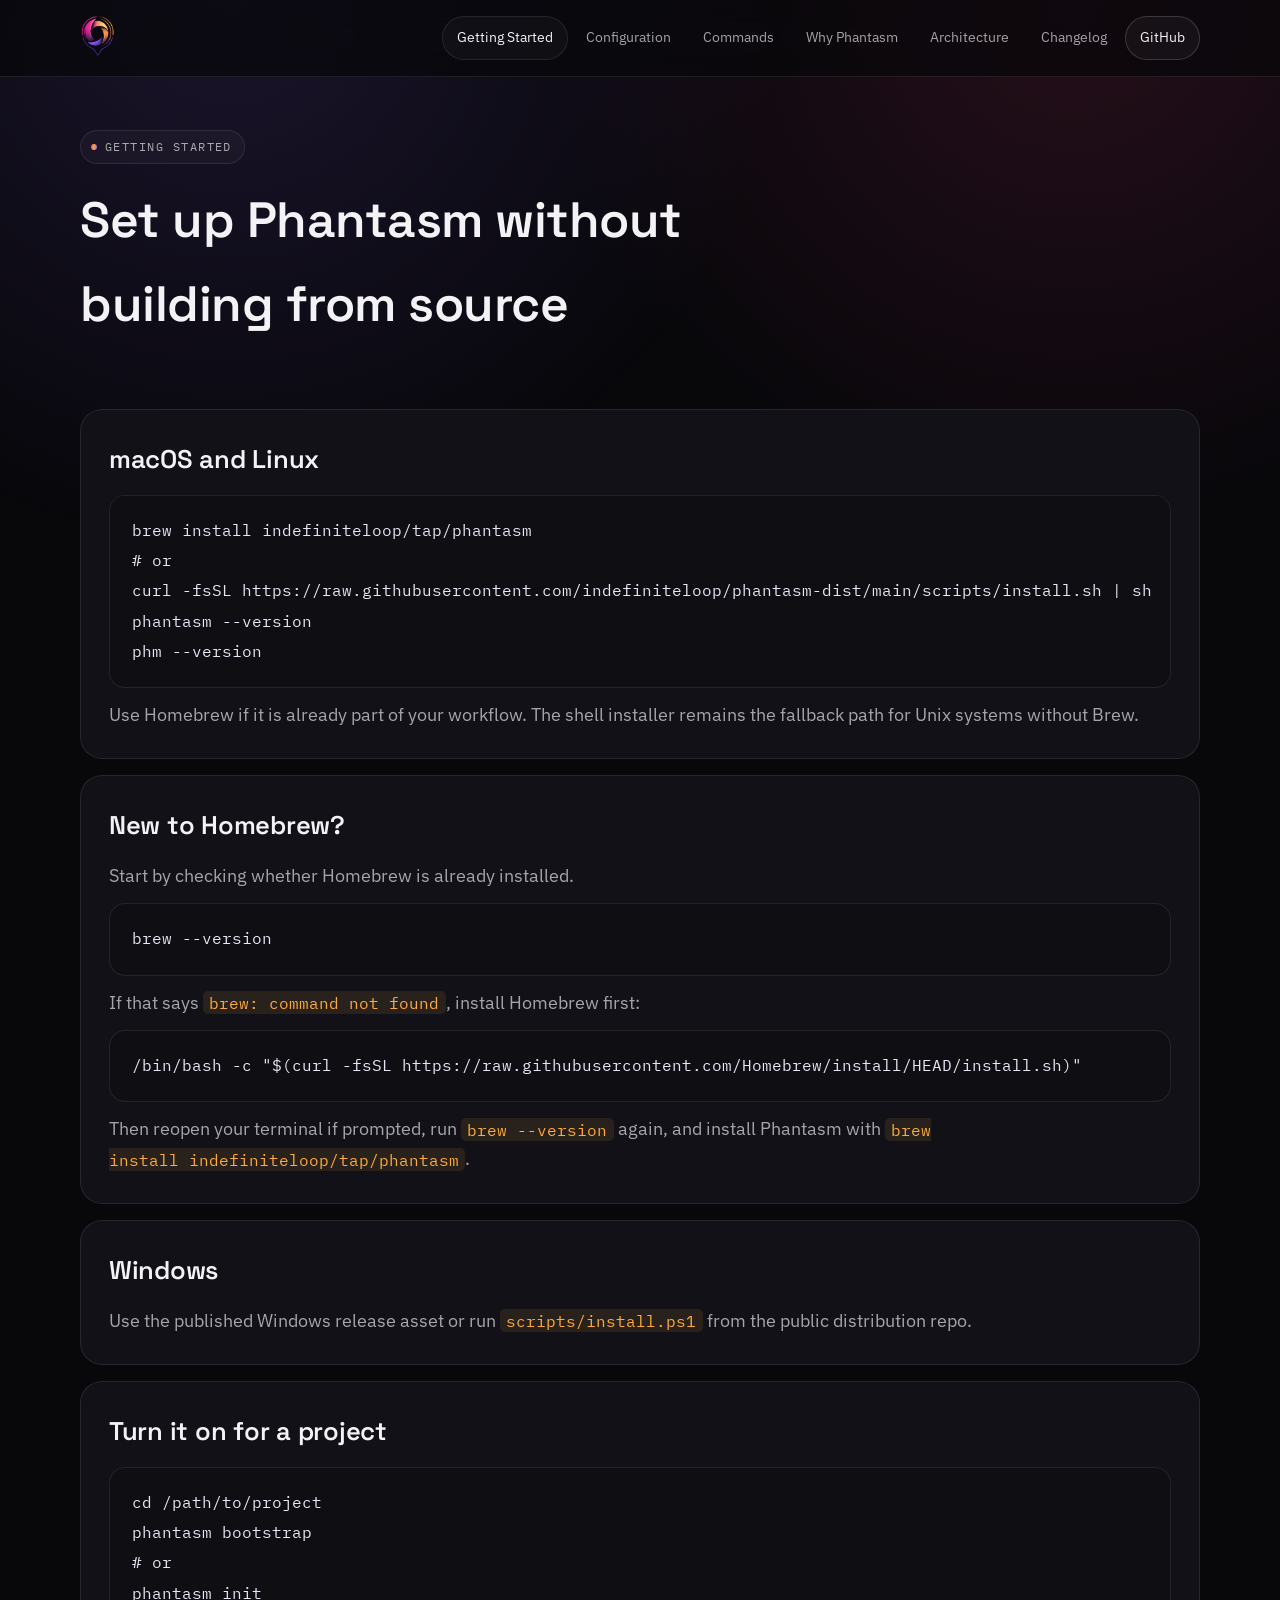
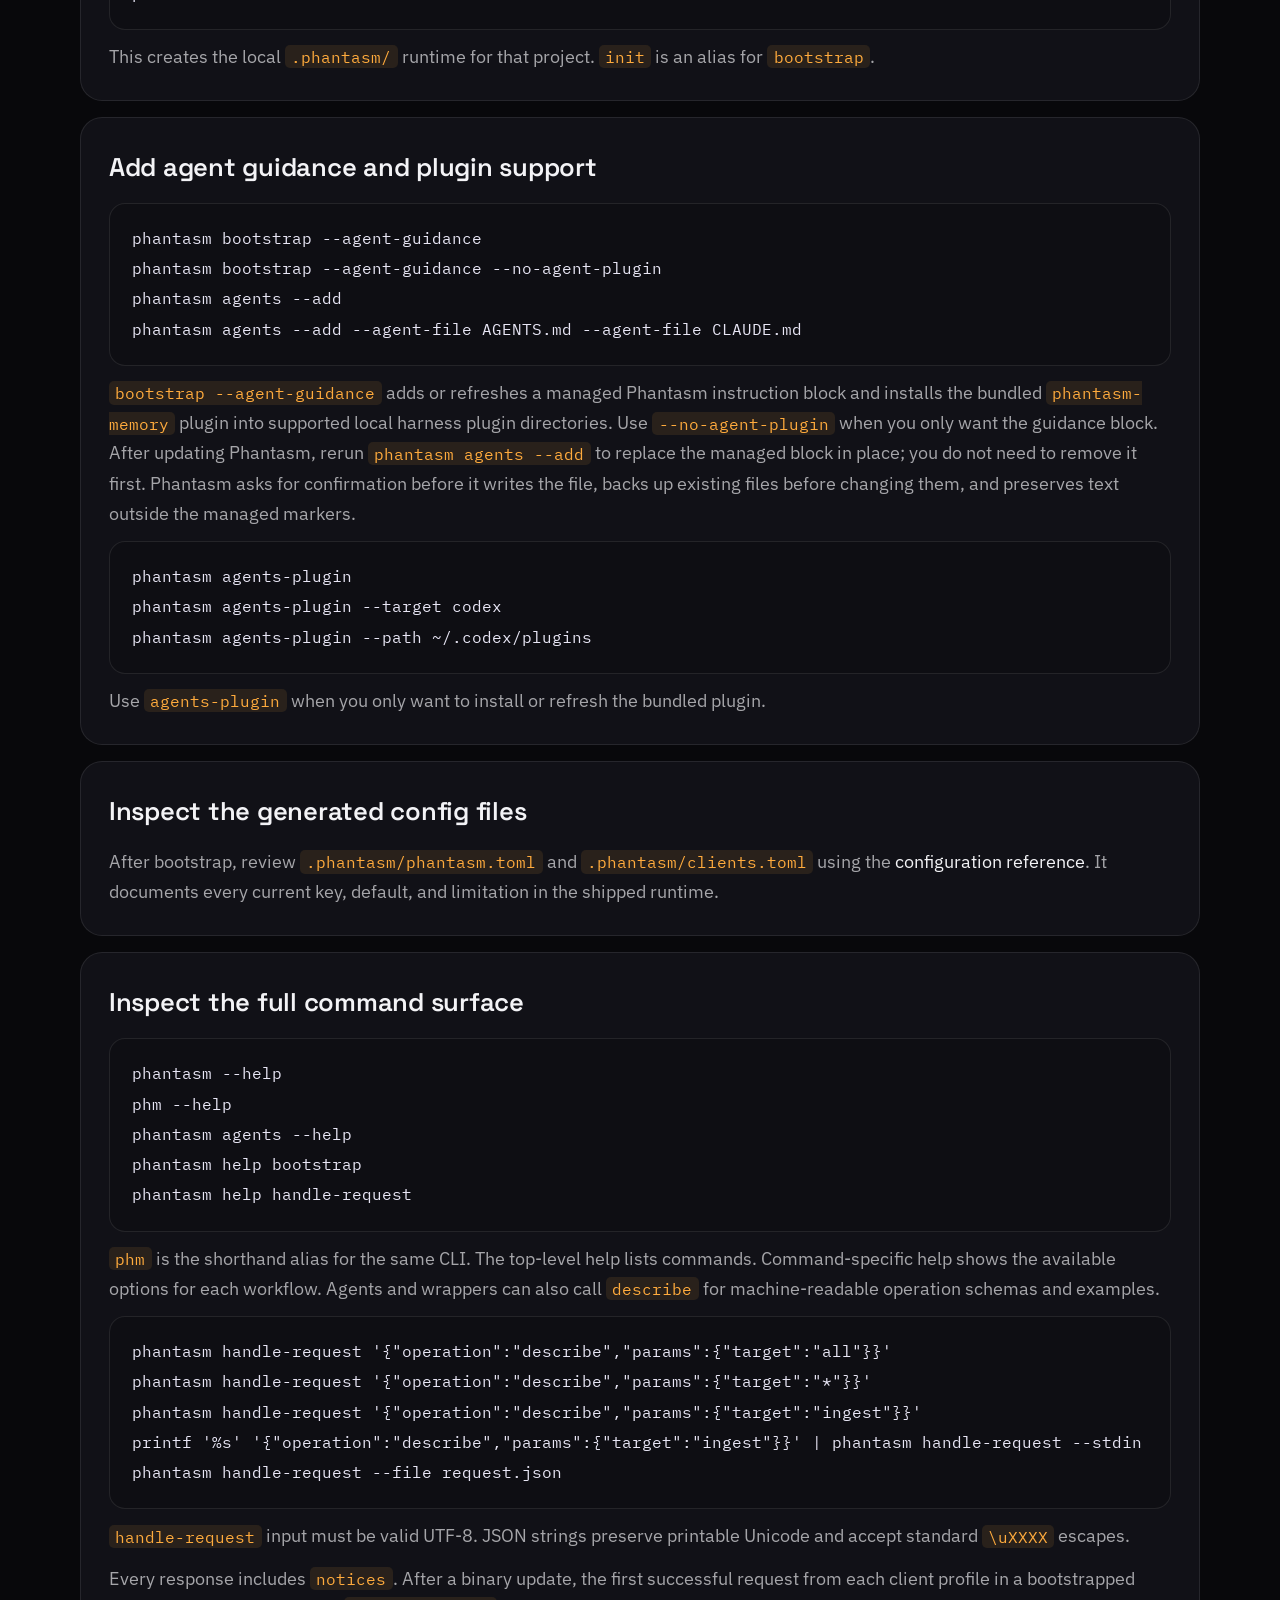
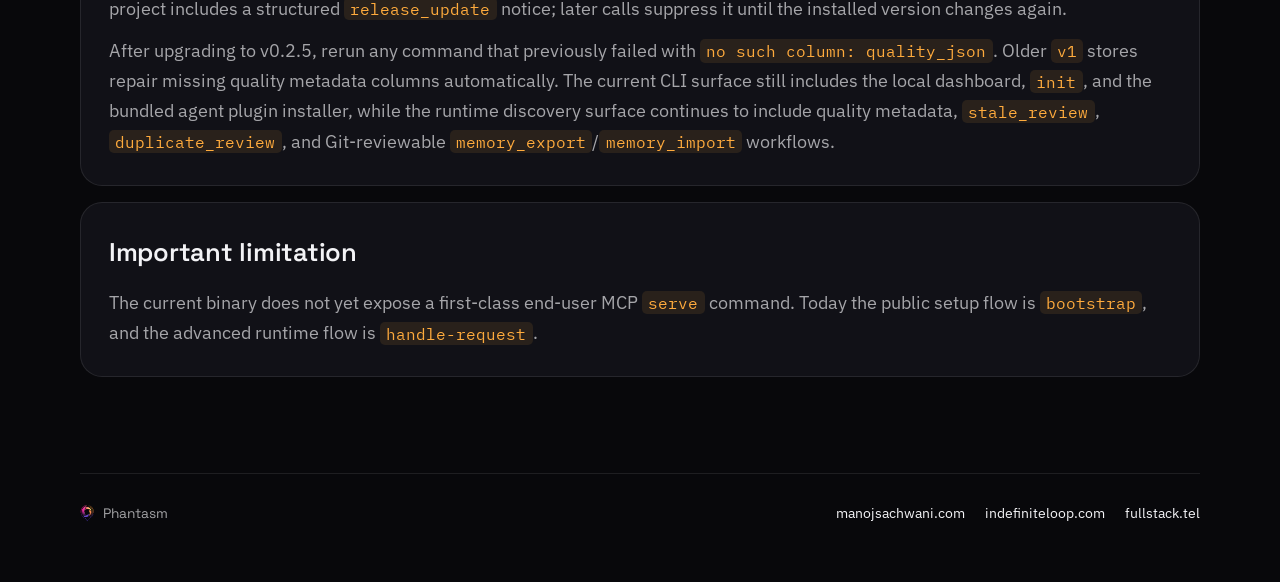
<file: site/getting-started.html>
<!doctype html>
<html lang="en">
  <head>
    <meta charset="utf-8">
    <meta name="viewport" content="width=device-width, initial-scale=1">
    <title>Getting Started with Phantasm | Install and Bootstrap Project Memory</title>
    <meta name="description" content="Install Phantasm on macOS, Linux, or Windows and bootstrap project-scoped memory for AI agents with the Phantasm CLI.">
    <meta name="robots" content="index,follow,max-image-preview:large">
    <meta name="author" content="Manoj Sachwani">
    <meta name="theme-color" content="#08080b">
    <meta property="og:type" content="article">
    <meta property="og:site_name" content="Phantasm">
    <meta property="og:title" content="Getting Started with Phantasm">
    <meta property="og:description" content="Install Phantasm and bootstrap a local, repository-scoped memory runtime for AI agents.">
    <meta property="og:image" content="/og/phantasm-og.svg">
    <meta property="og:image:alt" content="Phantasm getting started page preview">
    <meta name="twitter:card" content="summary_large_image">
    <meta name="twitter:title" content="Getting Started with Phantasm">
    <meta name="twitter:description" content="Install Phantasm and bootstrap a local memory runtime for AI agents.">
    <meta name="twitter:image" content="/og/phantasm-og.svg">
    <script type="application/ld+json">
      {
        "@context": "https://schema.org",
        "@type": "TechArticle",
        "headline": "Getting Started with Phantasm",
        "description": "Installation and setup guide for bootstrapping Phantasm into a repository.",
        "author": { "@type": "Person", "name": "Manoj Sachwani", "url": "https://manojsachwani.com" },
        "publisher": { "@type": "Organization", "name": "Phantasm" }
      }
    </script>
    <link rel="preconnect" href="https://fonts.googleapis.com">
    <link rel="preconnect" href="https://fonts.gstatic.com" crossorigin>
    <link href="https://fonts.googleapis.com/css2?family=Space+Grotesk:wght@500;600;700&family=IBM+Plex+Sans:wght@400;500;600&family=IBM+Plex+Mono:wght@400;500&display=swap" rel="stylesheet">
    <link rel="stylesheet" href="./styles.css">
  </head>
  <body>
    <nav class="nav">
      <div class="nav-inner">
        <a class="nav-brand" href="./index.html"><img src="assets/phantasm-mark.png" alt="Phantasm"></a>
        <div class="nav-links">
          <a href="./getting-started.html" class="is-current">Getting Started</a>
          <a href="./configuration.html">Configuration</a>
          <a href="./commands.html">Commands</a>
          <a href="./why-phantasm.html">Why Phantasm</a>
          <a href="./architecture.html">Architecture</a>
          <a href="./changelog.html">Changelog</a>
          <a class="nav-cta" href="https://github.com/indefiniteloop/phantasm-dist?utm_source=phatasm" target="_blank">GitHub</a>
        </div>
      </div>
    </nav>

    <main class="shell">
      <header class="page-header">
        <p class="eyebrow">Getting Started</p>
        <h1>Set up Phantasm without building from source</h1>
      </header>

      <section class="section-first">
        <div class="panel">
          <h2>macOS and Linux</h2>
          <pre><code>brew install indefiniteloop/tap/phantasm
# or
curl -fsSL https://raw.githubusercontent.com/indefiniteloop/phantasm-dist/main/scripts/install.sh | sh
phantasm --version
phm --version</code></pre>
          <p>Use Homebrew if it is already part of your workflow. The shell installer remains the fallback path for Unix systems without Brew.</p>
        </div>

        <div class="panel">
          <h2>New to Homebrew?</h2>
          <p>Start by checking whether Homebrew is already installed.</p>
          <pre><code>brew --version</code></pre>
          <p>If that says <code>brew: command not found</code>, install Homebrew first:</p>
          <pre><code>/bin/bash -c "$(curl -fsSL https://raw.githubusercontent.com/Homebrew/install/HEAD/install.sh)"</code></pre>
          <p>Then reopen your terminal if prompted, run <code>brew --version</code> again, and install Phantasm with <code>brew install indefiniteloop/tap/phantasm</code>.</p>
        </div>

        <div class="panel">
          <h2>Windows</h2>
          <p>Use the published Windows release asset or run <code>scripts/install.ps1</code> from the public distribution repo.</p>
        </div>

        <div class="panel">
          <h2>Turn it on for a project</h2>
          <pre><code>cd /path/to/project
phantasm bootstrap
# or
phantasm init</code></pre>
          <p>This creates the local <code>.phantasm/</code> runtime for that project. <code>init</code> is an alias for <code>bootstrap</code>.</p>
        </div>

        <div class="panel">
          <h2>Add agent guidance and plugin support</h2>
          <pre><code>phantasm bootstrap --agent-guidance
phantasm bootstrap --agent-guidance --no-agent-plugin
phantasm agents --add
phantasm agents --add --agent-file AGENTS.md --agent-file CLAUDE.md</code></pre>
          <p><code>bootstrap --agent-guidance</code> adds or refreshes a managed Phantasm instruction block and installs the bundled <code>phantasm-memory</code> plugin into supported local harness plugin directories. Use <code>--no-agent-plugin</code> when you only want the guidance block. After updating Phantasm, rerun <code>phantasm agents --add</code> to replace the managed block in place; you do not need to remove it first. Phantasm asks for confirmation before it writes the file, backs up existing files before changing them, and preserves text outside the managed markers.</p>
          <pre><code>phantasm agents-plugin
phantasm agents-plugin --target codex
phantasm agents-plugin --path ~/.codex/plugins</code></pre>
          <p>Use <code>agents-plugin</code> when you only want to install or refresh the bundled plugin.</p>
        </div>

        <div class="panel">
          <h2>Inspect the generated config files</h2>
          <p>
            After bootstrap, review <code>.phantasm/phantasm.toml</code> and
            <code>.phantasm/clients.toml</code> using the
            <a href="./configuration.html">configuration reference</a>.
            It documents every current key, default, and limitation in the shipped runtime.
          </p>
        </div>

        <div class="panel">
          <h2>Inspect the full command surface</h2>
          <pre><code>phantasm --help
phm --help
phantasm agents --help
phantasm help bootstrap
phantasm help handle-request</code></pre>
          <p><code>phm</code> is the shorthand alias for the same CLI. The top-level help lists commands. Command-specific help shows the available options for each workflow. Agents and wrappers can also call <code>describe</code> for machine-readable operation schemas and examples.</p>
          <pre><code>phantasm handle-request '{"operation":"describe","params":{"target":"all"}}'
phantasm handle-request '{"operation":"describe","params":{"target":"*"}}'
phantasm handle-request '{"operation":"describe","params":{"target":"ingest"}}'
printf '%s' '{"operation":"describe","params":{"target":"ingest"}}' | phantasm handle-request --stdin
phantasm handle-request --file request.json</code></pre>
          <p><code>handle-request</code> input must be valid UTF-8. JSON strings preserve printable Unicode and accept standard <code>\uXXXX</code> escapes.</p>
          <p>Every response includes <code>notices</code>. After a binary update, the first successful request from each client profile in a bootstrapped project includes a structured <code>release_update</code> notice; later calls suppress it until the installed version changes again.</p>
          <p>After upgrading to v0.2.5, rerun any command that previously failed with <code>no such column: quality_json</code>. Older <code>v1</code> stores repair missing quality metadata columns automatically. The current CLI surface still includes the local dashboard, <code>init</code>, and the bundled agent plugin installer, while the runtime discovery surface continues to include quality metadata, <code>stale_review</code>, <code>duplicate_review</code>, and Git-reviewable <code>memory_export</code>/<code>memory_import</code> workflows.</p>
        </div>

        <div class="panel">
          <h2>Important limitation</h2>
          <p>
            The current binary does not yet expose a first-class end-user MCP <code>serve</code>
            command. Today the public setup flow is <code>bootstrap</code>, and the advanced runtime
            flow is <code>handle-request</code>.
          </p>
        </div>
      </section>

      <footer class="site-footer">
        <a class="footer-brand" href="./index.html"><img src="assets/phantasm-mark.png" alt="">Phantasm</a>
        <div class="site-footer-links">
          <a href="https://manojsachwani.com?utm_source=phatasm" target="_blank">manojsachwani.com</a>
          <a href="https://indefiniteloop.com?utm_source=phatasm" target="_blank">indefiniteloop.com</a>
          <a href="https://fullstack.tel?utm_source=phatasm" target="_blank">fullstack.tel</a>
        </div>
      </footer>
    </main>
  </body>
</html>
</file>
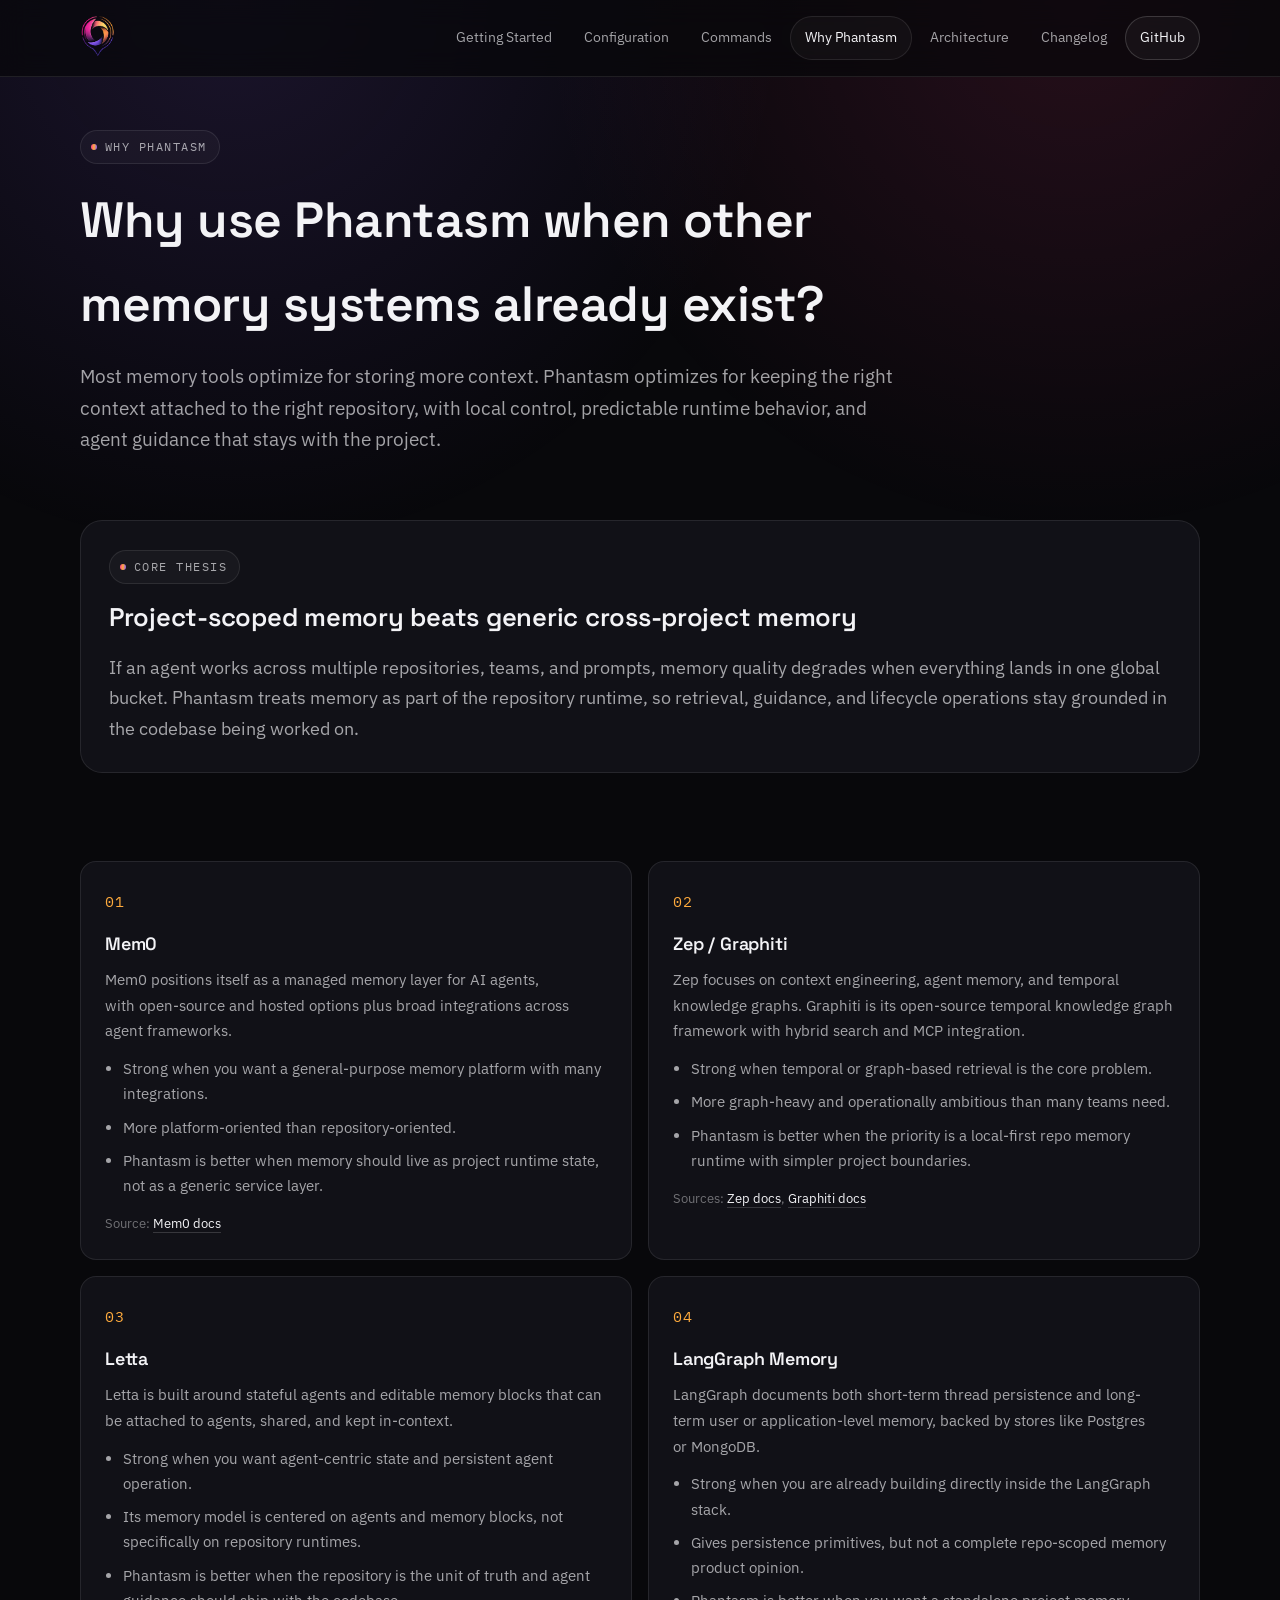
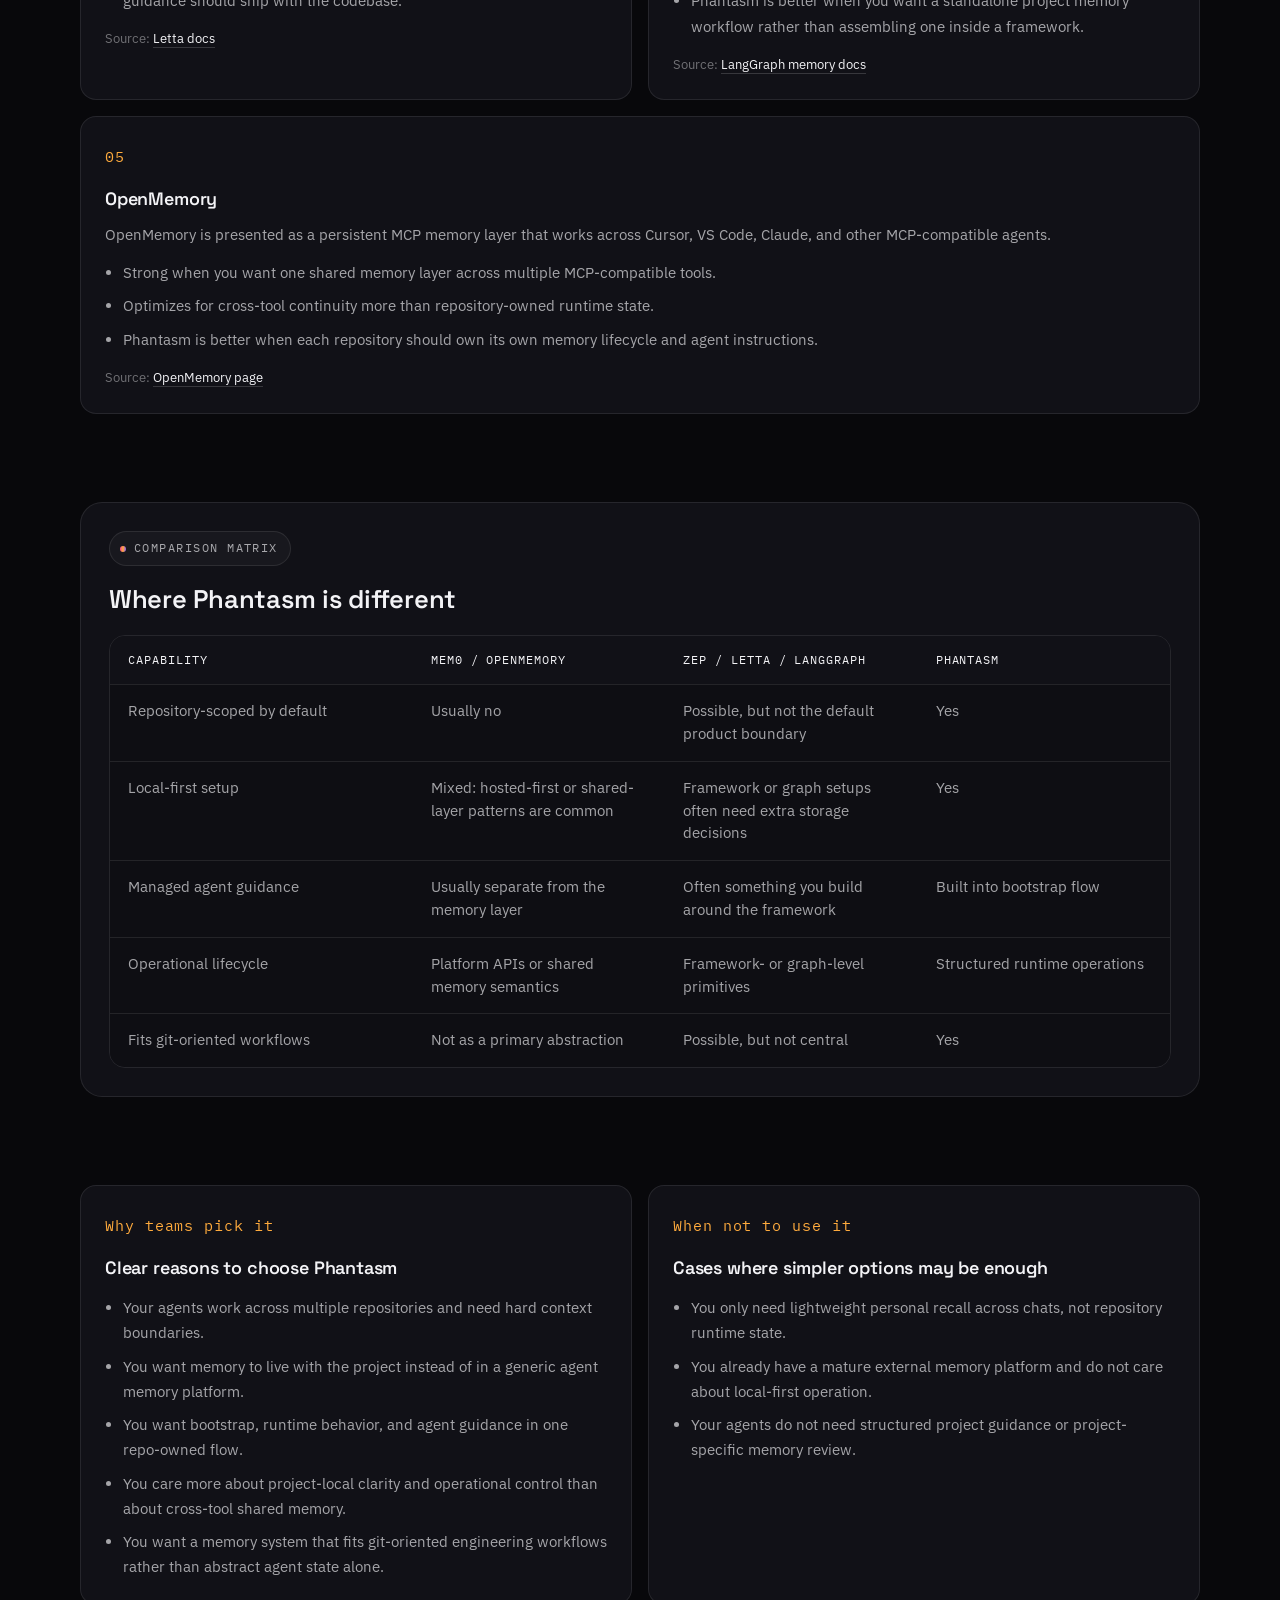
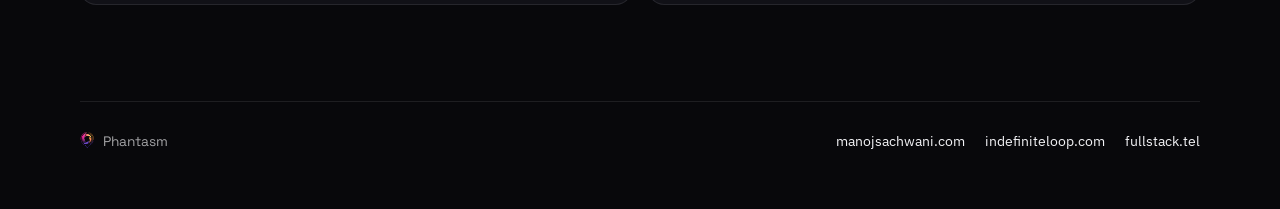
<file: site/why-phantasm.html>
<!doctype html>
<html lang="en">
  <head>
    <meta charset="utf-8">
    <meta name="viewport" content="width=device-width, initial-scale=1">
    <title>Why Phantasm | Compare AI Memory Systems for Agents</title>
    <meta name="description" content="Compare Phantasm with Mem0, OpenMemory, Zep, Graphiti, Letta, and LangGraph memory to understand why teams choose repository-scoped, local-first memory for AI agents.">
    <meta name="robots" content="index,follow,max-image-preview:large">
    <meta name="author" content="Manoj Sachwani">
    <meta name="theme-color" content="#08080b">
    <meta property="og:type" content="article">
    <meta property="og:site_name" content="Phantasm">
    <meta property="og:title" content="Why Phantasm | Compare AI Memory Systems">
    <meta property="og:description" content="High-level comparison of Phantasm versus Mem0, OpenMemory, Zep, Graphiti, Letta, and LangGraph memory.">
    <meta property="og:image" content="/og/phantasm-og.svg">
    <meta property="og:image:alt" content="Why Phantasm comparison page preview">
    <meta name="twitter:card" content="summary_large_image">
    <meta name="twitter:title" content="Why Phantasm | Compare AI Memory Systems">
    <meta name="twitter:description" content="Compare Phantasm with widely used memory systems for AI agents.">
    <meta name="twitter:image" content="/og/phantasm-og.svg">
    <script type="application/ld+json">
      {
        "@context": "https://schema.org",
        "@type": "TechArticle",
        "headline": "Why Phantasm",
        "description": "Comparison page explaining how Phantasm differs from other memory systems for AI agents.",
        "author": { "@type": "Person", "name": "Manoj Sachwani", "url": "https://manojsachwani.com" },
        "publisher": { "@type": "Organization", "name": "Phantasm" }
      }
    </script>
    <link rel="preconnect" href="https://fonts.googleapis.com">
    <link rel="preconnect" href="https://fonts.gstatic.com" crossorigin>
    <link href="https://fonts.googleapis.com/css2?family=Space+Grotesk:wght@500;600;700&family=IBM+Plex+Sans:wght@400;500;600&family=IBM+Plex+Mono:wght@400;500&display=swap" rel="stylesheet">
    <link rel="stylesheet" href="./styles.css">
  </head>
  <body>
    <nav class="nav">
      <div class="nav-inner">
        <a class="nav-brand" href="./index.html"><img src="assets/phantasm-mark.png" alt="Phantasm"></a>
        <div class="nav-links">
          <a href="./getting-started.html">Getting Started</a>
          <a href="./configuration.html">Configuration</a>
          <a href="./commands.html">Commands</a>
          <a href="./why-phantasm.html" class="is-current">Why Phantasm</a>
          <a href="./architecture.html">Architecture</a>
          <a href="./changelog.html">Changelog</a>
          <a class="nav-cta" href="https://github.com/indefiniteloop/phantasm-dist?utm_source=phatasm" target="_blank">GitHub</a>
        </div>
      </div>
    </nav>

    <main class="shell">
      <header class="page-header page-header-wide">
        <p class="eyebrow">Why Phantasm</p>
        <h1>Why use Phantasm when other memory systems already exist?</h1>
        <p class="page-lede">
          Most memory tools optimize for storing more context. Phantasm optimizes for keeping the
          right context attached to the right repository, with local control, predictable runtime
          behavior, and agent guidance that stays with the project.
        </p>
      </header>

      <section class="section-first">
        <div class="panel">
          <p class="eyebrow" style="margin-bottom: 12px;">Core thesis</p>
          <h2>Project-scoped memory beats generic cross-project memory</h2>
          <p>
            If an agent works across multiple repositories, teams, and prompts, memory quality
            degrades when everything lands in one global bucket. Phantasm treats memory as part of
            the repository runtime, so retrieval, guidance, and lifecycle operations stay grounded
            in the codebase being worked on.
          </p>
        </div>
      </section>

      <section class="section">
        <div class="grid-2">
          <article class="card">
            <p class="card-num">01</p>
            <h2>Mem0</h2>
            <p>
              Mem0 positions itself as a managed memory layer for AI agents, with open-source and
              hosted options plus broad integrations across agent frameworks.
            </p>
            <ul>
              <li>Strong when you want a general-purpose memory platform with many integrations.</li>
              <li>More platform-oriented than repository-oriented.</li>
              <li>Phantasm is better when memory should live as project runtime state, not as a generic service layer.</li>
            </ul>
            <p class="source-line">Source: <a href="https://docs.mem0.ai/introduction?utm_source=phatasm" target="_blank">Mem0 docs</a></p>
          </article>

          <article class="card">
            <p class="card-num">02</p>
            <h2>Zep / Graphiti</h2>
            <p>
              Zep focuses on context engineering, agent memory, and temporal knowledge graphs.
              Graphiti is its open-source temporal knowledge graph framework with hybrid search and
              MCP integration.
            </p>
            <ul>
              <li>Strong when temporal or graph-based retrieval is the core problem.</li>
              <li>More graph-heavy and operationally ambitious than many teams need.</li>
              <li>Phantasm is better when the priority is a local-first repo memory runtime with simpler project boundaries.</li>
            </ul>
            <p class="source-line">
              Sources: <a href="https://help.getzep.com/overview?utm_source=phatasm" target="_blank">Zep docs</a>,
              <a href="https://help.getzep.com/graphiti/getting-started/welcome?utm_source=phatasm" target="_blank">Graphiti docs</a>
            </p>
          </article>

          <article class="card">
            <p class="card-num">03</p>
            <h2>Letta</h2>
            <p>
              Letta is built around stateful agents and editable memory blocks that can be attached to
              agents, shared, and kept in-context.
            </p>
            <ul>
              <li>Strong when you want agent-centric state and persistent agent operation.</li>
              <li>Its memory model is centered on agents and memory blocks, not specifically on repository runtimes.</li>
              <li>Phantasm is better when the repository is the unit of truth and agent guidance should ship with the codebase.</li>
            </ul>
            <p class="source-line">Source: <a href="https://docs.letta.com/guides/core-concepts/stateful-agents?utm_source=phatasm" target="_blank">Letta docs</a></p>
          </article>

          <article class="card">
            <p class="card-num">04</p>
            <h2>LangGraph Memory</h2>
            <p>
              LangGraph documents both short-term thread persistence and long-term user or
              application-level memory, backed by stores like Postgres or MongoDB.
            </p>
            <ul>
              <li>Strong when you are already building directly inside the LangGraph stack.</li>
              <li>Gives persistence primitives, but not a complete repo-scoped memory product opinion.</li>
              <li>Phantasm is better when you want a standalone project memory workflow rather than assembling one inside a framework.</li>
            </ul>
            <p class="source-line">Source: <a href="https://docs.langchain.com/oss/javascript/langgraph/add-memory?utm_source=phatasm" target="_blank">LangGraph memory docs</a></p>
          </article>

          <article class="card" style="grid-column: span 2;">
            <p class="card-num">05</p>
            <h2>OpenMemory</h2>
            <p>
              OpenMemory is presented as a persistent MCP memory layer that works across Cursor, VS
              Code, Claude, and other MCP-compatible agents.
            </p>
            <ul>
              <li>Strong when you want one shared memory layer across multiple MCP-compatible tools.</li>
              <li>Optimizes for cross-tool continuity more than repository-owned runtime state.</li>
              <li>Phantasm is better when each repository should own its own memory lifecycle and agent instructions.</li>
            </ul>
            <p class="source-line">Source: <a href="https://mem0.ai/openmemory?utm_source=phatasm" target="_blank">OpenMemory page</a></p>
          </article>
        </div>
      </section>

      <section class="section">
        <div class="panel">
          <p class="eyebrow" style="margin-bottom: 12px;">Comparison matrix</p>
          <h2>Where Phantasm is different</h2>
          <div class="matrix-table" role="table" aria-label="Phantasm comparison table">
            <div class="matrix-row matrix-head" role="row">
              <div role="columnheader">Capability</div>
              <div role="columnheader">Mem0 / OpenMemory</div>
              <div role="columnheader">Zep / Letta / LangGraph</div>
              <div role="columnheader">Phantasm</div>
            </div>
            <div class="matrix-row" role="row">
              <div role="cell">Repository-scoped by default</div>
              <div role="cell">Usually no</div>
              <div role="cell">Possible, but not the default product boundary</div>
              <div role="cell">Yes</div>
            </div>
            <div class="matrix-row" role="row">
              <div role="cell">Local-first setup</div>
              <div role="cell">Mixed: hosted-first or shared-layer patterns are common</div>
              <div role="cell">Framework or graph setups often need extra storage decisions</div>
              <div role="cell">Yes</div>
            </div>
            <div class="matrix-row" role="row">
              <div role="cell">Managed agent guidance</div>
              <div role="cell">Usually separate from the memory layer</div>
              <div role="cell">Often something you build around the framework</div>
              <div role="cell">Built into bootstrap flow</div>
            </div>
            <div class="matrix-row" role="row">
              <div role="cell">Operational lifecycle</div>
              <div role="cell">Platform APIs or shared memory semantics</div>
              <div role="cell">Framework- or graph-level primitives</div>
              <div role="cell">Structured runtime operations</div>
            </div>
            <div class="matrix-row" role="row">
              <div role="cell">Fits git-oriented workflows</div>
              <div role="cell">Not as a primary abstraction</div>
              <div role="cell">Possible, but not central</div>
              <div role="cell">Yes</div>
            </div>
          </div>
        </div>
      </section>

      <section class="section">
        <div class="grid-2">
          <article class="card">
            <p class="card-num">Why teams pick it</p>
            <h2>Clear reasons to choose Phantasm</h2>
            <ul>
              <li>Your agents work across multiple repositories and need hard context boundaries.</li>
              <li>You want memory to live with the project instead of in a generic agent memory platform.</li>
              <li>You want bootstrap, runtime behavior, and agent guidance in one repo-owned flow.</li>
              <li>You care more about project-local clarity and operational control than about cross-tool shared memory.</li>
              <li>You want a memory system that fits git-oriented engineering workflows rather than abstract agent state alone.</li>
            </ul>
          </article>
          <article class="card">
            <p class="card-num">When not to use it</p>
            <h2>Cases where simpler options may be enough</h2>
            <ul>
              <li>You only need lightweight personal recall across chats, not repository runtime state.</li>
              <li>You already have a mature external memory platform and do not care about local-first operation.</li>
              <li>Your agents do not need structured project guidance or project-specific memory review.</li>
            </ul>
          </article>
        </div>
      </section>

      <footer class="site-footer">
        <a class="footer-brand" href="./index.html"><img src="assets/phantasm-mark.png" alt="">Phantasm</a>
        <div class="site-footer-links">
          <a href="https://manojsachwani.com?utm_source=phatasm" target="_blank">manojsachwani.com</a>
          <a href="https://indefiniteloop.com?utm_source=phatasm" target="_blank">indefiniteloop.com</a>
          <a href="https://fullstack.tel?utm_source=phatasm" target="_blank">fullstack.tel</a>
        </div>
      </footer>
    </main>
  </body>
</html>
</file>
<file: site/styles.css>
/* =====================================================================
   Phantasm — design tokens
   Single source of truth for color, type, spacing. Components below
   consume tokens only; no page ever hardcodes a raw color or font.
   ===================================================================== */
:root {
    --bg: #08080b;
    --bg-raised: #0e0e13;
    --bg-panel: #111117;
    --bg-panel-soft: rgba(255, 255, 255, 0.03);
    --border: rgba(255, 255, 255, 0.09);
    --border-strong: rgba(255, 255, 255, 0.16);
    --text: #f3f3f6;
    --muted: rgba(243, 243, 246, 0.66);
    --faint: rgba(243, 243, 246, 0.42);

    --pink: #ff3f8f;
    --amber: #ffab3d;
    --violet: #8b5cf6;
    --gradient: linear-gradient(92deg, var(--pink) 0%, var(--amber) 50%, var(--violet) 100%);

    --radius-sm: 10px;
    --radius-md: 16px;
    --radius-lg: 22px;

    --font-display: "Space Grotesk", "Avenir Next Condensed", sans-serif;
    --font-body: "IBM Plex Sans", -apple-system, sans-serif;
    --font-mono: "IBM Plex Mono", "SFMono-Regular", Menlo, Consolas, monospace;

    --shadow: 0 24px 60px rgba(0, 0, 0, 0.45);
    color-scheme: dark;
}

* {
    box-sizing: border-box;
}

html {
    scroll-behavior: smooth;
}

body {
    margin: 0;
    min-height: 100vh;
    background: var(--bg);
    color: var(--text);
    font-family: var(--font-body);
    font-size: 18px;
    line-height: 1.68;
    -webkit-font-smoothing: antialiased;
}

body::before {
    content: "";
    position: fixed;
    inset: 0;
    pointer-events: none;
    z-index: 0;
    background-image: radial-gradient(circle at 18% 0%, rgba(139, 92, 246, 0.14), transparent 40%),
        radial-gradient(circle at 84% 0%, rgba(255, 63, 143, 0.12), transparent 38%);
}

a {
    color: var(--text);
    text-decoration: none;
}

a:hover {
    color: var(--amber);
}

img {
    display: block;
    max-width: 100%;
}

h1, h2, h3 {
    margin: 0;
    font-family: var(--font-display);
    font-weight: 600;
    letter-spacing: -0.01em;
    color: var(--text);
    text-wrap: pretty;
}

p {
    margin: 0;
    color: var(--muted);
    text-wrap: pretty;
}

code {
    font-family: var(--font-mono);
    font-size: 0.88em;
    color: var(--amber);
    background: rgba(255, 171, 61, 0.1);
    padding: 0.1em 0.4em;
    border-radius: 5px;
}

pre code {
    background: none;
    padding: 0;
    color: inherit;
}

ul {
    margin: 0;
    padding: 0;
}

/* =====================================================================
   Layout shell
   ===================================================================== */
.shell {
    position: relative;
    z-index: 1;
    width: min(1120px, calc(100% - 40px));
    margin: 0 auto;
}

.section {
    margin-top: 88px;
}

.section-first {
    margin-top: 56px;
}

.section-header {
    max-width: 640px;
    margin-bottom: 28px;
}

.section-header .eyebrow {
    margin-bottom: 14px;
}

.section-header h2 {
    font-size: clamp(1.6rem, 3vw, 2.2rem);
}

.section-header p {
    margin-top: 12px;
    font-size: 1.02rem;
}

/* =====================================================================
   Nav
   ===================================================================== */
.nav {
    position: sticky;
    top: 0;
    z-index: 40;
    background: rgba(8, 8, 11, 0.72);
    backdrop-filter: blur(14px);
    border-bottom: 1px solid var(--border);
}

.nav-inner {
    width: min(1120px, calc(100% - 40px));
    margin: 0 auto;
    display: flex;
    align-items: center;
    justify-content: space-between;
    gap: 24px;
    padding: 16px 0;
}

.nav-brand {
    display: flex;
    align-items: center;
    gap: 10px;
    font-family: var(--font-display);
    font-weight: 600;
    font-size: 1.02rem;
    letter-spacing: 0.02em;
    color: var(--text);
}

.nav-brand img {
    height: 44px;
    width: auto;
}

.nav-links {
    display: flex;
    align-items: center;
    gap: 4px;
    flex-wrap: wrap;
}

.nav-links a {
    padding: 9px 14px;
    border-radius: 999px;
    font-size: 0.88rem;
    color: var(--muted);
    white-space: nowrap;
}

.nav-links a:hover {
    color: var(--text);
    background: var(--bg-panel-soft);
}

.nav-links a.is-current {
    color: var(--text);
    background: var(--bg-panel-soft);
    border: 1px solid var(--border);
}

.nav-links a.nav-cta {
    color: var(--text);
    border: 1px solid var(--border-strong);
    background: rgba(255, 255, 255, 0.04);
}

.nav-toggle {
    display: none;
}

/* =====================================================================
   Buttons + badges
   ===================================================================== */
.eyebrow {
    display: inline-flex;
    align-items: center;
    gap: 8px;
    margin: 0;
    padding: 6px 12px 6px 10px;
    border: 1px solid var(--border);
    border-radius: 999px;
    background: var(--bg-panel-soft);
    font-family: var(--font-mono);
    font-size: 0.76rem;
    text-transform: uppercase;
    letter-spacing: 0.12em;
    color: var(--muted);
}

.eyebrow::before {
    content: "";
    width: 6px;
    height: 6px;
    border-radius: 50%;
    background: var(--gradient);
    flex-shrink: 0;
}

.btn {
    display: inline-flex;
    align-items: center;
    justify-content: center;
    gap: 8px;
    padding: 13px 22px;
    border-radius: var(--radius-sm);
    font-family: var(--font-body);
    font-weight: 500;
    font-size: 0.94rem;
    border: 1px solid var(--border-strong);
    transition: border-color 0.15s ease, background 0.15s ease, transform 0.15s ease;
}

.btn:hover {
    color: var(--text);
    transform: translateY(-1px);
}

.btn-primary {
    background: var(--text);
    color: #08080b;
    border-color: var(--text);
}

.btn-primary:hover {
    color: #08080b;
    background: #ffffff;
}

.btn-ghost {
    background: var(--bg-panel-soft);
    color: var(--text);
}

.btn-ghost:hover {
    background: rgba(255, 255, 255, 0.07);
}

.actions {
    display: flex;
    gap: 12px;
    flex-wrap: wrap;
}

/* =====================================================================
   Hero (home)
   ===================================================================== */
.hero {
    padding: 64px 0 8px;
    text-align: center;
}

.hero-inner {
    max-width: 760px;
    margin: 0 auto;
    display: flex;
    flex-direction: column;
    align-items: center;
    gap: 22px;
}

.hero h1 {
    font-size: clamp(2.6rem, 6.4vw, 4.6rem);
    line-height: 1.04;
}

.hero h1 .accent {
    background: var(--gradient);
    -webkit-background-clip: text;
    background-clip: text;
    -webkit-text-fill-color: transparent;
}

.hero-lede {
    max-width: 46rem;
    font-size: clamp(1.15rem, 1.8vw, 1.35rem);
    color: var(--muted);
}

.hero-logo {
    width: min(560px, 82vw);
    height: auto;
    margin: 6px 0 4px;
}

.hero-tag {
    display: flex;
    gap: 10px;
    align-items: center;
    font-family: var(--font-mono);
    font-size: 0.8rem;
    letter-spacing: 0.1em;
    text-transform: uppercase;
    color: var(--faint);
}

.hero-tag span {
    padding: 3px 9px;
    border-radius: 6px;
    border: 1px solid var(--border);
}

.hero-tag span:nth-child(1) { color: var(--pink); border-color: rgba(255, 63, 143, 0.3); }
.hero-tag span:nth-child(2) { color: var(--amber); border-color: rgba(255, 171, 61, 0.3); }
.hero-tag span:nth-child(3) { color: var(--violet); border-color: rgba(139, 92, 246, 0.3); }

/* =====================================================================
   Code window (terminal chrome)
   ===================================================================== */
.code-window {
    position: relative;
    border-radius: var(--radius-lg);
    border: 1px solid var(--border);
    background: var(--bg-panel);
    box-shadow: var(--shadow);
    overflow: hidden;
    text-align: left;
}

.code-window-bar {
    display: flex;
    align-items: center;
    flex-wrap: nowrap;
    gap: 8px;
    padding: 14px 18px;
    border-bottom: 1px solid var(--border);
    background: var(--bg-raised);
}

.code-window-bar span {
    flex: 0 0 auto;
    width: 10px;
    height: 10px;
    border-radius: 50%;
    background: var(--border-strong);
}

.code-window-label {
    margin-left: 8px;
    flex: 1 1 auto;
    min-width: 0;
    white-space: nowrap;
    overflow: hidden;
    text-overflow: ellipsis;
    font-family: var(--font-mono);
    font-size: 0.78rem;
    color: var(--faint);
}

.code-window pre {
    margin: 0;
    padding: 26px 28px;
    overflow-x: auto;
    background: none;
    border: none;
    border-radius: 0;
    box-shadow: none;
}

.code-window pre code {
    font-size: 0.92rem;
    line-height: 1.75;
    color: #e8e6f5;
}

/* =====================================================================
   Generic panel/card + grids
   ===================================================================== */
.panel {
    padding: 28px;
    border-radius: var(--radius-lg);
    border: 1px solid var(--border);
    background: var(--bg-panel);
}

.panel + .panel {
    margin-top: 16px;
}

.panel h2 {
    font-size: clamp(1.3rem, 2.2vw, 1.6rem);
    margin-bottom: 14px;
}

.panel h3 {
    font-size: 1rem;
    margin: 20px 0 8px;
    color: var(--text);
}

.panel h3:first-child {
    margin-top: 0;
}

.panel p + p,
.panel p + pre,
.panel pre + p,
.panel p + ul,
.panel ul + h3,
.panel ul + p {
    margin-top: 12px;
}

pre {
    margin: 0;
    padding: 20px 22px;
    overflow-x: auto;
    border-radius: var(--radius-md);
    border: 1px solid var(--border);
    background: var(--bg-raised);
    color: #e8e6f5;
}

.grid-2 { display: grid; grid-template-columns: repeat(2, minmax(0, 1fr)); gap: 16px; }
.grid-3 { display: grid; grid-template-columns: repeat(3, minmax(0, 1fr)); gap: 16px; }
.grid-4 { display: grid; grid-template-columns: repeat(4, minmax(0, 1fr)); gap: 14px; }

.card {
    padding: 24px;
    border-radius: var(--radius-md);
    border: 1px solid var(--border);
    background: var(--bg-panel);
}

.card-num {
    display: inline-block;
    margin-bottom: 14px;
    font-family: var(--font-mono);
    font-size: 0.82rem;
    letter-spacing: 0.06em;
    color: var(--amber);
}

.card h2, .card h3 {
    font-size: 1.12rem;
    margin-bottom: 8px;
}

.card p {
    font-size: 0.96rem;
}

.card ul {
    margin-top: 12px;
    padding-left: 18px;
    color: var(--muted);
}

.card ul li {
    font-size: 0.94rem;
}

.card ul li + li {
    margin-top: 8px;
}

.card .source-line {
    margin-top: 14px;
    font-size: 0.84rem;
    color: var(--faint);
}

.card .source-line a {
    border-bottom: 1px solid var(--border-strong);
}

/* list used inside panels for changelog etc. */
.list-tight {
    padding-left: 18px;
    color: var(--muted);
}

.list-tight li + li {
    margin-top: 8px;
}

.list-tight li {
    font-size: 0.96rem;
}

/* =====================================================================
   Matrix / comparison table
   ===================================================================== */
.matrix-table {
    margin-top: 4px;
    border: 1px solid var(--border);
    border-radius: var(--radius-md);
    overflow: hidden;
}

.matrix-row {
    display: grid;
    grid-template-columns: minmax(200px, 1.2fr) repeat(3, minmax(0, 1fr));
    background: var(--bg-raised);
}

.matrix-row + .matrix-row {
    border-top: 1px solid var(--border);
}

.matrix-row > div {
    padding: 15px 18px;
    font-size: 0.92rem;
    line-height: 1.55;
    color: var(--muted);
}

.matrix-head {
    background: var(--bg-panel);
}

.matrix-head > div {
    font-family: var(--font-mono);
    text-transform: uppercase;
    letter-spacing: 0.08em;
    font-size: 0.74rem;
    color: var(--text);
}

/* =====================================================================
   Flow steps
   ===================================================================== */
.flow-steps {
    display: grid;
    grid-template-columns: repeat(4, minmax(0, 1fr));
    gap: 14px;
}

.flow-step {
    padding: 20px;
    border-radius: var(--radius-md);
    border: 1px solid var(--border);
    background: var(--bg-raised);
}

.flow-step span {
    display: inline-flex;
    width: 30px;
    height: 30px;
    align-items: center;
    justify-content: center;
    margin-bottom: 12px;
    border-radius: 999px;
    border: 1px solid var(--border-strong);
    font-family: var(--font-mono);
    font-size: 0.82rem;
    color: var(--amber);
}

.flow-step p {
    font-size: 0.92rem;
}

/* =====================================================================
   Page header (docs pages)
   ===================================================================== */
.page-header {
    padding: 52px 0 8px;
    max-width: 46rem;
}

.page-header-wide {
    max-width: 52rem;
}

.page-header h1 {
    margin-top: 14px;
    font-size: clamp(2.2rem, 5vw, 3.1rem);
}

.page-lede {
    margin-top: 16px;
    font-size: 1.18rem;
}

/* =====================================================================
   Footer
   ===================================================================== */
.site-footer {
    display: flex;
    align-items: center;
    justify-content: space-between;
    flex-wrap: wrap;
    gap: 16px;
    margin-top: 96px;
    padding: 28px 0 56px;
    border-top: 1px solid var(--border);
    font-size: 0.86rem;
    color: var(--faint);
}

.site-footer .footer-brand {
    display: flex;
    align-items: center;
    gap: 8px;
    font-family: var(--font-display);
    color: var(--muted);
}

.site-footer .footer-brand img {
    height: 18px;
}

.site-footer-links {
    display: flex;
    gap: 20px;
    flex-wrap: wrap;
}

.site-footer a:hover {
    color: var(--amber);
}

/* =====================================================================
   Responsive
   ===================================================================== */
@media (max-width: 860px) {
    .grid-2, .grid-3, .grid-4, .flow-steps {
        grid-template-columns: 1fr;
    }

    .matrix-row {
        grid-template-columns: 1fr;
    }

    .matrix-row > div:first-child {
        padding-bottom: 4px;
        font-weight: 600;
        color: var(--text);
    }

    .matrix-row > div:not(:first-child) {
        padding-top: 4px;
    }

    .nav-links {
        display: none;
    }
}

@media (max-width: 640px) {
    .shell, .nav-inner {
        width: min(100% - 28px, 1120px);
    }

    .section {
        margin-top: 64px;
    }

    .hero {
        padding: 40px 0 8px;
    }

    .code-window pre {
        padding: 20px;
    }

    .actions {
        width: 100%;
    }

    .actions .btn {
        flex: 1 1 auto;
    }

    .site-footer {
        justify-content: flex-start;
    }
}
</file>
